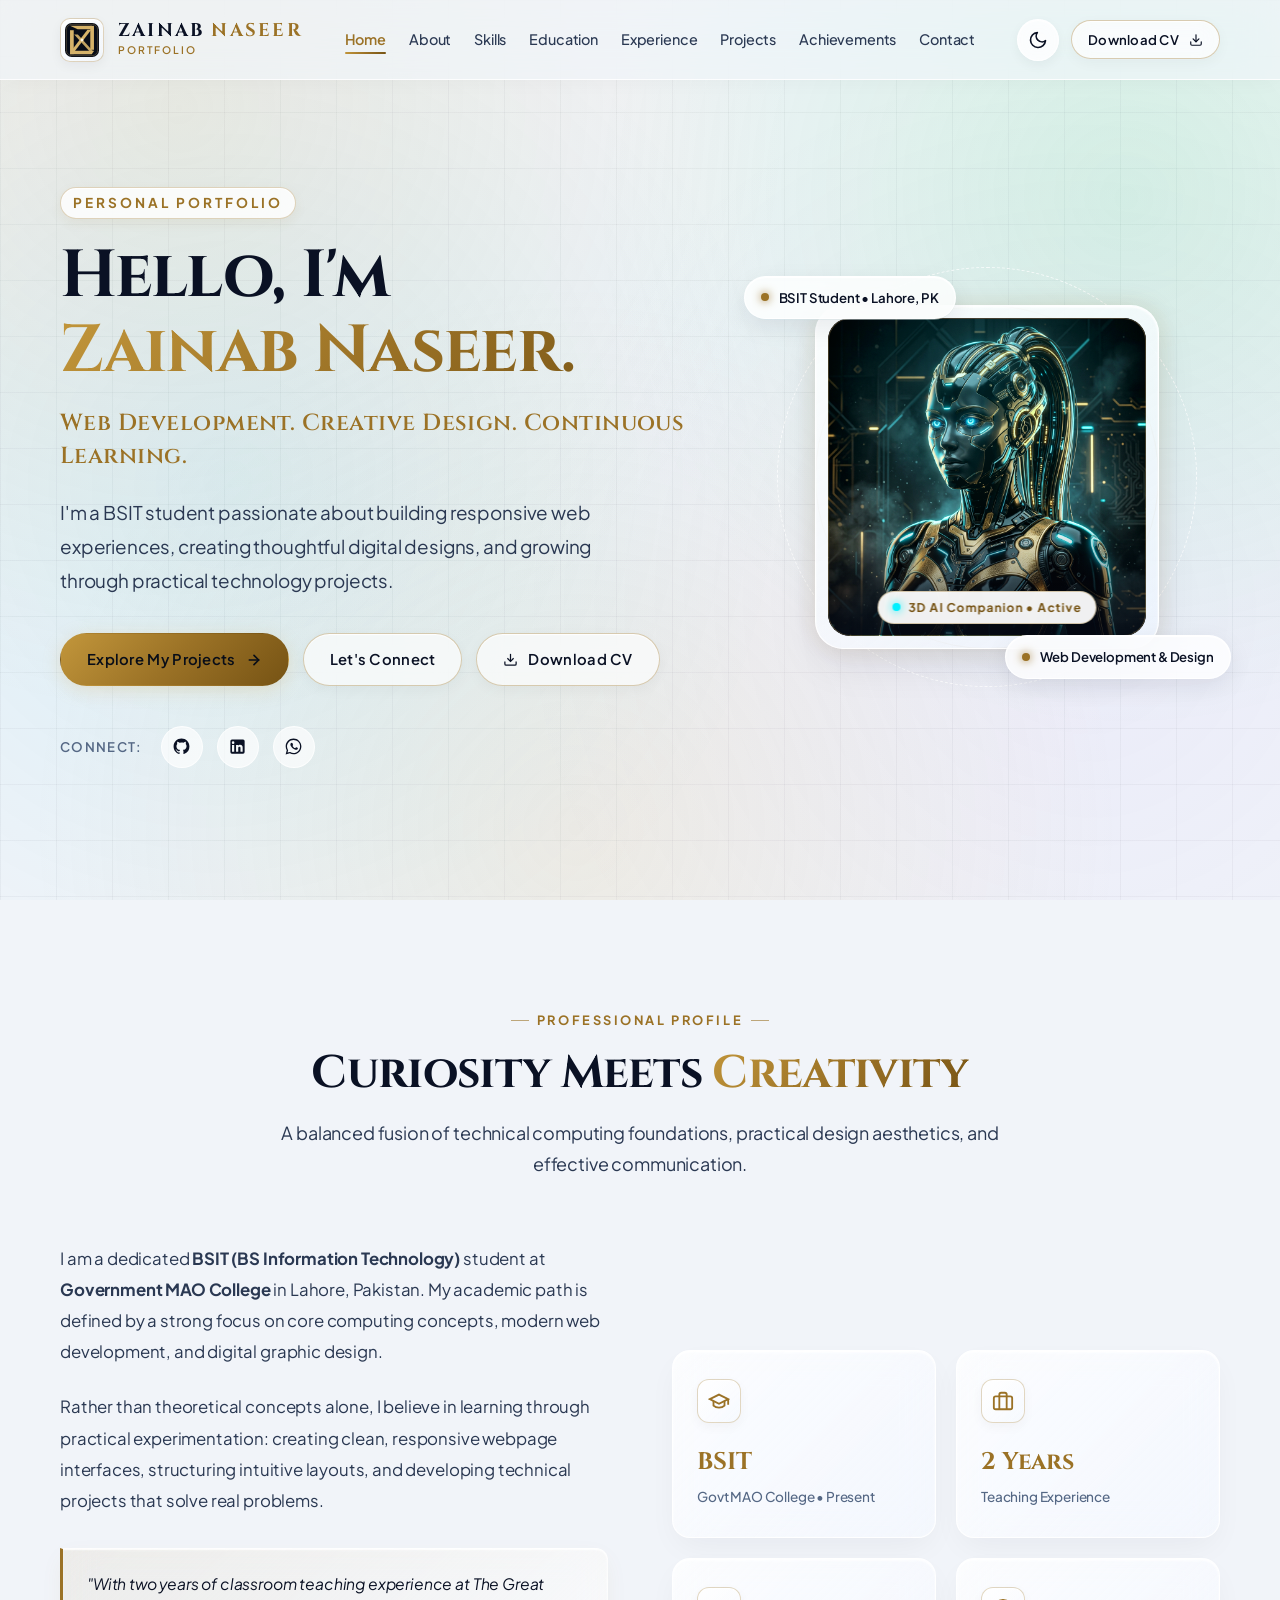
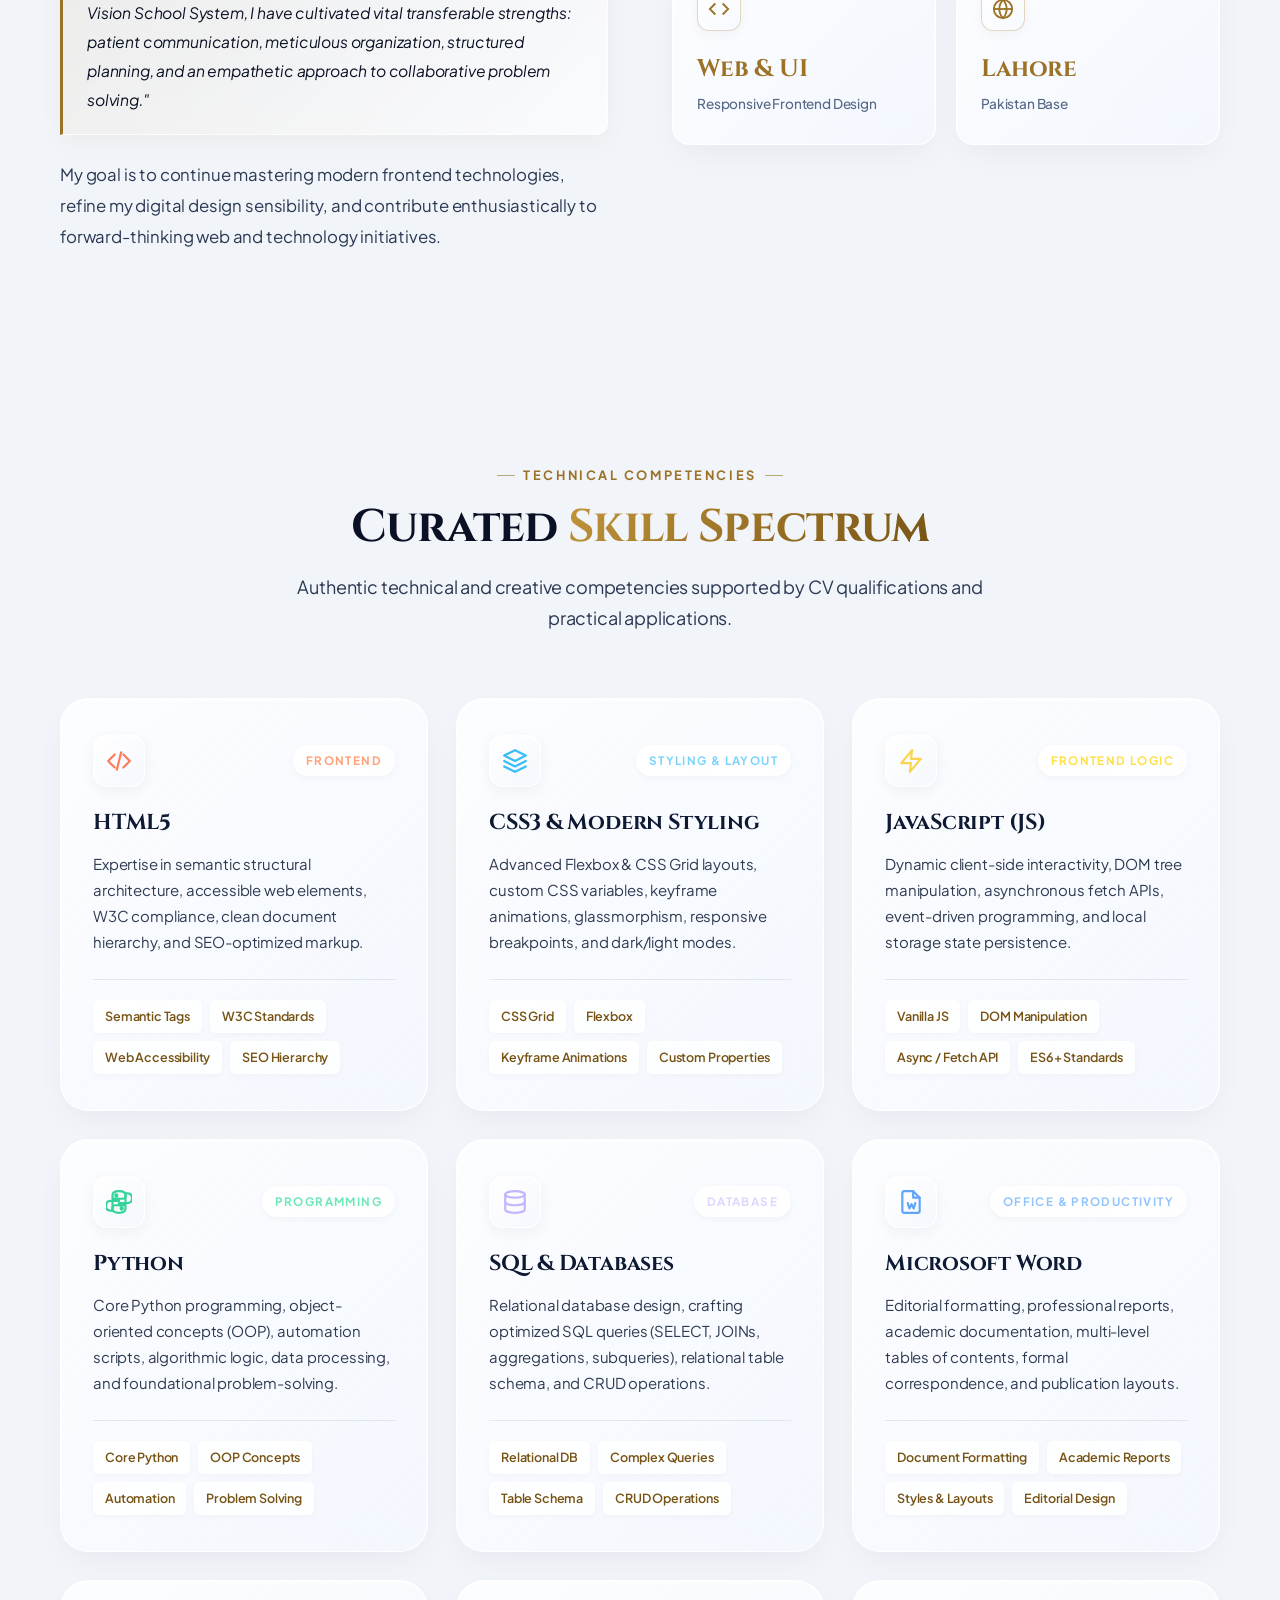
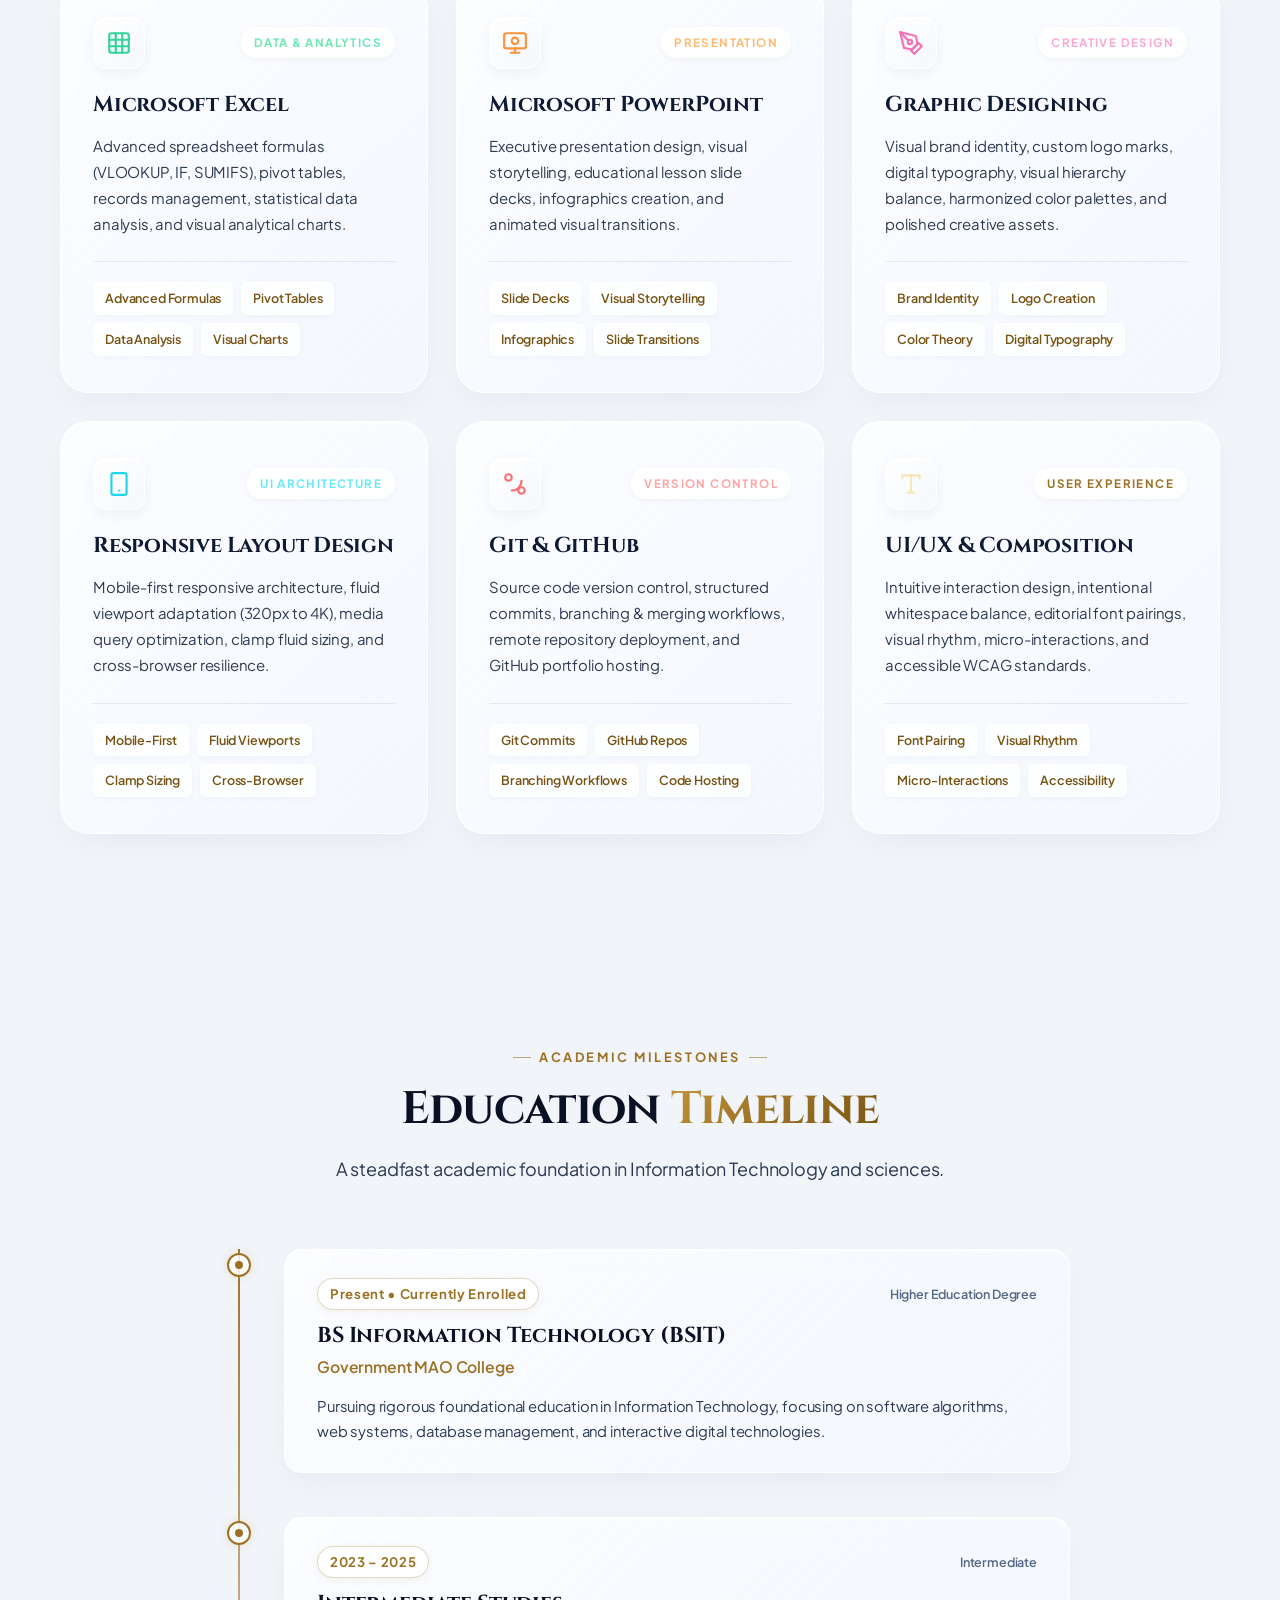
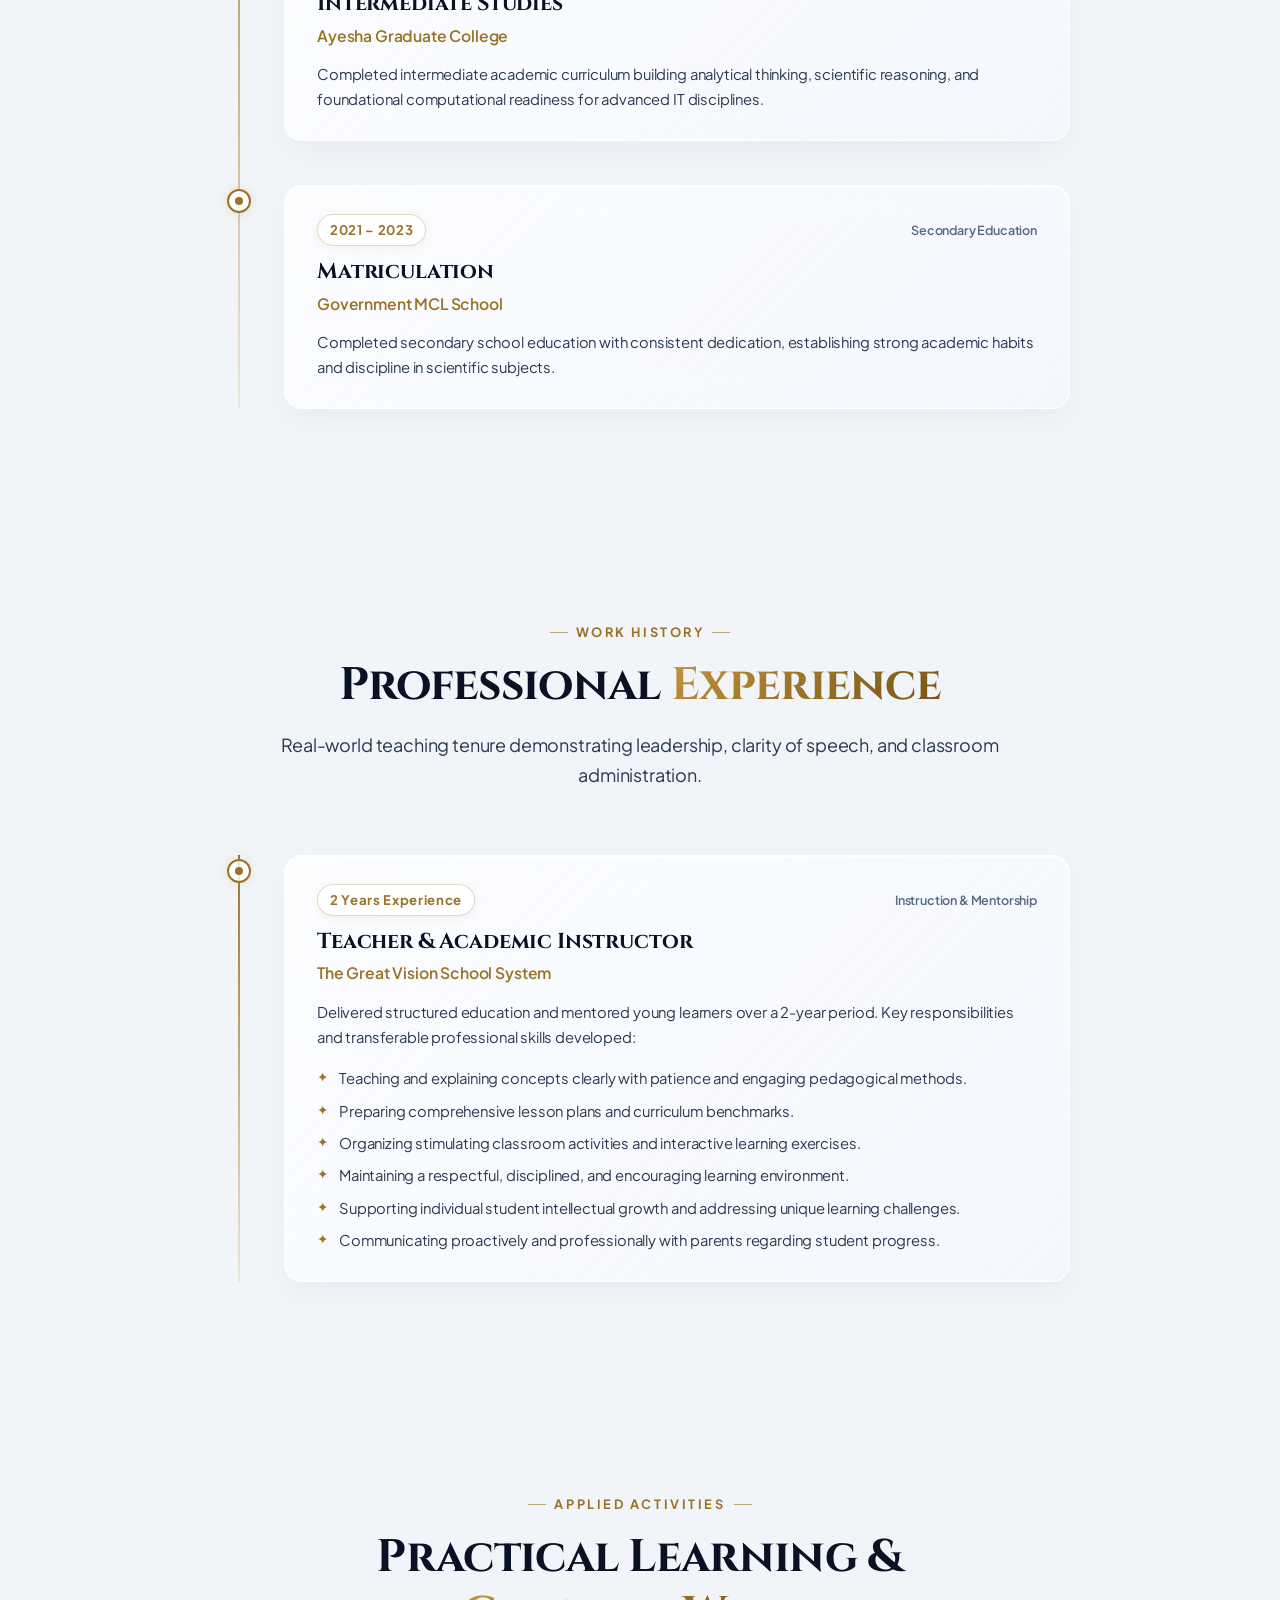
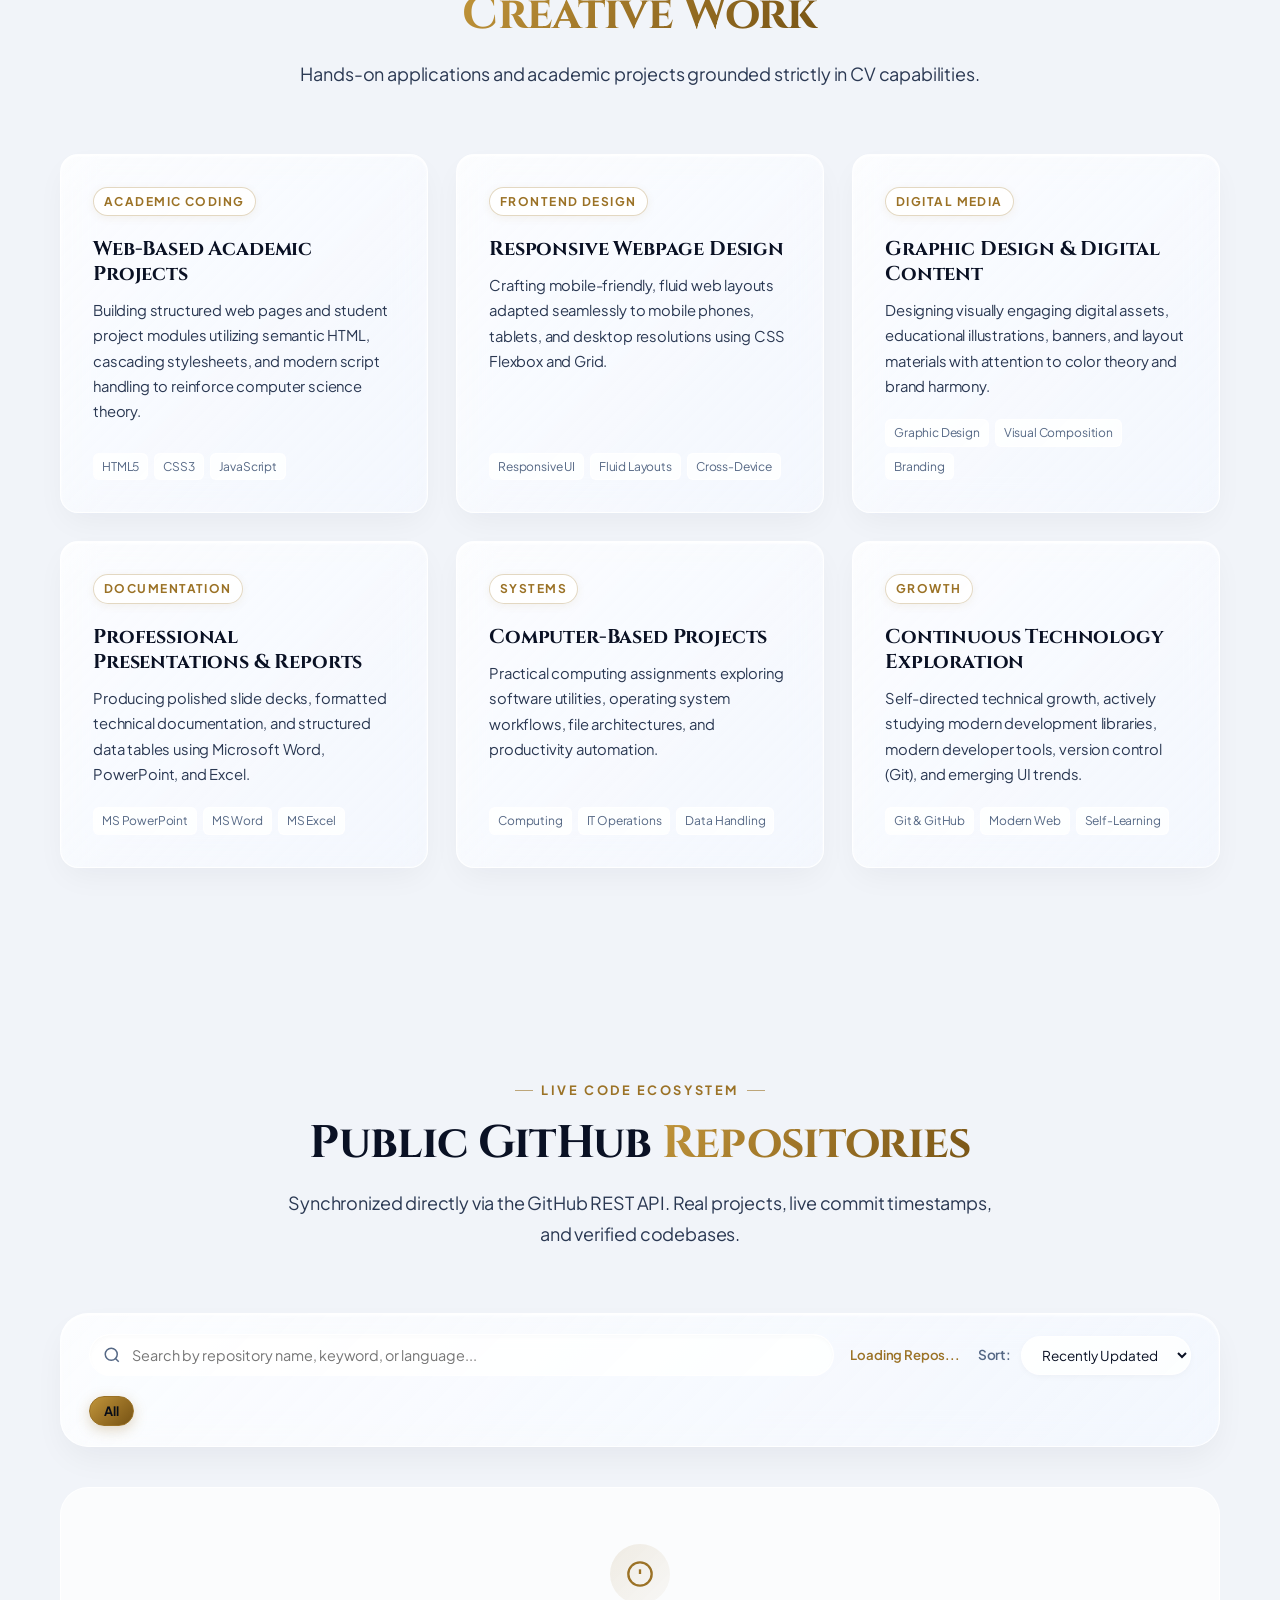
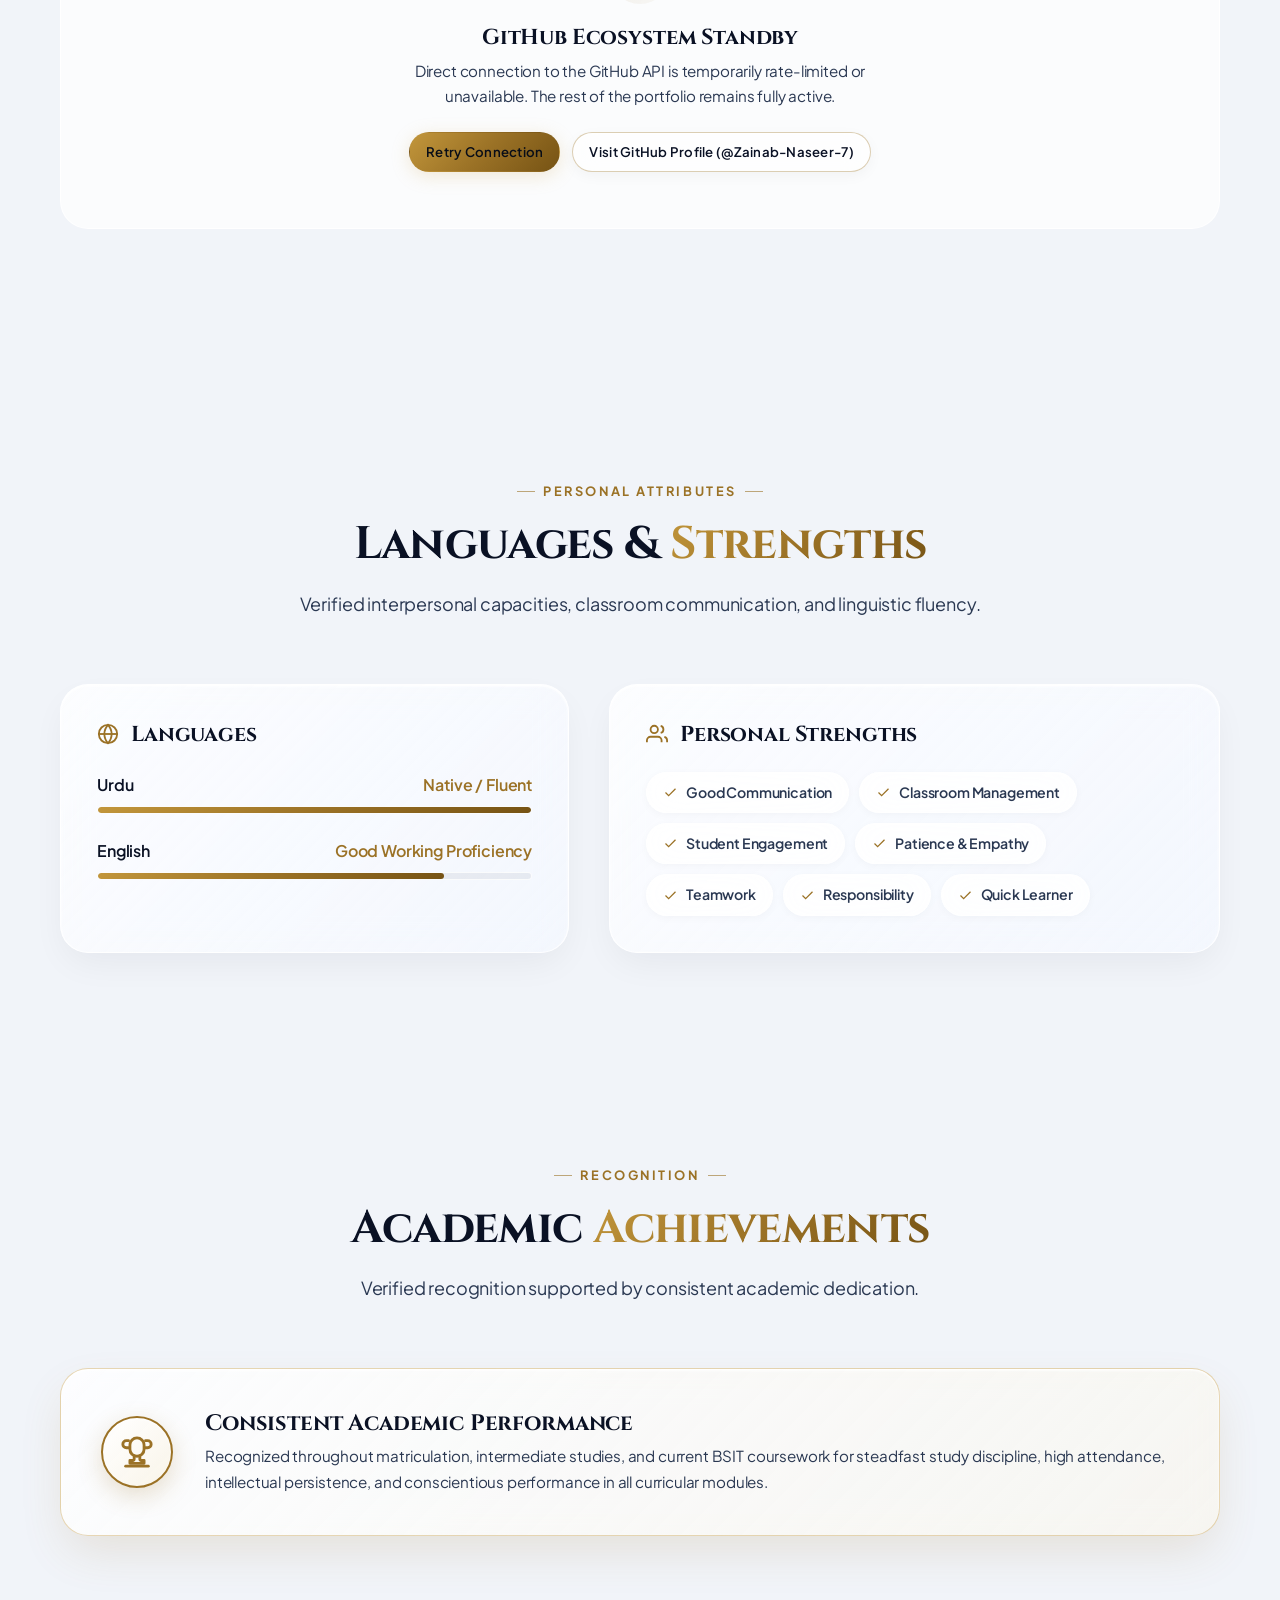
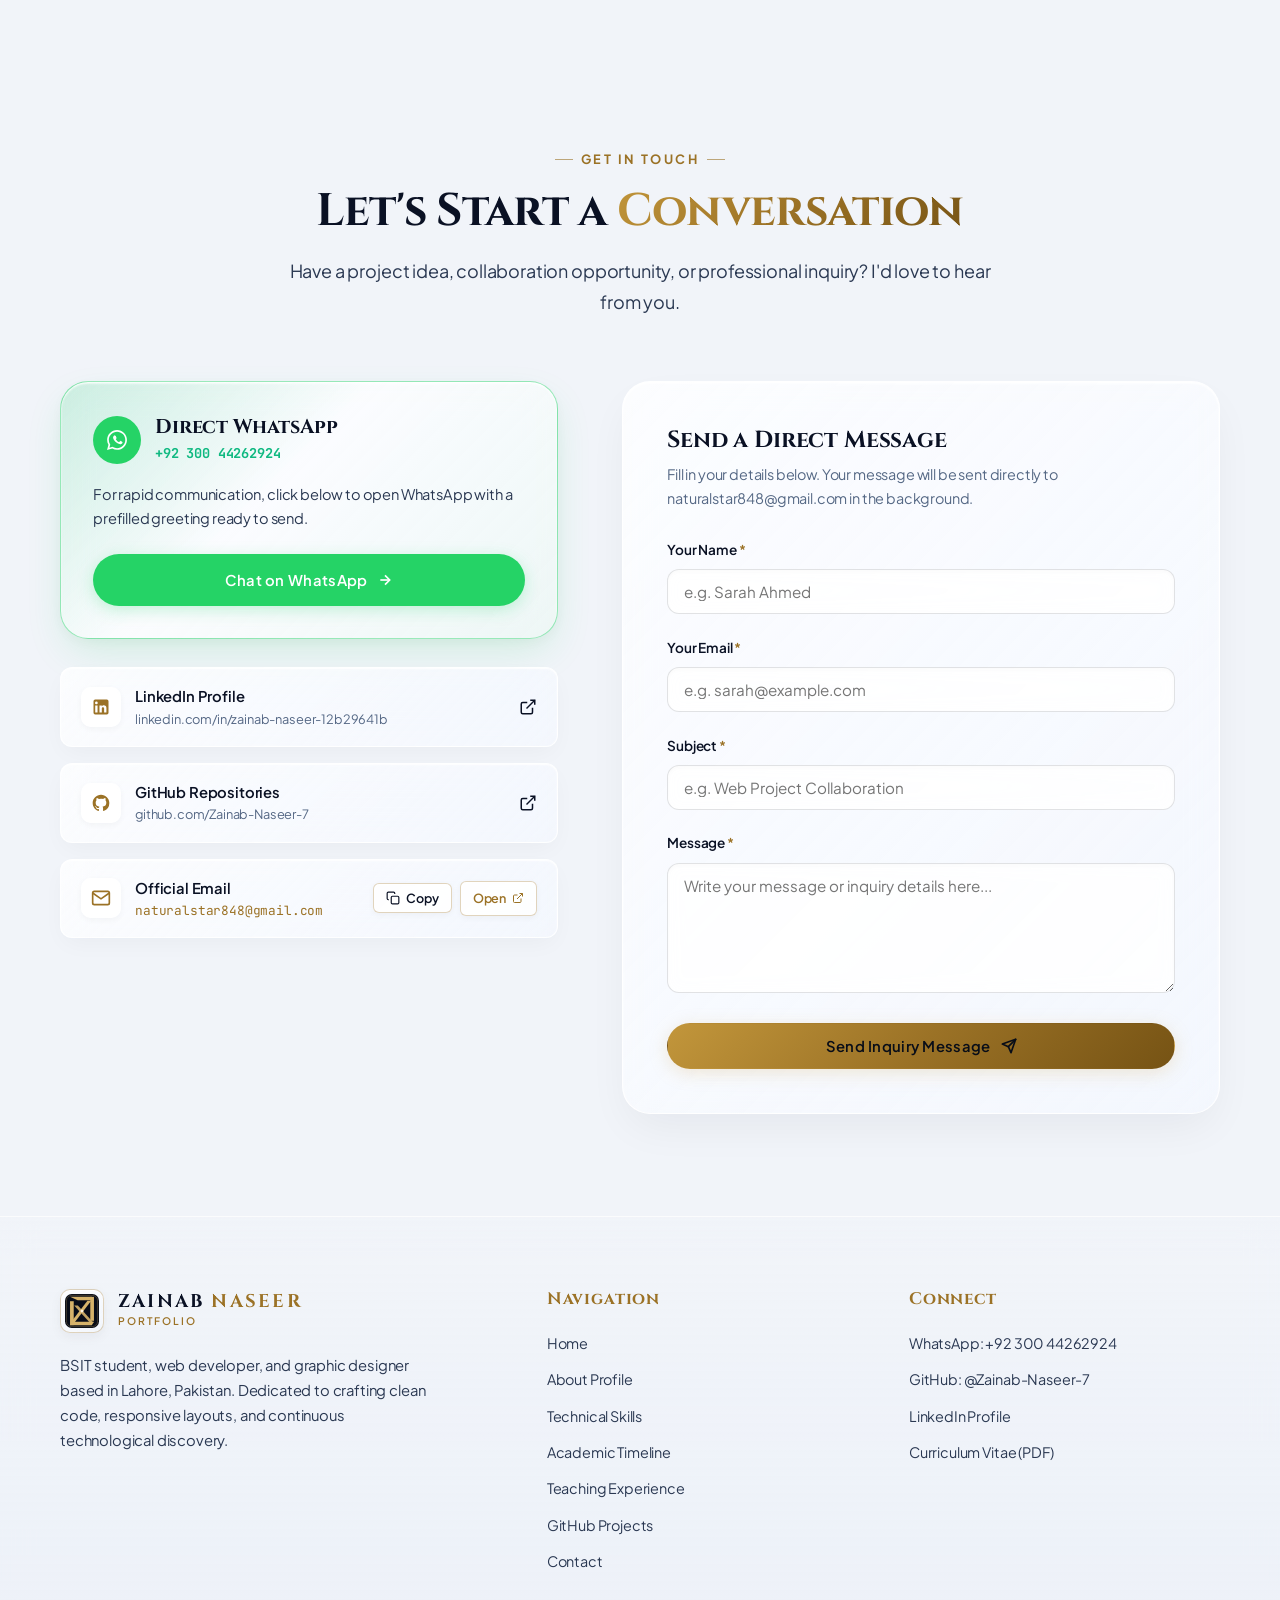
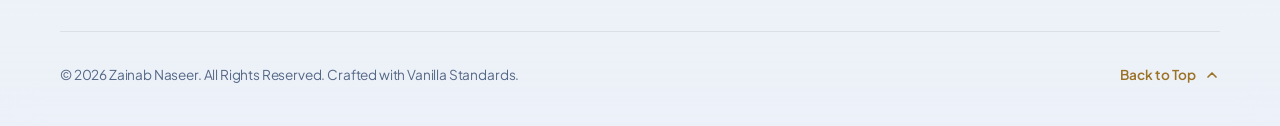
<file: index.html>
<!DOCTYPE html>
<html lang="en" data-theme="dark">
<head>
  <meta charset="UTF-8">
  <meta name="viewport" content="width=device-width, initial-scale=1.0">
  <title>Zainab Naseer — Signature Digital Universe | Web Developer &amp; Graphic Designer</title>

  <!-- Primary Meta SEO -->
  <meta name="description" content="Official portfolio of Zainab Naseer: BSIT student, web developer, and graphic designer based in Lahore, Pakistan. Explore interactive GitHub projects, academic timeline, and creative work.">
  <meta name="keywords" content="Zainab Naseer, Web Developer, Graphic Designer, BSIT Student, Lahore Pakistan, Portfolio, Frontend Engineer, HTML, CSS, JavaScript, Government MAO College">
  <meta name="author" content="Zainab Naseer">
  <meta name="robots" content="index, follow">

  <!-- Open Graph / Facebook -->
  <meta property="og:type" content="website">
  <meta property="og:title" content="Zainab Naseer — Signature Digital Universe">
  <meta property="og:description" content="BSIT Student, Web Developer &amp; Graphic Designer based in Lahore, Pakistan. Discover live GitHub repositories, education, and creative capabilities.">
  <meta property="og:image" content="./avatar.svg">
  <meta property="og:locale" content="en_US">

  <!-- Twitter Meta -->
  <meta name="twitter:card" content="summary_large_image">
  <meta name="twitter:title" content="Zainab Naseer — Signature Digital Universe">
  <meta name="twitter:description" content="BSIT Student, Web Developer &amp; Graphic Designer based in Lahore, Pakistan. Explore live GitHub projects and portfolio.">
  <meta name="twitter:image" content="./avatar.svg">

  <!-- Favicon References (Flat Root Path) -->
  <link rel="icon" type="image/svg+xml" href="./favicon.svg">
  <link rel="apple-touch-icon" href="./avatar.svg">

  <!-- Preload & Inline Critical Theme Script to Prevent Flash -->
  <script>
    (function() {
      try {
        var savedTheme = localStorage.getItem('zn_theme_preference');
        var prefersDark = window.matchMedia('(prefers-color-scheme: dark)').matches;
        var theme = savedTheme ? savedTheme : (prefersDark ? 'dark' : 'light');
        document.documentElement.setAttribute('data-theme', theme);
      } catch (e) {}
    })();
  </script>

  <!-- Master Stylesheet (Flat Root Path) -->
  <link rel="stylesheet" href="./style.css">

  <!-- Structured Data: Schema.org Person -->
  <script type="application/ld+json">
  {
    "@context": "https://schema.org",
    "@type": "Person",
    "name": "Zainab Naseer",
    "email": "naturalstar848@gmail.com",
    "jobTitle": "BSIT Student, Web Developer & Graphic Designer",
    "address": {
      "@type": "PostalAddress",
      "addressLocality": "Lahore",
      "addressCountry": "Pakistan"
    },
    "alumniOf": [
      {
        "@type": "EducationalOrganization",
        "name": "Government MAO College"
      },
      {
        "@type": "EducationalOrganization",
        "name": "Ayesha Graduate College"
      },
      {
        "@type": "EducationalOrganization",
        "name": "Government MCL School"
      }
    ],
    "sameAs": [
      "https://github.com/Zainab-Naseer-7",
      "https://www.linkedin.com/in/zainab-naseer-12b29641b"
    ],
    "knowsAbout": [
      "Web Development",
      "HTML5",
      "CSS3",
      "JavaScript",
      "Graphic Design",
      "Microsoft Office",
      "Information Technology"
    ]
  }
  </script>
</head>
<body>

  <!-- Screen Reader Accessible Skip Link -->
  <a href="#main-content" class="skip-link">Skip to main content</a>

  <!-- ==========================================================================
       SIGNATURE HEADER & LUXURY NAVIGATION
       ========================================================================== -->
  <header class="site-header" role="banner">
    <div class="container nav-container">
      
      <!-- Brand Logo / Monogram Link -->
      <a href="#hero" class="brand-link" aria-label="Zainab Naseer Homepage">
        <div class="brand-crest" aria-hidden="true">
          <!-- Embedded Crisp Vector Monogram -->
          <svg viewBox="0 0 100 100" width="100%" height="100%" fill="none">
            <rect width="100" height="100" rx="20" fill="#080D18" />
            <rect x="4" y="4" width="92" height="92" rx="16" stroke="#D6B36A" stroke-width="2" stroke-opacity="0.4" />
            <g transform="translate(50, 50) scale(0.32)">
              <path d="M-110 -130 L90 -130 L110 -98 L-40 -98 Z" fill="#D6B36A" />
              <path d="M-110 -90 L-76 -90 L-76 130 L-110 130 Z" fill="#D6B36A" />
              <path d="M85 -95 L-65 100 L-100 100 L50 -95 Z" fill="#D6B36A" />
              <path d="M-72 -50 L75 110 L108 110 L-38 -50 Z" fill="#D6B36A" fill-opacity="0.9" />
              <path d="M76 -130 L110 -130 L110 90 L76 90 Z" fill="#D6B36A" />
              <path d="M-90 98 L110 98 L90 130 L-110 130 Z" fill="#D6B36A" />
              <polygon points="0,-16 16,0 0,16 -16,0" fill="#FFF8E7" />
            </g>
          </svg>
        </div>
        <div class="brand-text-wrap">
          <span class="brand-name">ZAINAB <span>NASEER</span></span>
          <span class="brand-tag">PORTFOLIO</span>
        </div>
      </a>

      <!-- Desktop Nav Links -->
      <nav class="nav-menu" role="navigation" aria-label="Primary Navigation">
        <ul class="nav-links">
          <li><a href="#hero" class="nav-link active">Home</a></li>
          <li><a href="#about" class="nav-link">About</a></li>
          <li><a href="#skills" class="nav-link">Skills</a></li>
          <li><a href="#education" class="nav-link">Education</a></li>
          <li><a href="#experience" class="nav-link">Experience</a></li>
          <li><a href="#projects" class="nav-link">Projects</a></li>
          <li><a href="#achievements" class="nav-link">Achievements</a></li>
          <li><a href="#contact" class="nav-link">Contact</a></li>
        </ul>
      </nav>

      <!-- Nav Actions (Theme Toggle, Download CV, Mobile Toggle) -->
      <div class="nav-actions">
        <!-- Theme Toggle -->
        <button type="button" class="theme-toggle-btn" id="theme-toggle-btn" aria-label="Toggle theme mode" title="Toggle theme mode">
          <!-- Sun Icon -->
          <svg class="theme-icon-sun" viewBox="0 0 24 24" fill="none" stroke="currentColor" stroke-width="2" stroke-linecap="round" stroke-linejoin="round" aria-hidden="true">
            <circle cx="12" cy="12" r="5"></circle>
            <line x1="12" y1="1" x2="12" y2="3"></line>
            <line x1="12" y1="21" x2="12" y2="23"></line>
            <line x1="4.22" y1="4.22" x2="5.64" y2="5.64"></line>
            <line x1="18.36" y1="18.36" x2="19.78" y2="19.78"></line>
            <line x1="1" y1="12" x2="3" y2="12"></line>
            <line x1="21" y1="12" x2="23" y2="12"></line>
            <line x1="4.22" y1="19.78" x2="5.64" y2="18.36"></line>
            <line x1="18.36" y1="5.64" x2="19.78" y2="4.22"></line>
          </svg>
          <!-- Moon Icon -->
          <svg class="theme-icon-moon" viewBox="0 0 24 24" fill="none" stroke="currentColor" stroke-width="2" stroke-linecap="round" stroke-linejoin="round" aria-hidden="true">
            <path d="M21 12.79A9 9 0 1 1 11.21 3 7 7 0 0 0 21 12.79z"></path>
          </svg>
        </button>

        <!-- Download CV Header Button -->
        <a href="#cv-modal" class="btn btn-outline btn-sm js-download-cv">
          <span>Download CV</span>
          <svg width="14" height="14" viewBox="0 0 24 24" fill="none" stroke="currentColor" stroke-width="2" stroke-linecap="round" stroke-linejoin="round" aria-hidden="true">
            <path d="M21 15v4a2 2 0 0 1-2 2H5a2 2 0 0 1-2-2v-4"></path>
            <polyline points="7 10 12 15 17 10"></polyline>
            <line x1="12" y1="15" x2="12" y2="3"></line>
          </svg>
        </a>

        <!-- Mobile Menu Toggle Button -->
        <button type="button" class="mobile-toggle" id="mobile-toggle" aria-label="Toggle navigation drawer" aria-expanded="false" aria-controls="mobile-drawer">
          <span></span>
          <span></span>
          <span></span>
        </button>
      </div>

    </div>
  </header>

  <!-- Mobile Drawer & Backdrop Overlay -->
  <div class="mobile-nav-overlay" id="mobile-overlay" aria-hidden="true"></div>
  <aside class="mobile-nav-drawer" id="mobile-drawer" role="dialog" aria-modal="true" aria-label="Mobile Navigation">
    <div class="mobile-nav-header" style="margin-bottom: 2rem;">
      <span class="brand-name" style="font-size: 1.25rem;">ZAINAB <span style="color: var(--color-gold);">NASEER</span></span>
      <p style="font-size: 0.8rem; color: var(--color-gold); margin-top: 4px;">DIGITAL PORTFOLIO</p>
    </div>
    <ul class="mobile-nav-links">
      <li><a href="#hero" class="mobile-nav-link">Home</a></li>
      <li><a href="#about" class="mobile-nav-link">About</a></li>
      <li><a href="#skills" class="mobile-nav-link">Skills</a></li>
      <li><a href="#education" class="mobile-nav-link">Education</a></li>
      <li><a href="#experience" class="mobile-nav-link">Experience</a></li>
      <li><a href="#projects" class="mobile-nav-link">Projects</a></li>
      <li><a href="#achievements" class="mobile-nav-link">Achievements</a></li>
      <li><a href="#contact" class="mobile-nav-link">Contact</a></li>
    </ul>
    <div style="margin-top: auto; padding-top: 2rem; display: flex; flex-direction: column; gap: 12px;">
      <a href="#cv-modal" class="btn btn-outline js-download-cv">
        Download CV
      </a>
      <a href="https://wa.me/92300442924" class="btn btn-whatsapp js-whatsapp-link">
        Chat on WhatsApp
      </a>
    </div>
  </aside>

  <!-- ==========================================================================
       MAIN CONTENT CONTAINER
       ========================================================================== -->
  <main id="main-content">

    <!-- ==========================================================================
         01. SIGNATURE HERO EXPERIENCE
         ========================================================================== -->
    <section class="hero-section" id="hero" aria-labelledby="hero-heading">
      <div class="container hero-grid">
        
        <!-- Left Hero Column -->
        <div class="hero-content">
          <div class="hero-eyebrow">
            <span class="hero-eyebrow-badge">PERSONAL PORTFOLIO</span>
          </div>

          <h1 class="hero-title" id="hero-heading">
            Hello, I'm <span>Zainab Naseer.</span>
          </h1>

          <div class="hero-subtitle">
            Web Development. Creative Design. Continuous Learning.
          </div>

          <p class="hero-description">
            I'm a BSIT student passionate about building responsive web experiences, creating thoughtful digital designs, and growing through practical technology projects.
          </p>

          <!-- Call to Actions -->
          <div class="hero-cta-group">
            <a href="#projects" class="btn btn-primary">
              <span>Explore My Projects</span>
              <svg width="16" height="16" viewBox="0 0 24 24" fill="none" stroke="currentColor" stroke-width="2.5" stroke-linecap="round" stroke-linejoin="round" aria-hidden="true">
                <line x1="5" y1="12" x2="19" y2="12"></line>
                <polyline points="12 5 19 12 12 19"></polyline>
              </svg>
            </a>

            <a href="#contact" class="btn btn-outline">
              <span>Let's Connect</span>
            </a>

            <a href="#cv-modal" class="btn btn-outline js-download-cv" title="Download CV">
              <svg width="15" height="15" viewBox="0 0 24 24" fill="none" stroke="currentColor" stroke-width="2" aria-hidden="true">
                <path d="M21 15v4a2 2 0 0 1-2 2H5a2 2 0 0 1-2-2v-4"></path>
                <polyline points="7 10 12 15 17 10"></polyline>
                <line x1="12" y1="15" x2="12" y2="3"></line>
              </svg>
              <span>Download CV</span>
            </a>
          </div>

          <!-- Social Quick Links -->
          <div class="hero-socials">
            <span class="hero-social-label">Connect:</span>
            
            <a href="https://github.com/Zainab-Naseer-7" target="_blank" rel="noopener noreferrer" class="btn-icon" aria-label="Visit Zainab Naseer on GitHub">
              <svg width="19" height="19" viewBox="0 0 24 24" fill="currentColor" aria-hidden="true">
                <path fill-rule="evenodd" clip-rule="evenodd" d="M12 2C6.477 2 2 6.484 2 12.017c0 4.425 2.865 8.18 6.839 9.504.5.092.682-.217.682-.483 0-.237-.008-.868-.013-1.703-2.782.605-3.369-1.343-3.369-1.343-.454-1.158-1.11-1.466-1.11-1.466-.908-.62.069-.608.069-.608 1.003.07 1.53 1.032 1.53 1.032.892 1.53 2.341 1.088 2.91.832.092-.647.35-1.088.636-1.338-2.22-.253-4.555-1.113-4.555-4.951 0-1.093.39-1.988 1.029-2.688-.103-.253-.446-1.272.098-2.65 0 0 .84-.27 2.75 1.026A9.564 9.564 0 0112 6.844c.85.004 1.705.115 2.504.337 1.909-1.296 2.747-1.027 2.747-1.027.546 1.379.202 2.398.1 2.651.64.7 1.028 1.595 1.028 2.688 0 3.848-2.339 4.695-4.566 4.943.359.309.678.92.678 1.855 0 1.338-.012 2.419-.012 2.747 0 .268.18.58.688.482A10.019 10.019 0 0022 12.017C22 6.484 17.522 2 12 2z"></path>
              </svg>
            </a>

            <a href="https://www.linkedin.com/in/zainab-naseer-12b29641b" target="_blank" rel="noopener noreferrer" class="btn-icon" aria-label="Visit Zainab Naseer on LinkedIn">
              <svg width="19" height="19" viewBox="0 0 24 24" fill="currentColor" aria-hidden="true">
                <path d="M19 3a2 2 0 0 1 2 2v14a2 2 0 0 1-2 2H5a2 2 0 0 1-2-2V5a2 2 0 0 1 2-2h14m-.5 15.5v-5.3a3.26 3.26 0 0 0-3.26-3.26c-.85 0-1.84.52-2.28 1.3v-1.11h-2.79v8.37h2.79v-4.93c0-.77.62-1.4 1.39-1.4a1.4 1.4 0 0 1 1.4 1.4v4.93h2.75M6.46 8.76a1.64 1.64 0 0 0 0-3.28 1.64 1.64 0 0 0 0 3.28M5.07 18.5h2.78v-8.37H5.07v8.37z"></path>
              </svg>
            </a>

            <a href="https://wa.me/92300442924" class="btn-icon js-whatsapp-link" aria-label="Open WhatsApp conversation with Zainab Naseer">
              <svg width="19" height="19" viewBox="0 0 24 24" fill="currentColor" aria-hidden="true">
                <path d="M12.04 2C6.58 2 2.13 6.45 2.13 11.91C2.13 13.66 2.59 15.36 3.45 16.86L2.05 22L7.3 20.62C8.75 21.41 10.38 21.83 12.04 21.83C17.5 21.83 21.95 17.38 21.95 11.92C21.95 9.27 20.92 6.78 19.05 4.91C17.18 3.03 14.69 2 12.04 2M12.05 3.67C14.25 3.67 16.31 4.53 17.87 6.09C19.42 7.65 20.28 9.72 20.28 11.92C20.28 16.46 16.58 20.15 12.04 20.15C10.56 20.15 9.11 19.76 7.85 19L7.55 18.83L4.43 19.65L5.26 16.61L5.06 16.29C4.24 14.99 3.81 13.47 3.81 11.91C3.81 7.37 7.5 3.67 12.05 3.67M9.53 7.33C9.37 7.33 9.12 7.39 8.9 7.63C8.68 7.87 8.07 8.44 8.07 9.61C8.07 10.78 8.92 11.91 9.04 12.07C9.16 12.23 10.67 14.56 13 15.56C13.55 15.8 13.98 15.94 14.32 16.05C14.88 16.23 15.39 16.2 15.79 16.14C16.24 16.07 17.18 15.57 17.37 15.02C17.56 14.47 17.56 14 17.5 13.9C17.44 13.8 17.29 13.74 17.07 13.63C16.85 13.52 15.77 12.99 15.57 12.92C15.37 12.85 15.22 12.81 15.07 13.04C14.92 13.27 14.5 13.78 14.37 13.93C14.24 14.08 14.11 14.1 13.89 13.99C13.67 13.88 12.96 13.65 12.11 12.89C11.45 12.3 11 11.57 10.87 11.35C10.74 11.13 10.86 11.01 10.97 10.9C11.07 10.8 11.19 10.64 11.3 10.51C11.41 10.38 11.45 10.28 11.52 10.14C11.59 10 11.55 9.87 11.5 9.76C11.45 9.65 11 8.55 10.81 8.09C10.63 7.64 10.45 7.7 10.31 7.7L9.89 7.7C9.74 7.7 9.53 7.33 9.53 7.33Z"></path>
              </svg>
            </a>
          </div>
        </div>

        <!-- Right Hero Visual Composition: Geometric Emblem & Orbital Accents -->
        <div class="hero-visual" aria-hidden="true">
          <div class="emblem-wrapper">
            <!-- Rotating Architectural Rings -->
            <div class="orbital-ring ring-outer"></div>
            <div class="orbital-ring ring-middle"></div>
            <div class="orbital-ring ring-inner"></div>

            <!-- Floating Badges -->
            <div class="floating-badge badge-top">
              <span class="badge-dot"></span>
              <span>BSIT Student • Lahore, PK</span>
            </div>

            <div class="floating-badge badge-bottom">
              <span class="badge-dot"></span>
              <span>Web Development &amp; Design</span>
            </div>

            <!-- Center Luxury 3D Cybernetic AI Companion (Robot Girl) -->
            <div class="emblem-core robot-3d-core" aria-label="Futuristic Luxury 3D Female Android Companion">
              <div class="robot-3d-wrapper">
                <img src="./robot-girl-3d.jpg" alt="Futuristic 3D Cybernetic Female Robot with Luxury Gold and Obsidian Armor" class="robot-3d-img" id="robot-3d-avatar" loading="eager" width="450" height="450" />
                <div class="robot-3d-glow-ring"></div>
                <div class="robot-3d-status-pill">
                  <span class="status-live-dot"></span>
                  <span>3D AI Companion • Active</span>
                </div>
              </div>
            </div>
          </div>
        </div>

      </div>
    </section>

    <!-- ==========================================================================
         02. PROFESSIONAL PROFILE / EDITORIAL ABOUT
         ========================================================================== -->
    <section class="section" id="about" aria-labelledby="about-heading">
      <div class="container">
        
        <header class="section-header">
          <div class="section-eyebrow">Professional Profile</div>
          <h2 class="section-title" id="about-heading">Curiosity Meets <span class="text-gold">Creativity</span></h2>
          <p class="section-subtitle">A balanced fusion of technical computing foundations, practical design aesthetics, and effective communication.</p>
        </header>

        <div class="about-grid">
          <!-- Editorial Narrative -->
          <div class="about-narrative">
            <p>
              I am a dedicated <strong>BSIT (BS Information Technology)</strong> student at <strong>Government MAO College</strong> in Lahore, Pakistan. My academic path is defined by a strong focus on core computing concepts, modern web development, and digital graphic design.
            </p>
            <p>
              Rather than theoretical concepts alone, I believe in learning through practical experimentation: creating clean, responsive webpage interfaces, structuring intuitive layouts, and developing technical projects that solve real problems.
            </p>
            
            <div class="about-highlight-box">
              <p>
                "With two years of classroom teaching experience at The Great Vision School System, I have cultivated vital transferable strengths: patient communication, meticulous organization, structured planning, and an empathetic approach to collaborative problem solving."
              </p>
            </div>

            <p>
              My goal is to continue mastering modern frontend technologies, refine my digital design sensibility, and contribute enthusiastically to forward-thinking web and technology initiatives.
            </p>
          </div>

          <!-- Key Fact Cards Grid -->
          <div class="about-cards-grid">
            
            <div class="fact-card">
              <div class="fact-icon" aria-hidden="true">
                <svg width="22" height="22" viewBox="0 0 24 24" fill="none" stroke="currentColor" stroke-width="2">
                  <path d="M22 10v6M2 10l10-5 10 5-10 5z"></path>
                  <path d="M6 12v5c3 3 9 3 12 0v-5"></path>
                </svg>
              </div>
              <span class="fact-number">BSIT</span>
              <span class="fact-label">Govt MAO College • Present</span>
            </div>

            <div class="fact-card">
              <div class="fact-icon" aria-hidden="true">
                <svg width="22" height="22" viewBox="0 0 24 24" fill="none" stroke="currentColor" stroke-width="2">
                  <rect x="2" y="7" width="20" height="14" rx="2" ry="2"></rect>
                  <path d="M16 21V5a2 2 0 0 0-2-2h-4a2 2 0 0 0-2 2v16"></path>
                </svg>
              </div>
              <span class="fact-number">2 Years</span>
              <span class="fact-label">Teaching Experience</span>
            </div>

            <div class="fact-card">
              <div class="fact-icon" aria-hidden="true">
                <svg width="22" height="22" viewBox="0 0 24 24" fill="none" stroke="currentColor" stroke-width="2">
                  <polyline points="16 18 22 12 16 6"></polyline>
                  <polyline points="8 6 2 12 8 18"></polyline>
                </svg>
              </div>
              <span class="fact-number">Web &amp; UI</span>
              <span class="fact-label">Responsive Frontend Design</span>
            </div>

            <div class="fact-card">
              <div class="fact-icon" aria-hidden="true">
                <svg width="22" height="22" viewBox="0 0 24 24" fill="none" stroke="currentColor" stroke-width="2">
                  <circle cx="12" cy="12" r="10"></circle>
                  <path d="M12 2a14.5 14.5 0 0 0 0 20 14.5 14.5 0 0 0 0-20"></path>
                  <path d="M2 12h20"></path>
                </svg>
              </div>
              <span class="fact-number">Lahore</span>
              <span class="fact-label">Pakistan Base</span>
            </div>

          </div>
        </div>

      </div>
    </section>

    <!-- ==========================================================================
         03. SKILLS EXPERIENCE (3 Curated Visual Categories)
         ========================================================================== -->
    <section class="section" id="skills" aria-labelledby="skills-heading">
      <div class="container">
        
        <header class="section-header">
          <div class="section-eyebrow">Technical Competencies</div>
          <h2 class="section-title" id="skills-heading">Curated <span class="text-gold">Skill Spectrum</span></h2>
          <p class="section-subtitle">Authentic technical and creative competencies supported by CV qualifications and practical applications.</p>
        </header>

        <div class="skills-grid">

          <!-- Skill Box 1: HTML5 -->
          <article class="skill-box-card skill-theme-html" aria-label="Skill: HTML5">
            <div class="skill-box-header">
              <div class="skill-box-icon" aria-hidden="true">
                <svg width="26" height="26" viewBox="0 0 24 24" fill="none" stroke="currentColor" stroke-width="2" stroke-linecap="round" stroke-linejoin="round">
                  <polyline points="16 18 22 12 16 6"></polyline>
                  <polyline points="8 6 2 12 8 18"></polyline>
                  <line x1="14" y1="4" x2="10" y2="20"></line>
                </svg>
              </div>
              <span class="skill-category-badge">FRONTEND</span>
            </div>
            <h3 class="skill-box-title">HTML5</h3>
            <p class="skill-box-description">
              Expertise in semantic structural architecture, accessible web elements, W3C compliance, clean document hierarchy, and SEO-optimized markup.
            </p>
            <div class="skill-box-tags">
              <span class="skill-box-tag">Semantic Tags</span>
              <span class="skill-box-tag">W3C Standards</span>
              <span class="skill-box-tag">Web Accessibility</span>
              <span class="skill-box-tag">SEO Hierarchy</span>
            </div>
          </article>

          <!-- Skill Box 2: CSS3 -->
          <article class="skill-box-card skill-theme-css" aria-label="Skill: CSS3">
            <div class="skill-box-header">
              <div class="skill-box-icon" aria-hidden="true">
                <svg width="26" height="26" viewBox="0 0 24 24" fill="none" stroke="currentColor" stroke-width="2" stroke-linecap="round" stroke-linejoin="round">
                  <path d="M12 2L2 7l10 5 10-5-10-5zM2 17l10 5 10-5M2 12l10 5 10-5"></path>
                </svg>
              </div>
              <span class="skill-category-badge">STYLING &amp; LAYOUT</span>
            </div>
            <h3 class="skill-box-title">CSS3 &amp; Modern Styling</h3>
            <p class="skill-box-description">
              Advanced Flexbox &amp; CSS Grid layouts, custom CSS variables, keyframe animations, glassmorphism, responsive breakpoints, and dark/light modes.
            </p>
            <div class="skill-box-tags">
              <span class="skill-box-tag">CSS Grid</span>
              <span class="skill-box-tag">Flexbox</span>
              <span class="skill-box-tag">Keyframe Animations</span>
              <span class="skill-box-tag">Custom Properties</span>
            </div>
          </article>

          <!-- Skill Box 3: JavaScript -->
          <article class="skill-box-card skill-theme-js" aria-label="Skill: JavaScript">
            <div class="skill-box-header">
              <div class="skill-box-icon" aria-hidden="true">
                <svg width="26" height="26" viewBox="0 0 24 24" fill="none" stroke="currentColor" stroke-width="2" stroke-linecap="round" stroke-linejoin="round">
                  <polygon points="13 2 3 14 12 14 11 22 21 10 12 10 13 2"></polygon>
                </svg>
              </div>
              <span class="skill-category-badge">FRONTEND LOGIC</span>
            </div>
            <h3 class="skill-box-title">JavaScript (JS)</h3>
            <p class="skill-box-description">
              Dynamic client-side interactivity, DOM tree manipulation, asynchronous fetch APIs, event-driven programming, and local storage state persistence.
            </p>
            <div class="skill-box-tags">
              <span class="skill-box-tag">Vanilla JS</span>
              <span class="skill-box-tag">DOM Manipulation</span>
              <span class="skill-box-tag">Async / Fetch API</span>
              <span class="skill-box-tag">ES6+ Standards</span>
            </div>
          </article>

          <!-- Skill Box 4: Python -->
          <article class="skill-box-card skill-theme-python" aria-label="Skill: Python">
            <div class="skill-box-header">
              <div class="skill-box-icon" aria-hidden="true">
                <svg width="26" height="26" viewBox="0 0 24 24" fill="none" stroke="currentColor" stroke-width="2" stroke-linecap="round" stroke-linejoin="round">
                  <path d="M12 2C8 2 6 3.5 6 6v3h6v2H4c-2.5 0-4 1.5-4 4.5S1.5 20 4 20h2v-2.5c0-1.5 1-2.5 2.5-2.5h7c1.5 0 2.5-1 2.5-2.5V6c0-2.5-2-4-6-4zm-2.5 3a1 1 0 1 1 0 2 1 1 0 0 1 0-2z"></path>
                  <path d="M12 22c4 0 6-1.5 6-4v-3h-6v-2h8c2.5 0 4-1.5 4-4.5S22.5 4 20 4h-2v2.5c0 1.5-1 2.5-2.5 2.5h-7C7 9 6 10 6 11.5V18c0 2.5 2 4 6 4zm2.5-3a1 1 0 1 1 0-2 1 1 0 0 1 0 2z"></path>
                </svg>
              </div>
              <span class="skill-category-badge">PROGRAMMING</span>
            </div>
            <h3 class="skill-box-title">Python</h3>
            <p class="skill-box-description">
              Core Python programming, object-oriented concepts (OOP), automation scripts, algorithmic logic, data processing, and foundational problem-solving.
            </p>
            <div class="skill-box-tags">
              <span class="skill-box-tag">Core Python</span>
              <span class="skill-box-tag">OOP Concepts</span>
              <span class="skill-box-tag">Automation</span>
              <span class="skill-box-tag">Problem Solving</span>
            </div>
          </article>

          <!-- Skill Box 5: SQL & Databases -->
          <article class="skill-box-card skill-theme-sql" aria-label="Skill: SQL and Databases">
            <div class="skill-box-header">
              <div class="skill-box-icon" aria-hidden="true">
                <svg width="26" height="26" viewBox="0 0 24 24" fill="none" stroke="currentColor" stroke-width="2" stroke-linecap="round" stroke-linejoin="round">
                  <ellipse cx="12" cy="5" rx="9" ry="3"></ellipse>
                  <path d="M21 12c0 1.66-4 3-9 3s-9-1.34-9-3"></path>
                  <path d="M3 5v14c0 1.66 4 3 9 3s9-1.34 9-3V5"></path>
                </svg>
              </div>
              <span class="skill-category-badge">DATABASE</span>
            </div>
            <h3 class="skill-box-title">SQL &amp; Databases</h3>
            <p class="skill-box-description">
              Relational database design, crafting optimized SQL queries (SELECT, JOINs, aggregations, subqueries), relational table schema, and CRUD operations.
            </p>
            <div class="skill-box-tags">
              <span class="skill-box-tag">Relational DB</span>
              <span class="skill-box-tag">Complex Queries</span>
              <span class="skill-box-tag">Table Schema</span>
              <span class="skill-box-tag">CRUD Operations</span>
            </div>
          </article>

          <!-- Skill Box 6: Microsoft Word -->
          <article class="skill-box-card skill-theme-word" aria-label="Skill: Microsoft Word">
            <div class="skill-box-header">
              <div class="skill-box-icon" aria-hidden="true">
                <svg width="26" height="26" viewBox="0 0 24 24" fill="none" stroke="currentColor" stroke-width="2" stroke-linecap="round" stroke-linejoin="round">
                  <path d="M14 2H6a2 2 0 0 0-2 2v16a2 2 0 0 0 2 2h12a2 2 0 0 0 2-2V8z"></path>
                  <polyline points="14 2 14 8 20 8"></polyline>
                  <path d="M9 13l1.5 5 2-4 2 4 1.5-5"></path>
                </svg>
              </div>
              <span class="skill-category-badge">OFFICE &amp; PRODUCTIVITY</span>
            </div>
            <h3 class="skill-box-title">Microsoft Word</h3>
            <p class="skill-box-description">
              Editorial formatting, professional reports, academic documentation, multi-level tables of contents, formal correspondence, and publication layouts.
            </p>
            <div class="skill-box-tags">
              <span class="skill-box-tag">Document Formatting</span>
              <span class="skill-box-tag">Academic Reports</span>
              <span class="skill-box-tag">Styles &amp; Layouts</span>
              <span class="skill-box-tag">Editorial Design</span>
            </div>
          </article>

          <!-- Skill Box 7: Microsoft Excel -->
          <article class="skill-box-card skill-theme-excel" aria-label="Skill: Microsoft Excel">
            <div class="skill-box-header">
              <div class="skill-box-icon" aria-hidden="true">
                <svg width="26" height="26" viewBox="0 0 24 24" fill="none" stroke="currentColor" stroke-width="2" stroke-linecap="round" stroke-linejoin="round">
                  <rect x="3" y="3" width="18" height="18" rx="2" ry="2"></rect>
                  <line x1="3" y1="9" x2="21" y2="9"></line>
                  <line x1="3" y1="15" x2="21" y2="15"></line>
                  <line x1="9" y1="3" x2="9" y2="21"></line>
                  <line x1="15" y1="3" x2="15" y2="21"></line>
                </svg>
              </div>
              <span class="skill-category-badge">DATA &amp; ANALYTICS</span>
            </div>
            <h3 class="skill-box-title">Microsoft Excel</h3>
            <p class="skill-box-description">
              Advanced spreadsheet formulas (VLOOKUP, IF, SUMIFS), pivot tables, records management, statistical data analysis, and visual analytical charts.
            </p>
            <div class="skill-box-tags">
              <span class="skill-box-tag">Advanced Formulas</span>
              <span class="skill-box-tag">Pivot Tables</span>
              <span class="skill-box-tag">Data Analysis</span>
              <span class="skill-box-tag">Visual Charts</span>
            </div>
          </article>

          <!-- Skill Box 8: Microsoft PowerPoint -->
          <article class="skill-box-card skill-theme-powerpoint" aria-label="Skill: Microsoft PowerPoint">
            <div class="skill-box-header">
              <div class="skill-box-icon" aria-hidden="true">
                <svg width="26" height="26" viewBox="0 0 24 24" fill="none" stroke="currentColor" stroke-width="2" stroke-linecap="round" stroke-linejoin="round">
                  <rect x="2" y="3" width="20" height="14" rx="2" ry="2"></rect>
                  <line x1="8" y1="21" x2="16" y2="21"></line>
                  <line x1="12" y1="17" x2="12" y2="21"></line>
                  <circle cx="12" cy="10" r="3"></circle>
                </svg>
              </div>
              <span class="skill-category-badge">PRESENTATION</span>
            </div>
            <h3 class="skill-box-title">Microsoft PowerPoint</h3>
            <p class="skill-box-description">
              Executive presentation design, visual storytelling, educational lesson slide decks, infographics creation, and animated visual transitions.
            </p>
            <div class="skill-box-tags">
              <span class="skill-box-tag">Slide Decks</span>
              <span class="skill-box-tag">Visual Storytelling</span>
              <span class="skill-box-tag">Infographics</span>
              <span class="skill-box-tag">Slide Transitions</span>
            </div>
          </article>

          <!-- Skill Box 9: Graphic Designing -->
          <article class="skill-box-card skill-theme-design" aria-label="Skill: Graphic Designing">
            <div class="skill-box-header">
              <div class="skill-box-icon" aria-hidden="true">
                <svg width="26" height="26" viewBox="0 0 24 24" fill="none" stroke="currentColor" stroke-width="2" stroke-linecap="round" stroke-linejoin="round">
                  <path d="M12 19l7-7 3 3-7 7-3-3z"></path>
                  <path d="M18 13l-1.5-7.5L2 2l3.5 14.5L13 18l5-5z"></path>
                  <path d="M2 2l7.586 7.586"></path>
                  <circle cx="11" cy="11" r="2"></circle>
                </svg>
              </div>
              <span class="skill-category-badge">CREATIVE DESIGN</span>
            </div>
            <h3 class="skill-box-title">Graphic Designing</h3>
            <p class="skill-box-description">
              Visual brand identity, custom logo marks, digital typography, visual hierarchy balance, harmonized color palettes, and polished creative assets.
            </p>
            <div class="skill-box-tags">
              <span class="skill-box-tag">Brand Identity</span>
              <span class="skill-box-tag">Logo Creation</span>
              <span class="skill-box-tag">Color Theory</span>
              <span class="skill-box-tag">Digital Typography</span>
            </div>
          </article>

          <!-- Skill Box 10: Responsive Web Design -->
          <article class="skill-box-card skill-theme-responsive" aria-label="Skill: Responsive Web Design">
            <div class="skill-box-header">
              <div class="skill-box-icon" aria-hidden="true">
                <svg width="26" height="26" viewBox="0 0 24 24" fill="none" stroke="currentColor" stroke-width="2" stroke-linecap="round" stroke-linejoin="round">
                  <rect x="5" y="2" width="14" height="20" rx="2" ry="2"></rect>
                  <line x1="12" y1="18" x2="12.01" y2="18"></line>
                </svg>
              </div>
              <span class="skill-category-badge">UI ARCHITECTURE</span>
            </div>
            <h3 class="skill-box-title">Responsive Layout Design</h3>
            <p class="skill-box-description">
              Mobile-first responsive architecture, fluid viewport adaptation (320px to 4K), media query optimization, clamp fluid sizing, and cross-browser resilience.
            </p>
            <div class="skill-box-tags">
              <span class="skill-box-tag">Mobile-First</span>
              <span class="skill-box-tag">Fluid Viewports</span>
              <span class="skill-box-tag">Clamp Sizing</span>
              <span class="skill-box-tag">Cross-Browser</span>
            </div>
          </article>

          <!-- Skill Box 11: Git & GitHub -->
          <article class="skill-box-card skill-theme-git" aria-label="Skill: Git and GitHub">
            <div class="skill-box-header">
              <div class="skill-box-icon" aria-hidden="true">
                <svg width="26" height="26" viewBox="0 0 24 24" fill="none" stroke="currentColor" stroke-width="2" stroke-linecap="round" stroke-linejoin="round">
                  <circle cx="18" cy="18" r="3"></circle>
                  <circle cx="6" cy="6" r="3"></circle>
                  <path d="M18 9a9 9 0 0 1-9 9"></path>
                </svg>
              </div>
              <span class="skill-category-badge">VERSION CONTROL</span>
            </div>
            <h3 class="skill-box-title">Git &amp; GitHub</h3>
            <p class="skill-box-description">
              Source code version control, structured commits, branching &amp; merging workflows, remote repository deployment, and GitHub portfolio hosting.
            </p>
            <div class="skill-box-tags">
              <span class="skill-box-tag">Git Commits</span>
              <span class="skill-box-tag">GitHub Repos</span>
              <span class="skill-box-tag">Branching Workflows</span>
              <span class="skill-box-tag">Code Hosting</span>
            </div>
          </article>

          <!-- Skill Box 12: UI/UX & Typography -->
          <article class="skill-box-card skill-theme-uiux" aria-label="Skill: UI/UX and Typography">
            <div class="skill-box-header">
              <div class="skill-box-icon" aria-hidden="true">
                <svg width="26" height="26" viewBox="0 0 24 24" fill="none" stroke="currentColor" stroke-width="2" stroke-linecap="round" stroke-linejoin="round">
                  <polyline points="4 7 4 4 20 4 20 7"></polyline>
                  <line x1="9" y1="20" x2="15" y2="20"></line>
                  <line x1="12" y1="4" x2="12" y2="20"></line>
                </svg>
              </div>
              <span class="skill-category-badge">USER EXPERIENCE</span>
            </div>
            <h3 class="skill-box-title">UI/UX &amp; Composition</h3>
            <p class="skill-box-description">
              Intuitive interaction design, intentional whitespace balance, editorial font pairings, visual rhythm, micro-interactions, and accessible WCAG standards.
            </p>
            <div class="skill-box-tags">
              <span class="skill-box-tag">Font Pairing</span>
              <span class="skill-box-tag">Visual Rhythm</span>
              <span class="skill-box-tag">Micro-Interactions</span>
              <span class="skill-box-tag">Accessibility</span>
            </div>
          </article>

        </div>

      </div>
    </section>

    <!-- ==========================================================================
         04. EDUCATION TIMELINE
         ========================================================================== -->
    <section class="section" id="education" aria-labelledby="edu-heading">
      <div class="container">
        
        <header class="section-header">
          <div class="section-eyebrow">Academic Milestones</div>
          <h2 class="section-title" id="edu-heading">Education <span class="text-gold">Timeline</span></h2>
          <p class="section-subtitle">A steadfast academic foundation in Information Technology and sciences.</p>
        </header>

        <div class="timeline-wrap">
          <div class="timeline-line" aria-hidden="true"></div>

          <!-- Milestone 1: BSIT -->
          <article class="timeline-item">
            <div class="timeline-marker" aria-hidden="true"></div>
            <div class="timeline-card">
              <div class="timeline-meta">
                <span class="timeline-period">Present • Currently Enrolled</span>
                <span class="timeline-status">Higher Education Degree</span>
              </div>
              <h3 class="timeline-role">BS Information Technology (BSIT)</h3>
              <div class="timeline-institution">Government MAO College</div>
              <p class="timeline-details">
                Pursuing rigorous foundational education in Information Technology, focusing on software algorithms, web systems, database management, and interactive digital technologies.
              </p>
            </div>
          </article>

          <!-- Milestone 2: Intermediate -->
          <article class="timeline-item">
            <div class="timeline-marker" aria-hidden="true"></div>
            <div class="timeline-card">
              <div class="timeline-meta">
                <span class="timeline-period">2023 – 2025</span>
                <span class="timeline-status">Intermediate</span>
              </div>
              <h3 class="timeline-role">Intermediate Studies</h3>
              <div class="timeline-institution">Ayesha Graduate College</div>
              <p class="timeline-details">
                Completed intermediate academic curriculum building analytical thinking, scientific reasoning, and foundational computational readiness for advanced IT disciplines.
              </p>
            </div>
          </article>

          <!-- Milestone 3: Matriculation -->
          <article class="timeline-item">
            <div class="timeline-marker" aria-hidden="true"></div>
            <div class="timeline-card">
              <div class="timeline-meta">
                <span class="timeline-period">2021 – 2023</span>
                <span class="timeline-status">Secondary Education</span>
              </div>
              <h3 class="timeline-role">Matriculation</h3>
              <div class="timeline-institution">Government MCL School</div>
              <p class="timeline-details">
                Completed secondary school education with consistent dedication, establishing strong academic habits and discipline in scientific subjects.
              </p>
            </div>
          </article>

        </div>

      </div>
    </section>

    <!-- ==========================================================================
         05. PROFESSIONAL EXPERIENCE (Teaching)
         ========================================================================== -->
    <section class="section" id="experience" aria-labelledby="exp-heading">
      <div class="container">
        
        <header class="section-header">
          <div class="section-eyebrow">Work History</div>
          <h2 class="section-title" id="exp-heading">Professional <span class="text-gold">Experience</span></h2>
          <p class="section-subtitle">Real-world teaching tenure demonstrating leadership, clarity of speech, and classroom administration.</p>
        </header>

        <div class="timeline-wrap">
          <div class="timeline-line" aria-hidden="true"></div>

          <article class="timeline-item">
            <div class="timeline-marker" aria-hidden="true"></div>
            <div class="timeline-card">
              <div class="timeline-meta">
                <span class="timeline-period">2 Years Experience</span>
                <span class="timeline-status">Instruction &amp; Mentorship</span>
              </div>
              <h3 class="timeline-role">Teacher &amp; Academic Instructor</h3>
              <div class="timeline-institution">The Great Vision School System</div>
              <p class="timeline-details">
                Delivered structured education and mentored young learners over a 2-year period. Key responsibilities and transferable professional skills developed:
              </p>
              
              <ul class="responsibility-list">
                <li>Teaching and explaining concepts clearly with patience and engaging pedagogical methods.</li>
                <li>Preparing comprehensive lesson plans and curriculum benchmarks.</li>
                <li>Organizing stimulating classroom activities and interactive learning exercises.</li>
                <li>Maintaining a respectful, disciplined, and encouraging learning environment.</li>
                <li>Supporting individual student intellectual growth and addressing unique learning challenges.</li>
                <li>Communicating proactively and professionally with parents regarding student progress.</li>
              </ul>
            </div>
          </article>

        </div>

      </div>
    </section>

    <!-- ==========================================================================
         06. PRACTICAL LEARNING & CREATIVE WORK
         ========================================================================== -->
    <section class="section" id="practical" aria-labelledby="practical-heading">
      <div class="container">
        
        <header class="section-header">
          <div class="section-eyebrow">Applied Activities</div>
          <h2 class="section-title" id="practical-heading">Practical Learning &amp; <span class="text-gold">Creative Work</span></h2>
          <p class="section-subtitle">Hands-on applications and academic projects grounded strictly in CV capabilities.</p>
        </header>

        <div class="practical-grid">
          
          <div class="practical-card">
            <span class="practical-badge">ACADEMIC CODING</span>
            <h3 class="practical-title">Web-Based Academic Projects</h3>
            <p class="practical-desc">
              Building structured web pages and student project modules utilizing semantic HTML, cascading stylesheets, and modern script handling to reinforce computer science theory.
            </p>
            <div class="practical-tags">
              <span class="practical-tag">HTML5</span>
              <span class="practical-tag">CSS3</span>
              <span class="practical-tag">JavaScript</span>
            </div>
          </div>

          <div class="practical-card">
            <span class="practical-badge">FRONTEND DESIGN</span>
            <h3 class="practical-title">Responsive Webpage Design</h3>
            <p class="practical-desc">
              Crafting mobile-friendly, fluid web layouts adapted seamlessly to mobile phones, tablets, and desktop resolutions using CSS Flexbox and Grid.
            </p>
            <div class="practical-tags">
              <span class="practical-tag">Responsive UI</span>
              <span class="practical-tag">Fluid Layouts</span>
              <span class="practical-tag">Cross-Device</span>
            </div>
          </div>

          <div class="practical-card">
            <span class="practical-badge">DIGITAL MEDIA</span>
            <h3 class="practical-title">Graphic Design &amp; Digital Content</h3>
            <p class="practical-desc">
              Designing visually engaging digital assets, educational illustrations, banners, and layout materials with attention to color theory and brand harmony.
            </p>
            <div class="practical-tags">
              <span class="practical-tag">Graphic Design</span>
              <span class="practical-tag">Visual Composition</span>
              <span class="practical-tag">Branding</span>
            </div>
          </div>

          <div class="practical-card">
            <span class="practical-badge">DOCUMENTATION</span>
            <h3 class="practical-title">Professional Presentations &amp; Reports</h3>
            <p class="practical-desc">
              Producing polished slide decks, formatted technical documentation, and structured data tables using Microsoft Word, PowerPoint, and Excel.
            </p>
            <div class="practical-tags">
              <span class="practical-tag">MS PowerPoint</span>
              <span class="practical-tag">MS Word</span>
              <span class="practical-tag">MS Excel</span>
            </div>
          </div>

          <div class="practical-card">
            <span class="practical-badge">SYSTEMS</span>
            <h3 class="practical-title">Computer-Based Projects</h3>
            <p class="practical-desc">
              Practical computing assignments exploring software utilities, operating system workflows, file architectures, and productivity automation.
            </p>
            <div class="practical-tags">
              <span class="practical-tag">Computing</span>
              <span class="practical-tag">IT Operations</span>
              <span class="practical-tag">Data Handling</span>
            </div>
          </div>

          <div class="practical-card">
            <span class="practical-badge">GROWTH</span>
            <h3 class="practical-title">Continuous Technology Exploration</h3>
            <p class="practical-desc">
              Self-directed technical growth, actively studying modern development libraries, modern developer tools, version control (Git), and emerging UI trends.
            </p>
            <div class="practical-tags">
              <span class="practical-tag">Git &amp; GitHub</span>
              <span class="practical-tag">Modern Web</span>
              <span class="practical-tag">Self-Learning</span>
            </div>
          </div>

        </div>

      </div>
    </section>

    <!-- ==========================================================================
         07. LIVE GITHUB PROJECT ECOSYSTEM
         ========================================================================== -->
    <section class="section" id="projects" aria-labelledby="projects-heading">
      <div class="container">
        
        <header class="section-header">
          <div class="section-eyebrow">Live Code Ecosystem</div>
          <h2 class="section-title" id="projects-heading">Public GitHub <span class="text-gold">Repositories</span></h2>
          <p class="section-subtitle">
            Synchronized directly via the GitHub REST API. Real projects, live commit timestamps, and verified codebases.
          </p>
        </header>

        <!-- Interactive Controls Bar -->
        <div class="projects-controls">
          <div class="controls-row-main">
            <!-- Search Input -->
            <div class="search-input-wrap">
              <svg class="search-icon" width="18" height="18" viewBox="0 0 24 24" fill="none" stroke="currentColor" stroke-width="2" aria-hidden="true">
                <circle cx="11" cy="11" r="8"></circle>
                <line x1="21" y1="21" x2="16.65" y2="16.65"></line>
              </svg>
              <input type="text" class="search-input" id="project-search-input" placeholder="Search by repository name, keyword, or language..." aria-label="Search repositories">
            </div>

            <!-- Sort Selector & Counter -->
            <div class="sort-select-wrap">
              <span id="projects-count-indicator" style="font-size: 0.825rem; font-weight: 600; color: var(--color-gold); margin-right: 8px;">Loading Repos...</span>
              <label for="project-sort-select" class="sort-label">Sort:</label>
              <select class="sort-select" id="project-sort-select" aria-label="Sort repositories">
                <option value="updated">Recently Updated</option>
                <option value="stars">Most Stars</option>
                <option value="name">Alphabetical</option>
              </select>
            </div>
          </div>

          <!-- Dynamic Language Filter Pills -->
          <div class="filter-pills-row" id="filter-pills-row" role="group" aria-label="Filter repositories by programming language">
            <button type="button" class="filter-pill active">All</button>
          </div>
        </div>

        <!-- Projects Dynamic Grid -->
        <div class="projects-grid" id="projects-grid" aria-live="polite">
          <!-- Filled dynamically by script.js -->
        </div>

        <!-- Load More Pagination Button -->
        <div class="projects-pagination" id="projects-pagination" style="display: none;">
          <button type="button" class="btn btn-outline" id="projects-load-more-btn">
            Load More Projects
          </button>
        </div>

      </div>
    </section>

    <!-- ==========================================================================
         08. LANGUAGE & PERSONAL STRENGTHS
         ========================================================================== -->
    <section class="section" id="strengths" aria-labelledby="strengths-heading">
      <div class="container">
        
        <header class="section-header">
          <div class="section-eyebrow">Personal Attributes</div>
          <h2 class="section-title" id="strengths-heading">Languages &amp; <span class="text-gold">Strengths</span></h2>
          <p class="section-subtitle">Verified interpersonal capacities, classroom communication, and linguistic fluency.</p>
        </header>

        <div class="strengths-grid">
          
          <!-- Languages Block -->
          <div class="info-block">
            <h3 class="info-block-title">
              <svg width="22" height="22" viewBox="0 0 24 24" fill="none" stroke="currentColor" stroke-width="2" aria-hidden="true">
                <circle cx="12" cy="12" r="10"></circle>
                <line x1="2" y1="12" x2="22" y2="12"></line>
                <path d="M12 2a15.3 15.3 0 0 1 4 10 15.3 15.3 0 0 1-4 10 15.3 15.3 0 0 1-4-10 15.3 15.3 0 0 1 4-10z"></path>
              </svg>
              <span>Languages</span>
            </h3>

            <div class="language-item">
              <div class="language-header">
                <span class="language-name">Urdu</span>
                <span class="language-level">Native / Fluent</span>
              </div>
              <div class="language-bar-bg" aria-hidden="true">
                <div class="language-bar-fill" style="width: 100%;"></div>
              </div>
            </div>

            <div class="language-item">
              <div class="language-header">
                <span class="language-name">English</span>
                <span class="language-level">Good Working Proficiency</span>
              </div>
              <div class="language-bar-bg" aria-hidden="true">
                <div class="language-bar-fill" style="width: 80%;"></div>
              </div>
            </div>
          </div>

          <!-- Personal Strengths Block -->
          <div class="info-block">
            <h3 class="info-block-title">
              <svg width="22" height="22" viewBox="0 0 24 24" fill="none" stroke="currentColor" stroke-width="2" aria-hidden="true">
                <path d="M17 21v-2a4 4 0 0 0-4-4H5a4 4 0 0 0-4 4v2"></path>
                <circle cx="9" cy="7" r="4"></circle>
                <path d="M23 21v-2a4 4 0 0 0-3-3.87"></path>
                <path d="M16 3.13a4 4 0 0 1 0 7.75"></path>
              </svg>
              <span>Personal Strengths</span>
            </h3>

            <div class="strengths-list">
              <div class="strength-badge">
                <svg width="15" height="15" viewBox="0 0 24 24" fill="none" stroke="currentColor" stroke-width="2"><polyline points="20 6 9 17 4 12"></polyline></svg>
                <span>Good Communication</span>
              </div>
              
              <div class="strength-badge">
                <svg width="15" height="15" viewBox="0 0 24 24" fill="none" stroke="currentColor" stroke-width="2"><polyline points="20 6 9 17 4 12"></polyline></svg>
                <span>Classroom Management</span>
              </div>

              <div class="strength-badge">
                <svg width="15" height="15" viewBox="0 0 24 24" fill="none" stroke="currentColor" stroke-width="2"><polyline points="20 6 9 17 4 12"></polyline></svg>
                <span>Student Engagement</span>
              </div>

              <div class="strength-badge">
                <svg width="15" height="15" viewBox="0 0 24 24" fill="none" stroke="currentColor" stroke-width="2"><polyline points="20 6 9 17 4 12"></polyline></svg>
                <span>Patience &amp; Empathy</span>
              </div>

              <div class="strength-badge">
                <svg width="15" height="15" viewBox="0 0 24 24" fill="none" stroke="currentColor" stroke-width="2"><polyline points="20 6 9 17 4 12"></polyline></svg>
                <span>Teamwork</span>
              </div>

              <div class="strength-badge">
                <svg width="15" height="15" viewBox="0 0 24 24" fill="none" stroke="currentColor" stroke-width="2"><polyline points="20 6 9 17 4 12"></polyline></svg>
                <span>Responsibility</span>
              </div>

              <div class="strength-badge">
                <svg width="15" height="15" viewBox="0 0 24 24" fill="none" stroke="currentColor" stroke-width="2"><polyline points="20 6 9 17 4 12"></polyline></svg>
                <span>Quick Learner</span>
              </div>
            </div>
          </div>

        </div>

      </div>
    </section>

    <!-- ==========================================================================
         09. ACHIEVEMENTS
         ========================================================================== -->
    <section class="section" id="achievements" aria-labelledby="achieve-heading">
      <div class="container">
        
        <header class="section-header">
          <div class="section-eyebrow">Recognition</div>
          <h2 class="section-title" id="achieve-heading">Academic <span class="text-gold">Achievements</span></h2>
          <p class="section-subtitle">Verified recognition supported by consistent academic dedication.</p>
        </header>

        <div class="achievement-card">
          <div class="achievement-icon" aria-hidden="true">
            <!-- Laurel & Trophy SVG -->
            <svg width="34" height="34" viewBox="0 0 24 24" fill="none" stroke="currentColor" stroke-width="2" stroke-linecap="round" stroke-linejoin="round">
              <path d="M6 9H4.5a2.5 2.5 0 0 1 0-5H6"></path>
              <path d="M18 9h1.5a2.5 2.5 0 0 0 0-5H18"></path>
              <path d="M4 22h16"></path>
              <path d="M10 14.66V17c0 .55-.45 1-1 1H7v2h10v-2h-2c-.55 0-1-.45-1-1v-2.34"></path>
              <path d="M12 2a5 5 0 0 0-5 5v3c0 2.76 2.24 5 5 5s5-2.24 5-5V7a5 5 0 0 0-5-5z"></path>
            </svg>
          </div>
          <div>
            <h3 class="achievement-title">Consistent Academic Performance</h3>
            <p class="achievement-desc">
              Recognized throughout matriculation, intermediate studies, and current BSIT coursework for steadfast study discipline, high attendance, intellectual persistence, and conscientious performance in all curricular modules.
            </p>
          </div>
        </div>

      </div>
    </section>

    <!-- ==========================================================================
         10. WHATSAPP-FIRST CONTACT SYSTEM
         ========================================================================== -->
    <section class="section" id="contact" aria-labelledby="contact-heading">
      <div class="container">
        
        <header class="section-header">
          <div class="section-eyebrow">Get In Touch</div>
          <h2 class="section-title" id="contact-heading">Let's Start a <span class="text-gold">Conversation</span></h2>
          <p class="section-subtitle">
            Have a project idea, collaboration opportunity, or professional inquiry? I'd love to hear from you.
          </p>
        </header>

        <div class="contact-grid">
          
          <!-- Contact Info & Quick Direct Channels -->
          <div class="contact-info-panel">
            
            <!-- Featured WhatsApp Card (Primary Action) -->
            <div class="featured-whatsapp-card">
              <div class="whatsapp-card-header">
                <div class="whatsapp-avatar" aria-hidden="true">
                  <svg width="24" height="24" viewBox="0 0 24 24" fill="currentColor">
                    <path d="M12.04 2C6.58 2 2.13 6.45 2.13 11.91C2.13 13.66 2.59 15.36 3.45 16.86L2.05 22L7.3 20.62C8.75 21.41 10.38 21.83 12.04 21.83C17.5 21.83 21.95 17.38 21.95 11.92C21.95 9.27 20.92 6.78 19.05 4.91C17.18 3.03 14.69 2 12.04 2M12.05 3.67C14.25 3.67 16.31 4.53 17.87 6.09C19.42 7.65 20.28 9.72 20.28 11.92C20.28 16.46 16.58 20.15 12.04 20.15C10.56 20.15 9.11 19.76 7.85 19L7.55 18.83L4.43 19.65L5.26 16.61L5.06 16.29C4.24 14.99 3.81 13.47 3.81 11.91C3.81 7.37 7.5 3.67 12.05 3.67M9.53 7.33C9.37 7.33 9.12 7.39 8.9 7.63C8.68 7.87 8.07 8.44 8.07 9.61C8.07 10.78 8.92 11.91 9.04 12.07C9.16 12.23 10.67 14.56 13 15.56C13.55 15.8 13.98 15.94 14.32 16.05C14.88 16.23 15.39 16.2 15.79 16.14C16.24 16.07 17.18 15.57 17.37 15.02C17.56 14.47 17.56 14 17.5 13.9C17.44 13.8 17.29 13.74 17.07 13.63C16.85 13.52 15.77 12.99 15.57 12.92C15.37 12.85 15.22 12.81 15.07 13.04C14.92 13.27 14.5 13.78 14.37 13.93C14.24 14.08 14.11 14.1 13.89 13.99C13.67 13.88 12.96 13.65 12.11 12.89C11.45 12.3 11 11.57 10.87 11.35C10.74 11.13 10.86 11.01 10.97 10.9C11.07 10.8 11.19 10.64 11.3 10.51C11.41 10.38 11.45 10.28 11.52 10.14C11.59 10 11.55 9.87 11.5 9.76C11.45 9.65 11 8.55 10.81 8.09C10.63 7.64 10.45 7.7 10.31 7.7L9.89 7.7C9.74 7.7 9.53 7.33 9.53 7.33Z"></path>
                  </svg>
                </div>
                <div>
                  <h3 class="whatsapp-title">Direct WhatsApp</h3>
                  <span class="whatsapp-number">+92 300 44262924</span>
                </div>
              </div>
              <p class="whatsapp-card-desc">
                For rapid communication, click below to open WhatsApp with a prefilled greeting ready to send.
              </p>
              <a href="https://wa.me/92300442924" class="btn btn-whatsapp js-whatsapp-link" style="width: 100%;">
                <span>Chat on WhatsApp</span>
                <svg width="16" height="16" viewBox="0 0 24 24" fill="none" stroke="currentColor" stroke-width="2.5">
                  <line x1="5" y1="12" x2="19" y2="12"></line>
                  <polyline points="12 5 19 12 12 19"></polyline>
                </svg>
              </a>
            </div>

            <!-- Alternative Official Profiles -->
            <div class="contact-methods">
              
              <!-- LinkedIn Card -->
              <a href="https://www.linkedin.com/in/zainab-naseer-12b29641b" target="_blank" rel="noopener noreferrer" class="contact-method-card">
                <div class="method-info">
                  <div class="method-icon" aria-hidden="true">
                    <svg width="20" height="20" viewBox="0 0 24 24" fill="currentColor">
                      <path d="M19 3a2 2 0 0 1 2 2v14a2 2 0 0 1-2 2H5a2 2 0 0 1-2-2V5a2 2 0 0 1 2-2h14m-.5 15.5v-5.3a3.26 3.26 0 0 0-3.26-3.26c-.85 0-1.84.52-2.28 1.3v-1.11h-2.79v8.37h2.79v-4.93c0-.77.62-1.4 1.39-1.4a1.4 1.4 0 0 1 1.4 1.4v4.93h2.75M6.46 8.76a1.64 1.64 0 0 0 0-3.28 1.64 1.64 0 0 0 0 3.28M5.07 18.5h2.78v-8.37H5.07v8.37z"></path>
                    </svg>
                  </div>
                  <div>
                    <div class="method-name">LinkedIn Profile</div>
                    <div class="method-handle">linkedin.com/in/zainab-naseer-12b29641b</div>
                  </div>
                </div>
                <svg width="18" height="18" viewBox="0 0 24 24" fill="none" stroke="currentColor" stroke-width="2"><path d="M18 13v6a2 2 0 0 1-2 2H5a2 2 0 0 1-2-2V8a2 2 0 0 1 2-2h6"></path><polyline points="15 3 21 3 21 9"></polyline><line x1="10" y1="14" x2="21" y2="3"></line></svg>
              </a>

              <!-- GitHub Card -->
              <a href="https://github.com/Zainab-Naseer-7" target="_blank" rel="noopener noreferrer" class="contact-method-card">
                <div class="method-info">
                  <div class="method-icon" aria-hidden="true">
                    <svg width="20" height="20" viewBox="0 0 24 24" fill="currentColor">
                      <path fill-rule="evenodd" clip-rule="evenodd" d="M12 2C6.477 2 2 6.484 2 12.017c0 4.425 2.865 8.18 6.839 9.504.5.092.682-.217.682-.483 0-.237-.008-.868-.013-1.703-2.782.605-3.369-1.343-3.369-1.343-.454-1.158-1.11-1.466-1.11-1.466-.908-.62.069-.608.069-.608 1.003.07 1.53 1.032 1.53 1.032.892 1.53 2.341 1.088 2.91.832.092-.647.35-1.088.636-1.338-2.22-.253-4.555-1.113-4.555-4.951 0-1.093.39-1.988 1.029-2.688-.103-.253-.446-1.272.098-2.65 0 0 .84-.27 2.75 1.026A9.564 9.564 0 0112 6.844c.85.004 1.705.115 2.504.337 1.909-1.296 2.747-1.027 2.747-1.027.546 1.379.202 2.398.1 2.651.64.7 1.028 1.595 1.028 2.688 0 3.848-2.339 4.695-4.566 4.943.359.309.678.92.678 1.855 0 1.338-.012 2.419-.012 2.747 0 .268.18.58.688.482A10.019 10.019 0 0022 12.017C22 6.484 17.522 2 12 2z"></path>
                    </svg>
                  </div>
                  <div>
                    <div class="method-name">GitHub Repositories</div>
                    <div class="method-handle">github.com/Zainab-Naseer-7</div>
                  </div>
                </div>
                <svg width="18" height="18" viewBox="0 0 24 24" fill="none" stroke="currentColor" stroke-width="2"><path d="M18 13v6a2 2 0 0 1-2 2H5a2 2 0 0 1-2-2V8a2 2 0 0 1 2-2h6"></path><polyline points="15 3 21 3 21 9"></polyline><line x1="10" y1="14" x2="21" y2="3"></line></svg>
              </a>

              <!-- Official Interactive Email Card (Direct Copy & Gmail Open) -->
              <div class="contact-method-card email-interactive-card" id="email-action-card">
                <div class="method-info">
                  <div class="method-icon" aria-hidden="true">
                    <svg width="20" height="20" viewBox="0 0 24 24" fill="none" stroke="currentColor" stroke-width="2">
                      <path d="M4 4h16c1.1 0 2 .9 2 2v12c0 1.1-.9 2-2 2H4c-1.1 0-2-.9-2-2V6c0-1.1.9-2 2-2z"></path>
                      <polyline points="22,6 12,13 2,6"></polyline>
                    </svg>
                  </div>
                  <div>
                    <div class="method-name">Official Email</div>
                    <div class="method-handle" id="email-text-val" style="font-family: var(--font-mono); font-size: 0.8rem; color: var(--color-gold);">naturalstar848@gmail.com</div>
                  </div>
                </div>
                <div class="email-card-actions">
                  <button type="button" class="email-action-btn" id="btn-copy-email" title="Copy Email Address to Clipboard" aria-label="Copy Email Address">
                    <svg class="copy-icon" width="14" height="14" viewBox="0 0 24 24" fill="none" stroke="currentColor" stroke-width="2">
                      <rect x="9" y="9" width="13" height="13" rx="2" ry="2"></rect>
                      <path d="M5 15H4a2 2 0 0 1-2-2V4a2 2 0 0 1 2-2h9a2 2 0 0 1 2 2v1"></path>
                    </svg>
                    <span id="copy-btn-label">Copy</span>
                  </button>
                  <a href="https://mail.google.com/mail/?view=cm&fs=1&to=naturalstar848@gmail.com" target="_blank" rel="noopener noreferrer" class="email-action-btn email-open-btn" id="btn-open-email" title="Compose in Gmail" aria-label="Compose email in Gmail">
                    <span>Open</span>
                    <svg width="12" height="12" viewBox="0 0 24 24" fill="none" stroke="currentColor" stroke-width="2">
                      <path d="M18 13v6a2 2 0 0 1-2 2H5a2 2 0 0 1-2-2V8a2 2 0 0 1 2-2h6"></path>
                      <polyline points="15 3 21 3 21 9"></polyline>
                      <line x1="10" y1="14" x2="21" y2="3"></line>
                    </svg>
                  </a>
                </div>
              </div>

            </div>

          </div>

          <!-- Contact Form with Direct Backend Dispatch -->
          <div class="contact-form-panel">
            <h3 style="font-family: var(--font-serif); font-size: 1.45rem; margin-bottom: 0.5rem; color: var(--text-primary);">
              Send a Direct Message
            </h3>
            <p style="font-size: 0.9rem; color: var(--text-muted); margin-bottom: 1.75rem;">
              Fill in your details below. Your message will be sent directly to naturalstar848@gmail.com in the background.
            </p>

            <form id="contact-form" action="https://formsubmit.co/naturalstar848@gmail.com" method="POST" novalidate>
              <input type="hidden" name="_captcha" value="false">
              <input type="hidden" name="_template" value="table">
              
              <!-- Name Input -->
              <div class="form-group">
                <label for="contact-name" class="form-label">Your Name <span>*</span></label>
                <input type="text" id="contact-name" class="form-control" placeholder="e.g. Sarah Ahmed" required autocomplete="name">
                <div class="form-error-msg" id="err-name">Please enter your name (minimum 2 characters).</div>
              </div>

              <!-- Email Input -->
              <div class="form-group">
                <label for="contact-email" class="form-label">Your Email <span>*</span></label>
                <input type="email" id="contact-email" class="form-control" placeholder="e.g. sarah@example.com" required autocomplete="email">
                <div class="form-error-msg" id="err-email">Please enter a valid email address.</div>
              </div>

              <!-- Subject Input -->
              <div class="form-group">
                <label for="contact-subject" class="form-label">Subject <span>*</span></label>
                <input type="text" id="contact-subject" class="form-control" placeholder="e.g. Web Project Collaboration" required>
                <div class="form-error-msg" id="err-subject">Please enter a subject (minimum 3 characters).</div>
              </div>

              <!-- Message Input -->
              <div class="form-group">
                <label for="contact-message" class="form-label">Message <span>*</span></label>
                <textarea id="contact-message" class="form-control" placeholder="Write your message or inquiry details here..." required></textarea>
                <div class="form-error-msg" id="err-message">Please provide a message (minimum 10 characters).</div>
              </div>

              <!-- Submit Button -->
              <button type="submit" class="btn btn-primary" style="width: 100%;">
                <span>Send Inquiry Message</span>
                <svg width="16" height="16" viewBox="0 0 24 24" fill="none" stroke="currentColor" stroke-width="2.5" stroke-linecap="round" stroke-linejoin="round">
                  <line x1="22" y1="2" x2="11" y2="13"></line>
                  <polygon points="22 2 15 22 11 13 2 9 22 2"></polygon>
                </svg>
              </button>

              <!-- Truthful Feedback Banner -->
              <div class="form-feedback" id="contact-feedback" role="alert" aria-live="assertive"></div>

            </form>
          </div>

        </div>

      </div>
    </section>

  </main>

  <!-- ==========================================================================
       CV DOWNLOAD MODAL
       ========================================================================== -->
  <div class="modal-overlay" id="cv-modal" role="dialog" aria-modal="true" aria-labelledby="cv-modal-title">
    <div class="modal-card">
      <button type="button" class="modal-close-btn" id="cv-modal-close" aria-label="Close CV dialog">
        <svg width="22" height="22" viewBox="0 0 24 24" fill="none" stroke="currentColor" stroke-width="2" stroke-linecap="round" stroke-linejoin="round">
          <line x1="18" y1="6" x2="6" y2="18"></line>
          <line x1="6" y1="6" x2="18" y2="18"></line>
        </svg>
      </button>

      <div class="modal-icon-wrap" aria-hidden="true">
        <svg width="28" height="28" viewBox="0 0 24 24" fill="none" stroke="currentColor" stroke-width="2">
          <path d="M14 2H6a2 2 0 0 0-2 2v16a2 2 0 0 0 2 2h12a2 2 0 0 0 2-2V8z"></path>
          <polyline points="14 2 14 8 20 8"></polyline>
          <line x1="12" y1="18" x2="12" y2="12"></line>
          <line x1="9" y1="15" x2="12" y2="18"></line>
          <line x1="15" y1="15" x2="12" y2="18"></line>
        </svg>
      </div>

      <h3 class="modal-title" id="cv-modal-title">Official Curriculum Vitae</h3>
      <p class="modal-body-text">
        The website has initiated a direct download for <strong>Zainab_Naseer_CV.pdf</strong>.
      </p>

      <div class="modal-instructions">
        <strong>VERIFIED CURRICULUM VITAE:</strong><br>
        Zainab Naseer — BSIT Student, Web Developer &amp; Graphic Designer (Lahore, Pakistan). Includes complete educational timeline, 2 years instructional experience, and technical skill profile.
      </div>

      <div class="modal-actions">
        <a href="Zainab_Naseer_CV.pdf" target="_blank" class="btn btn-outline btn-sm" id="modal-view-online">
          Preview PDF
        </a>
        <button type="button" class="btn btn-primary btn-sm" id="modal-direct-download">
          Download PDF Again
        </button>
      </div>
    </div>
  </div>

  <!-- ==========================================================================
       SIGNATURE FOOTER
       ========================================================================== -->
  <footer class="site-footer" role="contentinfo">
    <div class="container">
      
      <div class="footer-top">
        
        <!-- Brand Summary -->
        <div>
          <a href="#hero" class="brand-link">
            <div class="brand-crest" aria-hidden="true">
              <svg viewBox="0 0 100 100" width="100%" height="100%" fill="none">
                <rect width="100" height="100" rx="20" fill="#080D18" />
                <rect x="4" y="4" width="92" height="92" rx="16" stroke="#D6B36A" stroke-width="2" stroke-opacity="0.4" />
                <g transform="translate(50, 50) scale(0.32)">
                  <path d="M-110 -130 L90 -130 L110 -98 L-40 -98 Z" fill="#D6B36A" />
                  <path d="M-110 -90 L-76 -90 L-76 130 L-110 130 Z" fill="#D6B36A" />
                  <path d="M85 -95 L-65 100 L-100 100 L50 -95 Z" fill="#D6B36A" />
                  <path d="M-72 -50 L75 110 L108 110 L-38 -50 Z" fill="#D6B36A" fill-opacity="0.9" />
                  <path d="M76 -130 L110 -130 L110 90 L76 90 Z" fill="#D6B36A" />
                  <path d="M-90 98 L110 98 L90 130 L-110 130 Z" fill="#D6B36A" />
                  <polygon points="0,-16 16,0 0,16 -16,0" fill="#FFF8E7" />
                </g>
              </svg>
            </div>
            <div class="brand-text-wrap">
              <span class="brand-name">ZAINAB <span>NASEER</span></span>
              <span class="brand-tag">PORTFOLIO</span>
            </div>
          </a>
          <p class="footer-brand-desc">
            BSIT student, web developer, and graphic designer based in Lahore, Pakistan. Dedicated to crafting clean code, responsive layouts, and continuous technological discovery.
          </p>
        </div>

        <!-- Navigation Quick Links -->
        <div>
          <h4 class="footer-col-title">Navigation</h4>
          <ul class="footer-links">
            <li><a href="#hero" class="footer-link">Home</a></li>
            <li><a href="#about" class="footer-link">About Profile</a></li>
            <li><a href="#skills" class="footer-link">Technical Skills</a></li>
            <li><a href="#education" class="footer-link">Academic Timeline</a></li>
            <li><a href="#experience" class="footer-link">Teaching Experience</a></li>
            <li><a href="#projects" class="footer-link">GitHub Projects</a></li>
            <li><a href="#contact" class="footer-link">Contact</a></li>
          </ul>
        </div>

        <!-- Direct Connect Links -->
        <div>
          <h4 class="footer-col-title">Connect</h4>
          <ul class="footer-links">
            <li>
              <a href="https://wa.me/92300442924" class="footer-link js-whatsapp-link">
                WhatsApp: +92 300 44262924
              </a>
            </li>
            <li>
              <a href="https://github.com/Zainab-Naseer-7" target="_blank" rel="noopener noreferrer" class="footer-link">
                GitHub: @Zainab-Naseer-7
              </a>
            </li>
            <li>
              <a href="https://www.linkedin.com/in/zainab-naseer-12b29641b" target="_blank" rel="noopener noreferrer" class="footer-link">
                LinkedIn Profile
              </a>
            </li>
            <li>
              <a href="#cv-modal" class="footer-link js-download-cv">
                Curriculum Vitae (PDF)
              </a>
            </li>
          </ul>
        </div>

      </div>

      <!-- Footer Bottom Bar -->
      <div class="footer-bottom">
        <div>
          &copy; <span id="year-holder">2026</span> Zainab Naseer. All Rights Reserved. Crafted with Vanilla Standards.
        </div>
        
        <button type="button" class="back-to-top" id="back-to-top-btn" aria-label="Scroll back to top">
          <span>Back to Top</span>
          <svg width="16" height="16" viewBox="0 0 24 24" fill="none" stroke="currentColor" stroke-width="2.5" stroke-linecap="round" stroke-linejoin="round" aria-hidden="true">
            <polyline points="18 15 12 9 6 15"></polyline>
          </svg>
        </button>
      </div>

    </div>
  </footer>

  <!-- Master Script (Flat Root Path) -->
  <script src="./script.js" defer></script>
</body>
</html>
</file>
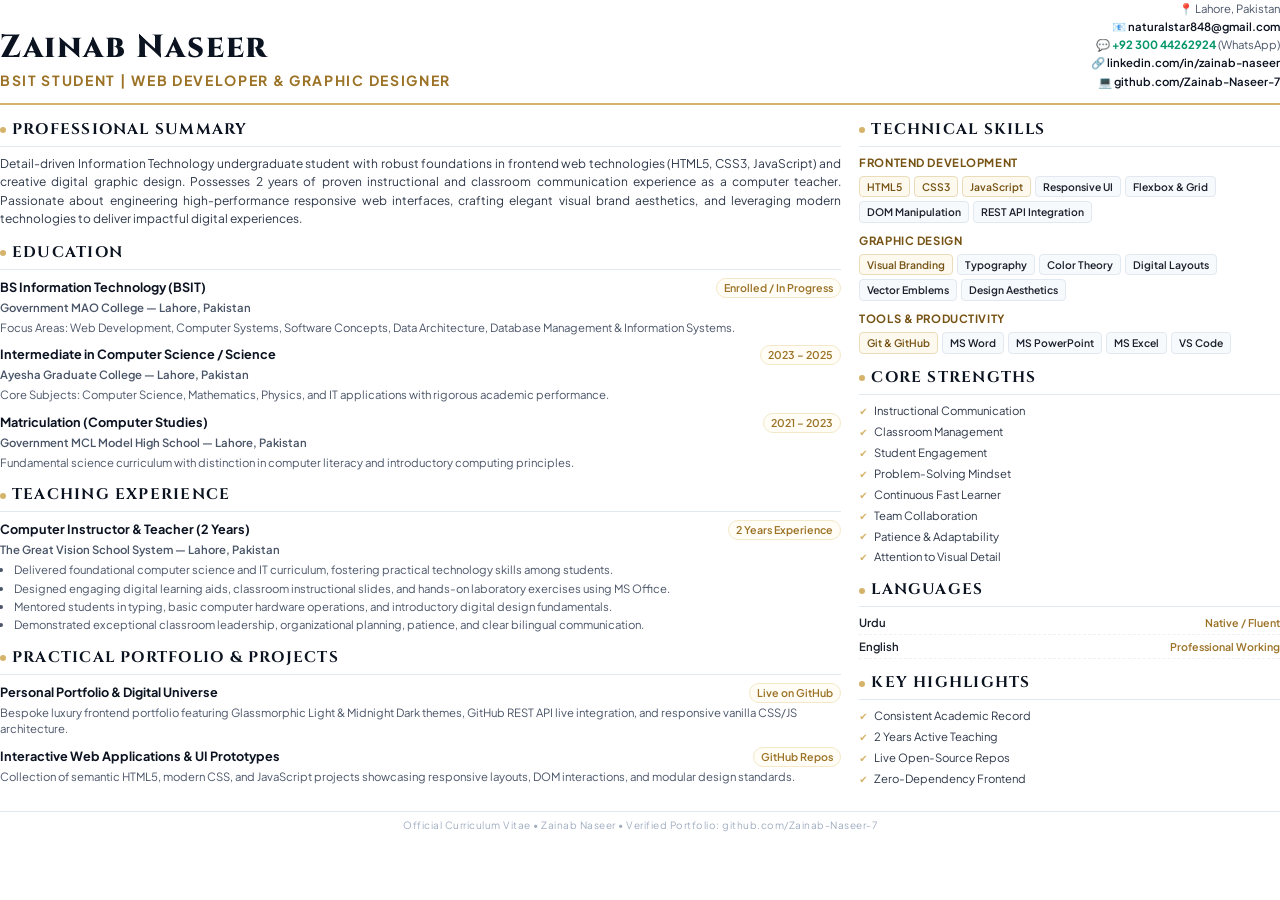
<file: cv_print.html>
<!DOCTYPE html>
<html lang="en">
<head>
  <meta charset="UTF-8">
  <title>Zainab Naseer — Curriculum Vitae</title>
  <style>
    @import url('https://fonts.googleapis.com/css2?family=Cinzel:wght@600;700;800&family=Plus+Jakarta+Sans:wght@300;400;500;600;700;800&display=swap');

    @page {
      size: A4 portrait;
      margin: 12mm 14mm 12mm 14mm;
    }

    * {
      box-sizing: border-box;
      margin: 0;
      padding: 0;
    }

    body {
      font-family: 'Plus Jakarta Sans', system-ui, -apple-system, sans-serif;
      color: #1A202C;
      background: #FFFFFF;
      line-height: 1.5;
      font-size: 10pt;
      -webkit-print-color-adjust: exact;
      print-color-adjust: exact;
    }

    .cv-container {
      max-width: 100%;
      margin: 0 auto;
    }

    /* Header */
    .cv-header {
      border-bottom: 2px solid #D6B36A;
      padding-bottom: 12px;
      margin-bottom: 14px;
      display: flex;
      justify-content: space-between;
      align-items: flex-end;
    }

    .header-left h1 {
      font-family: 'Cinzel', Georgia, serif;
      font-size: 24pt;
      font-weight: 800;
      color: #0B1220;
      letter-spacing: 0.05em;
      line-height: 1.1;
    }

    .header-left .title-tag {
      font-size: 10.5pt;
      font-weight: 700;
      color: #9B7226;
      text-transform: uppercase;
      letter-spacing: 0.12em;
      margin-top: 4px;
    }

    .header-contact {
      text-align: right;
      font-size: 8.5pt;
      color: #4A5568;
      line-height: 1.6;
    }

    .header-contact a {
      color: #0B1220;
      text-decoration: none;
      font-weight: 600;
    }

    .header-contact .highlight-wa {
      color: #059669;
      font-weight: 700;
    }

    /* Two-column Layout */
    .cv-body {
      display: grid;
      grid-template-columns: 2fr 1fr;
      gap: 18px;
    }

    /* Section Styling */
    .section-title {
      font-family: 'Cinzel', Georgia, serif;
      font-size: 11.5pt;
      font-weight: 700;
      color: #0B1220;
      text-transform: uppercase;
      letter-spacing: 0.08em;
      border-bottom: 1.5px solid #E2E8F0;
      padding-bottom: 4px;
      margin-bottom: 8px;
      display: flex;
      align-items: center;
      gap: 6px;
    }

    .section-title::before {
      content: '';
      display: inline-block;
      width: 6px;
      height: 6px;
      background: #D6B36A;
      border-radius: 50%;
    }

    .cv-section {
      margin-bottom: 13px;
    }

    .summary-text {
      font-size: 9pt;
      color: #2D3748;
      line-height: 1.55;
      text-align: justify;
    }

    /* Timeline Items */
    .item-block {
      margin-bottom: 9px;
    }

    .item-block:last-child {
      margin-bottom: 0;
    }

    .item-header {
      display: flex;
      justify-content: space-between;
      align-items: baseline;
      margin-bottom: 2px;
    }

    .item-role {
      font-size: 9.5pt;
      font-weight: 700;
      color: #0B1220;
    }

    .item-date {
      font-size: 8pt;
      font-weight: 600;
      color: #9B7226;
      background: #FFFDF5;
      border: 1px solid #F3E8C8;
      padding: 1px 7px;
      border-radius: 12px;
    }

    .item-company {
      font-size: 8.5pt;
      font-weight: 600;
      color: #4A5568;
      margin-bottom: 3px;
    }

    .item-desc {
      font-size: 8.5pt;
      color: #4A5568;
      line-height: 1.45;
    }

    .item-desc ul {
      padding-left: 14px;
      margin-top: 2px;
    }

    .item-desc li {
      margin-bottom: 2px;
    }

    /* Sidebar Blocks */
    .skill-category {
      margin-bottom: 10px;
    }

    .skill-cat-title {
      font-size: 8.5pt;
      font-weight: 700;
      color: #765314;
      text-transform: uppercase;
      letter-spacing: 0.05em;
      margin-bottom: 4px;
    }

    .skill-tags {
      display: flex;
      flex-wrap: wrap;
      gap: 4px;
    }

    .skill-tag {
      font-size: 7.8pt;
      font-weight: 600;
      color: #1A202C;
      background: #F7FAFC;
      border: 1px solid #E2E8F0;
      padding: 2px 7px;
      border-radius: 4px;
    }

    .skill-tag.accent {
      background: #FDF9EE;
      border-color: #EADCB8;
      color: #765314;
    }

    .lang-item {
      display: flex;
      justify-content: space-between;
      font-size: 8.5pt;
      margin-bottom: 4px;
      padding-bottom: 2px;
      border-bottom: 1px dashed #EDF2F7;
    }

    .lang-name {
      font-weight: 600;
      color: #1A202C;
    }

    .lang-level {
      font-weight: 600;
      color: #9B7226;
      font-size: 8pt;
    }

    .sidebar-list {
      list-style: none;
      font-size: 8.5pt;
      color: #2D3748;
    }

    .sidebar-list li {
      margin-bottom: 4px;
      display: flex;
      align-items: center;
      gap: 6px;
    }

    .sidebar-list li::before {
      content: '✔';
      font-size: 7.5pt;
      color: #D6B36A;
      font-weight: bold;
    }

    /* Footer Note */
    .cv-footer {
      margin-top: 10px;
      padding-top: 6px;
      border-top: 1px solid #E2E8F0;
      text-align: center;
      font-size: 7.5pt;
      color: #A0AEC0;
      letter-spacing: 0.05em;
    }
  </style>
</head>
<body>
  <div class="cv-container">
    
    <!-- Header -->
    <header class="cv-header">
      <div class="header-left">
        <h1>Zainab Naseer</h1>
        <div class="title-tag">BSIT Student | Web Developer &amp; Graphic Designer</div>
      </div>
      <div class="header-contact">
        <div>📍 Lahore, Pakistan</div>
        <div>📧 <a href="mailto:naturalstar848@gmail.com">naturalstar848@gmail.com</a></div>
        <div>💬 <span class="highlight-wa">+92 300 44262924</span> (WhatsApp)</div>
        <div>🔗 <a href="https://linkedin.com/in/zainab-naseer-12b29641b" target="_blank">linkedin.com/in/zainab-naseer</a></div>
        <div>💻 <a href="https://github.com/Zainab-Naseer-7" target="_blank">github.com/Zainab-Naseer-7</a></div>
      </div>
    </header>

    <!-- Main Content -->
    <div class="cv-body">
      
      <!-- Main Left Column -->
      <div class="main-col">
        
        <!-- Summary -->
        <section class="cv-section">
          <h2 class="section-title">Professional Summary</h2>
          <p class="summary-text">
            Detail-driven Information Technology undergraduate student with robust foundations in frontend web technologies (HTML5, CSS3, JavaScript) and creative digital graphic design. Possesses 2 years of proven instructional and classroom communication experience as a computer teacher. Passionate about engineering high-performance responsive web interfaces, crafting elegant visual brand aesthetics, and leveraging modern technologies to deliver impactful digital experiences.
          </p>
        </section>

        <!-- Education -->
        <section class="cv-section">
          <h2 class="section-title">Education</h2>
          
          <div class="item-block">
            <div class="item-header">
              <span class="item-role">BS Information Technology (BSIT)</span>
              <span class="item-date">Enrolled / In Progress</span>
            </div>
            <div class="item-company">Government MAO College — Lahore, Pakistan</div>
            <div class="item-desc">
              Focus Areas: Web Development, Computer Systems, Software Concepts, Data Architecture, Database Management &amp; Information Systems.
            </div>
          </div>

          <div class="item-block">
            <div class="item-header">
              <span class="item-role">Intermediate in Computer Science / Science</span>
              <span class="item-date">2023 – 2025</span>
            </div>
            <div class="item-company">Ayesha Graduate College — Lahore, Pakistan</div>
            <div class="item-desc">
              Core Subjects: Computer Science, Mathematics, Physics, and IT applications with rigorous academic performance.
            </div>
          </div>

          <div class="item-block">
            <div class="item-header">
              <span class="item-role">Matriculation (Computer Studies)</span>
              <span class="item-date">2021 – 2023</span>
            </div>
            <div class="item-company">Government MCL Model High School — Lahore, Pakistan</div>
            <div class="item-desc">
              Fundamental science curriculum with distinction in computer literacy and introductory computing principles.
            </div>
          </div>
        </section>

        <!-- Professional Experience -->
        <section class="cv-section">
          <h2 class="section-title">Teaching Experience</h2>
          
          <div class="item-block">
            <div class="item-header">
              <span class="item-role">Computer Instructor &amp; Teacher (2 Years)</span>
              <span class="item-date">2 Years Experience</span>
            </div>
            <div class="item-company">The Great Vision School System — Lahore, Pakistan</div>
            <div class="item-desc">
              <ul>
                <li>Delivered foundational computer science and IT curriculum, fostering practical technology skills among students.</li>
                <li>Designed engaging digital learning aids, classroom instructional slides, and hands-on laboratory exercises using MS Office.</li>
                <li>Mentored students in typing, basic computer hardware operations, and introductory digital design fundamentals.</li>
                <li>Demonstrated exceptional classroom leadership, organizational planning, patience, and clear bilingual communication.</li>
              </ul>
            </div>
          </div>
        </section>

        <!-- Featured Projects / Portfolio -->
        <section class="cv-section">
          <h2 class="section-title">Practical Portfolio &amp; Projects</h2>
          
          <div class="item-block">
            <div class="item-header">
              <span class="item-role">Personal Portfolio &amp; Digital Universe</span>
              <span class="item-date">Live on GitHub</span>
            </div>
            <div class="item-desc">
              Bespoke luxury frontend portfolio featuring Glassmorphic Light &amp; Midnight Dark themes, GitHub REST API live integration, and responsive vanilla CSS/JS architecture.
            </div>
          </div>

          <div class="item-block">
            <div class="item-header">
              <span class="item-role">Interactive Web Applications &amp; UI Prototypes</span>
              <span class="item-date">GitHub Repos</span>
            </div>
            <div class="item-desc">
              Collection of semantic HTML5, modern CSS, and JavaScript projects showcasing responsive layouts, DOM interactions, and modular design standards.
            </div>
          </div>
        </section>

      </div>

      <!-- Right Sidebar -->
      <div class="side-col">
        
        <!-- Technical Skills -->
        <section class="cv-section">
          <h2 class="section-title">Technical Skills</h2>
          
          <div class="skill-category">
            <div class="skill-cat-title">Frontend Development</div>
            <div class="skill-tags">
              <span class="skill-tag accent">HTML5</span>
              <span class="skill-tag accent">CSS3</span>
              <span class="skill-tag accent">JavaScript</span>
              <span class="skill-tag">Responsive UI</span>
              <span class="skill-tag">Flexbox &amp; Grid</span>
              <span class="skill-tag">DOM Manipulation</span>
              <span class="skill-tag">REST API Integration</span>
            </div>
          </div>

          <div class="skill-category">
            <div class="skill-cat-title">Graphic Design</div>
            <div class="skill-tags">
              <span class="skill-tag accent">Visual Branding</span>
              <span class="skill-tag">Typography</span>
              <span class="skill-tag">Color Theory</span>
              <span class="skill-tag">Digital Layouts</span>
              <span class="skill-tag">Vector Emblems</span>
              <span class="skill-tag">Design Aesthetics</span>
            </div>
          </div>

          <div class="skill-category">
            <div class="skill-cat-title">Tools &amp; Productivity</div>
            <div class="skill-tags">
              <span class="skill-tag accent">Git &amp; GitHub</span>
              <span class="skill-tag">MS Word</span>
              <span class="skill-tag">MS PowerPoint</span>
              <span class="skill-tag">MS Excel</span>
              <span class="skill-tag">VS Code</span>
            </div>
          </div>
        </section>

        <!-- Key Competencies -->
        <section class="cv-section">
          <h2 class="section-title">Core Strengths</h2>
          <ul class="sidebar-list">
            <li>Instructional Communication</li>
            <li>Classroom Management</li>
            <li>Student Engagement</li>
            <li>Problem-Solving Mindset</li>
            <li>Continuous Fast Learner</li>
            <li>Team Collaboration</li>
            <li>Patience &amp; Adaptability</li>
            <li>Attention to Visual Detail</li>
          </ul>
        </section>

        <!-- Languages -->
        <section class="cv-section">
          <h2 class="section-title">Languages</h2>
          <div class="lang-item">
            <span class="lang-name">Urdu</span>
            <span class="lang-level">Native / Fluent</span>
          </div>
          <div class="lang-item">
            <span class="lang-name">English</span>
            <span class="lang-level">Professional Working</span>
          </div>
        </section>

        <!-- Key Achievements -->
        <section class="cv-section">
          <h2 class="section-title">Key Highlights</h2>
          <ul class="sidebar-list">
            <li>Consistent Academic Record</li>
            <li>2 Years Active Teaching</li>
            <li>Live Open-Source Repos</li>
            <li>Zero-Dependency Frontend</li>
          </ul>
        </section>

      </div>

    </div>

    <!-- Footer -->
    <footer class="cv-footer">
      Official Curriculum Vitae • Zainab Naseer • Verified Portfolio: github.com/Zainab-Naseer-7
    </footer>

  </div>
</body>
</html>
</file>
<file: style.css>
/* ==========================================================================
   ZAINAB NASEER — SIGNATURE DIGITAL UNIVERSE
   Design System & Master Stylesheet (Vanilla CSS)
   ========================================================================== */

/* --- Google Fonts Import (With System Fallbacks) --- */
@import url('https://fonts.googleapis.com/css2?family=Cinzel:wght@500;600;700;800&family=Plus+Jakarta+Sans:wght@300;400;500;600;700;800&family=JetBrains+Mono:wght@400;500&display=swap');

/* --- Root Design Tokens (Dark Theme Default) --- */
:root {
  /* Brand Palette - Luxury Midnight & Metallic Gold */
  --color-midnight: #0B1220;
  --color-obsidian: #080D18;
  --color-gold: #D6B36A;
  --color-gold-light: #F7E7B4;
  --color-gold-dark: #A88133;
  --color-warm-white: #FAFAF8;
  --color-soft-neutral: #E8EAF0;

  /* Theme Surfaces - Translucent Obsidian Glass */
  --bg-body: #080D18;
  --bg-surface: rgba(14, 22, 38, 0.65);
  --bg-surface-elevated: rgba(19, 30, 51, 0.82);
  --bg-card: rgba(14, 22, 38, 0.65);
  --bg-card-hover: rgba(19, 30, 51, 0.85);
  --bg-input: rgba(11, 18, 32, 0.72);
  --bg-glass: rgba(8, 13, 24, 0.75);

  /* Text Hierarchy - High Contrast, Razor-Sharp & Luminous */
  --text-primary: #FFFFFF;
  --text-secondary: #E4ECF7;
  --text-muted: #A0B2CD;
  --text-inverse: #080D18;

  /* Borders & Accents */
  --border-subtle: rgba(214, 179, 106, 0.2);
  --border-medium: rgba(214, 179, 106, 0.38);
  --border-card: rgba(214, 179, 106, 0.28);
  --border-focus: #D6B36A;
  --border-divider: rgba(232, 234, 240, 0.1);

  /* Gold Gradients */
  --grad-gold: linear-gradient(135deg, #F7E7B4 0%, #D6B36A 50%, #B38938 100%);
  --grad-gold-subtle: linear-gradient(135deg, rgba(247, 231, 180, 0.15) 0%, rgba(214, 179, 106, 0.05) 100%);
  --grad-surface: linear-gradient(180deg, rgba(14, 22, 38, 0.85) 0%, rgba(8, 13, 24, 0.92) 100%);

  /* Shadows & Specular Glass Glows */
  --shadow-sm: 0 4px 14px rgba(0, 0, 0, 0.35), inset 0 1px 1px rgba(255, 255, 255, 0.08);
  --shadow-md: 0 12px 28px rgba(0, 0, 0, 0.5), inset 0 1px 1.5px rgba(255, 255, 255, 0.12);
  --shadow-lg: 0 22px 52px rgba(0, 0, 0, 0.65), inset 0 1.5px 2px rgba(255, 255, 255, 0.18);
  --shadow-gold-glow: 0 0 24px rgba(214, 179, 106, 0.25);
  --shadow-card: 0 14px 36px -8px rgba(0, 0, 0, 0.6), inset 0 1px 1.5px 0 rgba(255, 255, 255, 0.14), inset 0 -1px 1px 0 rgba(0, 0, 0, 0.4);

  /* Typography */
  --font-serif: 'Cinzel', 'Playfair Display', 'Cormorant Garamond', Georgia, serif;
  --font-sans: 'Plus Jakarta Sans', system-ui, -apple-system, BlinkMacSystemFont, 'Segoe UI', Roboto, sans-serif;
  --font-mono: 'JetBrains Mono', 'Fira Code', monospace;

  /* Radii */
  --radius-sm: 6px;
  --radius-md: 12px;
  --radius-lg: 18px;
  --radius-xl: 28px;
  --radius-full: 9999px;

  /* Spacing */
  --nav-height: 80px;
  --section-spacing: clamp(4.5rem, 8vw, 8rem);
  --container-max: 1240px;

  /* Transitions */
  --transition-fast: 160ms cubic-bezier(0.4, 0, 0.2, 1);
  --transition-normal: 260ms cubic-bezier(0.4, 0, 0.2, 1);
  --transition-smooth: 420ms cubic-bezier(0.16, 1, 0.3, 1);
}

/* --- Ultra-Premium Luxury Glassmorphic Light Theme ("Sheeshay Wali Design") --- */
[data-theme="light"] {
  --bg-body: #F1F4F9;
  --bg-surface: rgba(255, 255, 255, 0.65);
  --bg-surface-elevated: rgba(255, 255, 255, 0.82);
  --bg-card: rgba(255, 255, 255, 0.68);
  --bg-card-hover: rgba(255, 255, 255, 0.88);
  --bg-input: rgba(255, 255, 255, 0.72);
  --bg-glass: rgba(241, 244, 249, 0.76);

  --text-primary: #0A1124;
  --text-secondary: #2A3852;
  --text-muted: #556885;
  --text-inverse: #FFFFFF;

  --color-gold: #9B7226;
  --color-gold-dark: #765314;
  --color-gold-light: #C2963B;

  --border-subtle: rgba(255, 255, 255, 0.75);
  --border-medium: rgba(155, 114, 38, 0.32);
  --border-card: rgba(255, 255, 255, 0.82);
  --border-focus: #9B7226;
  --border-divider: rgba(10, 17, 36, 0.08);

  --grad-gold: linear-gradient(135deg, #C2963B 0%, #9B7226 50%, #765314 100%);
  --grad-gold-subtle: linear-gradient(135deg, rgba(155, 114, 38, 0.12) 0%, rgba(155, 114, 38, 0.03) 100%);
  --grad-surface: linear-gradient(135deg, rgba(255, 255, 255, 0.8) 0%, rgba(240, 246, 253, 0.62) 100%);

  --shadow-sm: 0 4px 14px -2px rgba(10, 17, 36, 0.05), inset 0 1px 1px rgba(255, 255, 255, 0.9);
  --shadow-md: 0 12px 28px -4px rgba(10, 17, 36, 0.07), 0 2px 8px rgba(155, 114, 38, 0.05), inset 0 1px 1.5px rgba(255, 255, 255, 0.95);
  --shadow-lg: 0 24px 52px -8px rgba(10, 17, 36, 0.1), 0 4px 16px rgba(155, 114, 38, 0.08), inset 0 1.5px 2px rgba(255, 255, 255, 1);
  --shadow-gold-glow: 0 0 24px rgba(155, 114, 38, 0.18);
  --shadow-card: 0 14px 36px -6px rgba(10, 17, 36, 0.06), 0 4px 14px -2px rgba(10, 17, 36, 0.03), inset 0 1.5px 2px 0 rgba(255, 255, 255, 0.95), inset 0 -1px 1px 0 rgba(10, 17, 36, 0.03);
}

/* --- Base & Reset --- */
*,
*::before,
*::after {
  box-sizing: border-box;
  margin: 0;
  padding: 0;
}

html {
  scroll-behavior: smooth;
  font-size: 16px;
  -webkit-text-size-adjust: 100%;
}

body {
  font-family: var(--font-sans);
  background-color: var(--bg-body);
  color: var(--text-primary);
  line-height: 1.65;
  letter-spacing: -0.01em;
  overflow-x: hidden;
  position: relative;
  transition: background-color var(--transition-normal), color var(--transition-normal);
}

/* Background Atmosphere Grid & Subtle Radial Glow */
body::before {
  content: '';
  position: fixed;
  top: 0;
  left: 0;
  width: 100vw;
  height: 100vh;
  background-image:
    radial-gradient(circle at 14% 12%, rgba(214, 179, 106, 0.15) 0%, transparent 45%),
    radial-gradient(circle at 86% 22%, rgba(37, 211, 102, 0.1) 0%, transparent 42%),
    radial-gradient(circle at 18% 54%, rgba(0, 240, 255, 0.08) 0%, transparent 48%),
    radial-gradient(circle at 84% 68%, rgba(167, 139, 250, 0.08) 0%, transparent 45%),
    radial-gradient(circle at 45% 92%, rgba(214, 179, 106, 0.14) 0%, transparent 50%),
    linear-gradient(to right, rgba(255, 255, 255, 0.025) 1px, transparent 1px),
    linear-gradient(to bottom, rgba(255, 255, 255, 0.025) 1px, transparent 1px);
  background-size: 100% 100%, 100% 100%, 100% 100%, 100% 100%, 100% 100%, 56px 56px, 56px 56px;
  pointer-events: none;
  z-index: -1;
}

[data-theme="light"] body::before {
  background-image:
    radial-gradient(circle at 14% 12%, rgba(214, 179, 106, 0.16) 0%, transparent 45%),
    radial-gradient(circle at 88% 22%, rgba(37, 211, 102, 0.14) 0%, transparent 40%),
    radial-gradient(circle at 18% 54%, rgba(0, 180, 216, 0.1) 0%, transparent 48%),
    radial-gradient(circle at 84% 68%, rgba(167, 139, 250, 0.08) 0%, transparent 45%),
    radial-gradient(circle at 45% 92%, rgba(214, 179, 106, 0.14) 0%, transparent 50%),
    linear-gradient(to right, rgba(10, 17, 36, 0.038) 1px, transparent 1px),
    linear-gradient(to bottom, rgba(10, 17, 36, 0.038) 1px, transparent 1px);
  background-size: 100% 100%, 100% 100%, 100% 100%, 100% 100%, 100% 100%, 56px 56px, 56px 56px;
}

/* Accessibility: Skip to Content */
.skip-link {
  position: absolute;
  top: -60px;
  left: 20px;
  background: var(--color-gold);
  color: var(--color-obsidian);
  font-weight: 700;
  padding: 10px 18px;
  border-radius: var(--radius-sm);
  z-index: 9999;
  text-decoration: none;
  transition: top var(--transition-fast);
}

.skip-link:focus {
  top: 20px;
  outline: 3px solid var(--color-warm-white);
}

/* Accessible Focus States */
a:focus-visible,
button:focus-visible,
input:focus-visible,
textarea:focus-visible,
select:focus-visible {
  outline: 2px solid var(--color-gold);
  outline-offset: 3px;
}

/* Typography Helpers */
h1,
h2,
h3,
h4,
h5,
h6 {
  font-family: var(--font-serif);
  color: var(--text-primary);
  font-weight: 700;
  line-height: 1.25;
}

p {
  color: var(--text-secondary);
}

a {
  color: inherit;
  text-decoration: none;
  transition: color var(--transition-fast);
}

img,
svg {
  display: block;
  max-width: 100%;
}

/* Layout Container */
.container {
  width: 100%;
  max-width: var(--container-max);
  margin-left: auto;
  margin-right: auto;
  padding-left: clamp(1.25rem, 4vw, 2.5rem);
  padding-right: clamp(1.25rem, 4vw, 2.5rem);
}

.section {
  padding-top: var(--section-spacing);
  padding-bottom: var(--section-spacing);
  position: relative;
}

/* ==========================================================================
   Section Header Component
   ========================================================================== */
.section-header {
  text-align: center;
  max-width: 720px;
  margin: 0 auto clamp(2.5rem, 5vw, 4.5rem) auto;
}

.section-eyebrow {
  display: inline-flex;
  align-items: center;
  gap: 8px;
  font-family: var(--font-sans);
  font-size: 0.8rem;
  font-weight: 700;
  letter-spacing: 0.2em;
  text-transform: uppercase;
  color: var(--color-gold);
  margin-bottom: 0.85rem;
}

.section-eyebrow::before,
.section-eyebrow::after {
  content: '';
  width: 18px;
  height: 1px;
  background-color: var(--color-gold);
  opacity: 0.6;
}

.section-title {
  font-size: clamp(2rem, 4vw, 2.85rem);
  letter-spacing: -0.015em;
  margin-bottom: 1rem;
}

.section-title .text-gold {
  color: var(--color-gold);
  background: var(--grad-gold);
  -webkit-background-clip: text;
  -webkit-text-fill-color: transparent;
}

.section-subtitle {
  font-size: clamp(1rem, 1.8vw, 1.125rem);
  color: var(--text-secondary);
  line-height: 1.7;
}

/* ==========================================================================
   Buttons & Interactive Elements
   ========================================================================== */
.btn {
  display: inline-flex;
  align-items: center;
  justify-content: center;
  gap: 10px;
  font-family: var(--font-sans);
  font-size: 0.925rem;
  font-weight: 600;
  letter-spacing: 0.02em;
  padding: 13px 26px;
  border-radius: var(--radius-full);
  border: 1px solid transparent;
  cursor: pointer;
  transition: all var(--transition-fast);
  text-decoration: none;
  white-space: nowrap;
}

.btn-primary {
  background: var(--grad-gold);
  color: #080D18;
  box-shadow: 0 4px 18px rgba(214, 179, 106, 0.28);
}

.btn-primary:hover {
  transform: translateY(-2px);
  box-shadow: 0 8px 26px rgba(214, 179, 106, 0.42);
}

.btn-primary:active {
  transform: translateY(0);
}

.btn-outline {
  background: transparent;
  color: var(--text-primary);
  border-color: var(--border-medium);
}

.btn-outline:hover {
  background: var(--grad-gold-subtle);
  border-color: var(--color-gold);
  color: var(--color-gold);
  transform: translateY(-2px);
}

.btn-whatsapp {
  background: #25D366;
  color: #FFFFFF;
  box-shadow: 0 4px 16px rgba(37, 211, 102, 0.25);
}

.btn-whatsapp:hover {
  background: #20BD5A;
  transform: translateY(-2px);
  box-shadow: 0 8px 24px rgba(37, 211, 102, 0.38);
}

.btn-sm {
  padding: 8px 16px;
  font-size: 0.825rem;
}

.btn-icon {
  width: 42px;
  height: 42px;
  padding: 0;
  border-radius: var(--radius-full);
  border: 1px solid var(--border-subtle);
  background: var(--bg-surface);
  color: var(--text-primary);
  display: inline-flex;
  align-items: center;
  justify-content: center;
  cursor: pointer;
  transition: all var(--transition-fast);
}

.btn-icon:hover {
  border-color: var(--color-gold);
  color: var(--color-gold);
  background: var(--bg-surface-elevated);
  transform: translateY(-2px);
}

/* ==========================================================================
   Header & Signature Navigation
   ========================================================================== */
.site-header {
  position: sticky;
  top: 0;
  left: 0;
  width: 100%;
  height: var(--nav-height);
  background-color: var(--bg-glass);
  backdrop-filter: blur(14px);
  -webkit-backdrop-filter: blur(14px);
  border-bottom: 1px solid var(--border-divider);
  z-index: 1000;
  transition: all var(--transition-normal);
}

.site-header.scrolled {
  box-shadow: var(--shadow-sm);
  border-bottom-color: var(--border-subtle);
}

.nav-container {
  display: flex;
  align-items: center;
  justify-content: space-between;
  height: 100%;
}

/* Brand Logo */
.brand-link {
  display: flex;
  align-items: center;
  gap: 14px;
  text-decoration: none;
}

.brand-crest {
  width: 44px;
  height: 44px;
  border-radius: 10px;
  background: var(--bg-surface-elevated);
  border: 1px solid var(--border-medium);
  padding: 4px;
  display: flex;
  align-items: center;
  justify-content: center;
  transition: transform var(--transition-normal), border-color var(--transition-fast);
}

.brand-link:hover .brand-crest {
  transform: rotate(4deg) scale(1.05);
  border-color: var(--color-gold);
}

.brand-text-wrap {
  display: flex;
  flex-direction: column;
}

.brand-name {
  font-family: var(--font-serif);
  font-size: 1.15rem;
  font-weight: 700;
  letter-spacing: 0.12em;
  color: var(--text-primary);
  line-height: 1.1;
}

.brand-name span {
  color: var(--color-gold);
}

.brand-tag {
  font-size: 0.65rem;
  letter-spacing: 0.18em;
  font-weight: 600;
  color: var(--color-gold);
  text-transform: uppercase;
}

/* Navigation Links */
.nav-links {
  display: flex;
  align-items: center;
  list-style: none;
  gap: clamp(1rem, 1.8vw, 1.75rem);
}

.nav-link {
  font-size: 0.9rem;
  font-weight: 500;
  color: var(--text-secondary);
  position: relative;
  padding: 6px 0;
  transition: color var(--transition-fast);
}

.nav-link::after {
  content: '';
  position: absolute;
  bottom: 0;
  left: 0;
  width: 0;
  height: 2px;
  background: var(--grad-gold);
  transition: width var(--transition-fast);
  border-radius: 2px;
}

.nav-link:hover {
  color: var(--color-gold);
}

.nav-link:hover::after,
.nav-link.active::after {
  width: 100%;
}

.nav-link.active {
  color: var(--color-gold);
  font-weight: 600;
}

/* Nav Actions */
.nav-actions {
  display: flex;
  align-items: center;
  gap: 12px;
}

/* Theme Toggle Button */
.theme-toggle-btn {
  background: var(--bg-surface);
  border: 1px solid var(--border-subtle);
  color: var(--text-primary);
  width: 42px;
  height: 42px;
  border-radius: var(--radius-full);
  display: flex;
  align-items: center;
  justify-content: center;
  cursor: pointer;
  position: relative;
  overflow: hidden;
  transition: all var(--transition-fast);
}

.theme-toggle-btn:hover {
  border-color: var(--color-gold);
  color: var(--color-gold);
}

.theme-icon-sun,
.theme-icon-moon {
  width: 20px;
  height: 20px;
  position: absolute;
  transition: transform var(--transition-normal), opacity var(--transition-normal);
}

[data-theme="dark"] .theme-icon-sun {
  opacity: 1;
  transform: rotate(0) scale(1);
}

[data-theme="dark"] .theme-icon-moon {
  opacity: 0;
  transform: rotate(90deg) scale(0.5);
}

[data-theme="light"] .theme-icon-sun {
  opacity: 0;
  transform: rotate(-90deg) scale(0.5);
}

[data-theme="light"] .theme-icon-moon {
  opacity: 1;
  transform: rotate(0) scale(1);
}

/* Mobile Menu Toggle */
.mobile-toggle {
  display: none;
  background: transparent;
  border: none;
  cursor: pointer;
  width: 42px;
  height: 42px;
  padding: 8px;
  flex-direction: column;
  justify-content: space-around;
  z-index: 1002;
}

.mobile-toggle span {
  display: block;
  width: 100%;
  height: 2px;
  background-color: var(--text-primary);
  border-radius: 2px;
  transition: all var(--transition-fast);
}

.mobile-toggle[aria-expanded="true"] span:nth-child(1) {
  transform: translateY(8px) rotate(45deg);
}

.mobile-toggle[aria-expanded="true"] span:nth-child(2) {
  opacity: 0;
}

.mobile-toggle[aria-expanded="true"] span:nth-child(3) {
  transform: translateY(-8px) rotate(-45deg);
}

/* Mobile Nav Drawer */
.mobile-nav-drawer {
  position: fixed;
  top: 0;
  right: -100%;
  width: min(85vw, 360px);
  height: 100vh;
  background-color: var(--bg-surface-elevated);
  border-left: 1px solid var(--border-medium);
  box-shadow: var(--shadow-lg);
  padding: 90px 30px 40px;
  display: flex;
  flex-direction: column;
  justify-content: space-between;
  z-index: 1001;
  transition: right var(--transition-smooth);
}

.mobile-nav-drawer.open {
  right: 0;
}

.mobile-nav-overlay {
  position: fixed;
  top: 0;
  left: 0;
  width: 100vw;
  height: 100vh;
  background-color: rgba(0, 0, 0, 0.6);
  backdrop-filter: blur(4px);
  z-index: 1000;
  opacity: 0;
  visibility: hidden;
  transition: all var(--transition-fast);
}

.mobile-nav-overlay.visible {
  opacity: 1;
  visibility: visible;
}

.mobile-nav-links {
  list-style: none;
  display: flex;
  flex-direction: column;
  gap: 16px;
}

.mobile-nav-link {
  font-size: 1.15rem;
  font-weight: 600;
  color: var(--text-secondary);
  display: block;
  padding: 8px 0;
  border-bottom: 1px solid var(--border-divider);
}

.mobile-nav-link:hover,
.mobile-nav-link.active {
  color: var(--color-gold);
}

/* ==========================================================================
   Hero Section
   ========================================================================== */
.hero-section {
  min-height: calc(100vh - var(--nav-height));
  display: flex;
  align-items: center;
  padding-top: clamp(2rem, 4vw, 4rem);
  padding-bottom: clamp(3rem, 6vw, 6rem);
  position: relative;
}

.hero-grid {
  display: grid;
  grid-template-columns: 1.15fr 0.85fr;
  gap: clamp(2.5rem, 5vw, 5rem);
  align-items: center;
}

.hero-content {
  display: flex;
  flex-direction: column;
}

.hero-eyebrow {
  display: inline-flex;
  align-items: center;
  gap: 10px;
  font-size: 0.85rem;
  font-weight: 700;
  letter-spacing: 0.22em;
  color: var(--color-gold);
  text-transform: uppercase;
  margin-bottom: 1.25rem;
}

.hero-eyebrow-badge {
  padding: 4px 12px;
  background: var(--grad-gold-subtle);
  border: 1px solid var(--border-medium);
  border-radius: var(--radius-full);
}

.hero-title {
  font-size: clamp(2.5rem, 5.2vw, 4.2rem);
  line-height: 1.12;
  margin-bottom: 1.2rem;
  letter-spacing: -0.02em;
}

.hero-title span {
  display: block;
  color: var(--color-gold);
  background: var(--grad-gold);
  -webkit-background-clip: text;
  -webkit-text-fill-color: transparent;
}

.hero-subtitle {
  font-family: var(--font-serif);
  font-size: clamp(1.15rem, 2vw, 1.45rem);
  font-weight: 600;
  color: var(--color-gold);
  margin-bottom: 1.5rem;
  letter-spacing: 0.02em;
  line-height: 1.4;
}

.hero-description {
  font-size: clamp(1.05rem, 1.8vw, 1.18rem);
  color: var(--text-secondary);
  line-height: 1.8;
  max-width: 580px;
  margin-bottom: 2.2rem;
}

.hero-cta-group {
  display: flex;
  flex-wrap: wrap;
  align-items: center;
  gap: 14px;
  margin-bottom: 2.5rem;
}

.hero-socials {
  display: flex;
  align-items: center;
  gap: 14px;
}

.hero-social-label {
  font-size: 0.825rem;
  font-weight: 600;
  color: var(--text-muted);
  text-transform: uppercase;
  letter-spacing: 0.1em;
  margin-right: 4px;
}

/* Hero Right: Luxury Visual Emblem Composition */
.hero-visual {
  position: relative;
  display: flex;
  align-items: center;
  justify-content: center;
}

.emblem-wrapper {
  position: relative;
  width: min(100%, 420px);
  aspect-ratio: 1 / 1;
  display: flex;
  align-items: center;
  justify-content: center;
}

/* Concentric Orbital Rings */
.orbital-ring {
  position: absolute;
  border-radius: 50%;
  pointer-events: none;
}

.ring-outer {
  width: 100%;
  height: 100%;
  border: 1px dashed var(--border-subtle);
  animation: spinSlow 40s linear infinite;
}

.ring-middle {
  width: 82%;
  height: 82%;
  border: 1px solid var(--border-medium);
  animation: spinSlowReverse 30s linear infinite;
}

.ring-inner {
  width: 66%;
  height: 66%;
  border: 1px solid var(--border-subtle);
}

@keyframes spinSlow {
  from {
    transform: rotate(0deg);
  }

  to {
    transform: rotate(360deg);
  }
}

@keyframes spinSlowReverse {
  from {
    transform: rotate(360deg);
  }

  to {
    transform: rotate(0deg);
  }
}

/* ==========================================================================
   Hero Visual Showcase: 3D Female Robot Companion & Orbital Aesthetics
   ========================================================================== */
.emblem-core {
  position: relative;
  width: 82%;
  height: 82%;
  border-radius: 28px;
  background: var(--grad-surface);
  border: 1px solid var(--border-medium);
  box-shadow: var(--shadow-lg), var(--shadow-gold-glow);
  display: flex;
  align-items: center;
  justify-content: center;
  padding: 12px;
  backdrop-filter: blur(16px);
  -webkit-backdrop-filter: blur(16px);
  overflow: hidden;
  transition: all var(--transition-normal);
}

.robot-3d-core {
  animation: robotLevitate 6s ease-in-out infinite;
}

[data-theme="light"] .robot-3d-core {
  background: linear-gradient(145deg, rgba(255, 255, 255, 0.85) 0%, rgba(240, 246, 254, 0.68) 100%);
  border-color: rgba(255, 255, 255, 0.9);
  backdrop-filter: blur(20px) saturate(180%);
  -webkit-backdrop-filter: blur(20px) saturate(180%);
  box-shadow: 0 16px 40px rgba(10, 17, 36, 0.08), 0 0 25px rgba(155, 114, 38, 0.15), inset 0 1.5px 2px rgba(255, 255, 255, 1);
}

.robot-3d-core:hover {
  border-color: var(--color-gold);
  box-shadow: var(--shadow-lg), 0 0 45px rgba(214, 179, 106, 0.4);
  transform: translateY(-4px);
}

.robot-3d-wrapper {
  position: relative;
  width: 100%;
  height: 100%;
  border-radius: 22px;
  overflow: hidden;
  display: flex;
  align-items: center;
  justify-content: center;
  background: #060A14;
}

.robot-3d-img {
  width: 100%;
  height: 100%;
  object-fit: cover;
  object-position: center top;
  border-radius: 22px;
  transition: transform 0.65s cubic-bezier(0.16, 1, 0.3, 1), filter 0.4s ease;
  filter: contrast(1.05) brightness(1.02);
}

.robot-3d-core:hover .robot-3d-img {
  transform: scale(1.06);
}

.robot-3d-glow-ring {
  position: absolute;
  inset: 0;
  border-radius: 22px;
  border: 1px solid rgba(214, 179, 106, 0.3);
  pointer-events: none;
  background: radial-gradient(circle at 50% 15%, rgba(0, 240, 255, 0.14) 0%, transparent 60%),
              linear-gradient(180deg, transparent 65%, rgba(8, 13, 24, 0.8) 100%);
  transition: border-color var(--transition-fast);
}

.robot-3d-core:hover .robot-3d-glow-ring {
  border-color: rgba(214, 179, 106, 0.65);
}

.robot-3d-status-pill {
  position: absolute;
  bottom: 12px;
  left: 50%;
  transform: translateX(-50%);
  display: inline-flex;
  align-items: center;
  gap: 8px;
  background: rgba(8, 13, 24, 0.88);
  border: 1px solid var(--border-medium);
  padding: 6px 14px;
  border-radius: var(--radius-full);
  font-size: 0.75rem;
  font-weight: 700;
  letter-spacing: 0.08em;
  color: var(--color-gold-light);
  backdrop-filter: blur(12px);
  -webkit-backdrop-filter: blur(12px);
  box-shadow: 0 4px 16px rgba(0, 0, 0, 0.5);
  white-space: nowrap;
  pointer-events: none;
  z-index: 2;
  transition: all var(--transition-fast);
}

[data-theme="light"] .robot-3d-status-pill {
  background: rgba(255, 255, 255, 0.94);
  color: #765314;
  border-color: rgba(155, 114, 38, 0.35);
  box-shadow: 0 4px 14px rgba(10, 17, 36, 0.12);
}

.status-live-dot {
  width: 8px;
  height: 8px;
  border-radius: 50%;
  background: #00F0FF;
  box-shadow: 0 0 10px #00F0FF;
  animation: pulseDot 2s infinite ease-in-out;
}

@keyframes pulseDot {
  0%, 100% {
    opacity: 1;
    transform: scale(1);
  }
  50% {
    opacity: 0.45;
    transform: scale(0.8);
  }
}

@keyframes robotLevitate {
  0%, 100% {
    transform: translateY(0);
  }
  50% {
    transform: translateY(-8px);
  }
}

/* Floating Luxury Status Badges (Offset cleanly around robot) */
.floating-badge {
  position: absolute;
  display: flex;
  align-items: center;
  gap: 10px;
  padding: 10px 16px;
  background: var(--bg-surface-elevated);
  border: 1px solid var(--border-medium);
  border-radius: var(--radius-full);
  box-shadow: var(--shadow-md);
  font-size: 0.825rem;
  font-weight: 600;
  color: var(--text-primary);
  backdrop-filter: blur(10px);
  z-index: 2;
  white-space: nowrap;
}

.floating-badge.badge-top {
  top: 2%;
  left: -8%;
  animation: floatSlow 6s ease-in-out infinite;
}

.floating-badge.badge-bottom {
  bottom: 2%;
  right: -8%;
  animation: floatSlow 6s ease-in-out 3s infinite;
}

.badge-dot {
  width: 8px;
  height: 8px;
  background-color: var(--color-gold);
  border-radius: 50%;
  box-shadow: 0 0 10px var(--color-gold);
}

@keyframes floatSlow {

  0%,
  100% {
    transform: translateY(0);
  }

  50% {
    transform: translateY(-8px);
  }
}

/* ==========================================================================
   Editorial About Section
   ========================================================================== */
.about-grid {
  display: grid;
  grid-template-columns: 1fr 1fr;
  gap: clamp(2rem, 5vw, 4.5rem);
  align-items: center;
}

.about-narrative {
  display: flex;
  flex-direction: column;
  gap: 1.5rem;
}

.about-narrative p {
  font-size: 1.05rem;
  line-height: 1.85;
}

.about-highlight-box {
  background: var(--grad-gold-subtle);
  border-left: 3px solid var(--color-gold);
  padding: 1.25rem 1.5rem;
  border-radius: 0 var(--radius-md) var(--radius-md) 0;
  margin-top: 0.5rem;
}

.about-highlight-box p {
  font-size: 0.98rem;
  color: var(--text-primary);
  font-style: italic;
}

.about-cards-grid {
  display: grid;
  grid-template-columns: repeat(2, 1fr);
  gap: 1.25rem;
}

.fact-card {
  background: var(--bg-card);
  border: 1px solid var(--border-card);
  border-radius: var(--radius-lg);
  padding: 1.75rem 1.5rem;
  box-shadow: var(--shadow-card);
  transition: all var(--transition-fast);
  display: flex;
  flex-direction: column;
}

.fact-card:hover {
  transform: translateY(-4px);
  border-color: var(--color-gold);
  box-shadow: var(--shadow-gold-glow);
}

.fact-icon {
  width: 44px;
  height: 44px;
  border-radius: var(--radius-md);
  background: var(--grad-gold-subtle);
  color: var(--color-gold);
  display: flex;
  align-items: center;
  justify-content: center;
  margin-bottom: 1.2rem;
  border: 1px solid var(--border-subtle);
}

.fact-number {
  font-family: var(--font-serif);
  font-size: 1.5rem;
  font-weight: 700;
  color: var(--color-gold);
  margin-bottom: 0.25rem;
}

.fact-label {
  font-size: 0.85rem;
  font-weight: 500;
  color: var(--text-muted);
}

/* ==========================================================================
   Skills Section (12 Individual Luxury Cards Grid & Custom Theming)
   ========================================================================== */
.skills-grid {
  display: grid;
  grid-template-columns: repeat(3, 1fr);
  gap: 1.75rem;
}

@media (min-width: 1400px) {
  .skills-grid {
    grid-template-columns: repeat(4, 1fr);
    gap: 1.5rem;
  }
}

.skill-box-card {
  background: var(--bg-card);
  border: 1px solid var(--border-card);
  border-radius: var(--radius-xl);
  padding: 2.25rem 2rem;
  box-shadow: var(--shadow-card);
  display: flex;
  flex-direction: column;
  transition: all var(--transition-fast);
  position: relative;
  overflow: hidden;
}

.skill-box-card::before {
  content: '';
  position: absolute;
  top: 0;
  left: 0;
  right: 0;
  height: 3px;
  background: var(--card-accent-grad, var(--grad-gold));
  opacity: 0;
  transition: opacity var(--transition-fast);
}

.skill-box-card:hover {
  transform: translateY(-6px);
  border-color: var(--card-accent-color, var(--color-gold));
  background: var(--bg-card-hover);
  box-shadow: var(--shadow-card), 0 0 28px var(--card-glow-color, rgba(214, 179, 106, 0.25));
}

.skill-box-card:hover::before {
  opacity: 1;
}

.skill-box-header {
  display: flex;
  align-items: center;
  justify-content: space-between;
  gap: 12px;
  margin-bottom: 1.4rem;
}

.skill-box-icon {
  width: 52px;
  height: 52px;
  border-radius: 14px;
  background: var(--icon-bg, var(--grad-gold-subtle));
  border: 1px solid var(--icon-border, var(--border-medium));
  color: var(--icon-color, var(--color-gold));
  display: flex;
  align-items: center;
  justify-content: center;
  flex-shrink: 0;
  transition: transform var(--transition-fast), box-shadow var(--transition-fast);
}

.skill-box-card:hover .skill-box-icon {
  transform: scale(1.1) rotate(3deg);
  box-shadow: 0 0 16px var(--card-glow-color, rgba(214, 179, 106, 0.35));
}

.skill-category-badge {
  font-size: 0.725rem;
  font-weight: 700;
  letter-spacing: 0.12em;
  text-transform: uppercase;
  color: var(--badge-color, var(--color-gold));
  background: var(--badge-bg, var(--grad-gold-subtle));
  padding: 5px 12px;
  border-radius: var(--radius-full);
  border: 1px solid var(--badge-border, var(--border-subtle));
  transition: all var(--transition-fast);
}

/* User Request: Text Color Changed & Enhanced for High Contrast & Beauty */
.skill-box-title {
  font-family: var(--font-serif);
  font-size: 1.35rem;
  font-weight: 700;
  color: #FFF2CC; /* Luminous warm champagne-gold in dark mode */
  margin-bottom: 0.85rem;
  line-height: 1.3;
  letter-spacing: -0.01em;
  transition: color var(--transition-fast);
}

[data-theme="light"] .skill-box-title {
  color: #0E1A33; /* Deep luxury obsidian-navy in light mode */
}

.skill-box-card:hover .skill-box-title {
  color: #FFFFFF;
  text-shadow: 0 0 16px rgba(214, 179, 106, 0.35);
}

[data-theme="light"] .skill-box-card:hover .skill-box-title {
  color: var(--card-accent-color, #765314);
  text-shadow: none;
}

.skill-box-description {
  font-size: 0.935rem;
  color: #D6E4F7; /* Changed text color: Bright, readable, crisp and high-contrast */
  line-height: 1.75;
  margin-bottom: 1.5rem;
  flex-grow: 1;
}

[data-theme="light"] .skill-box-description {
  color: #2D3A50; /* Deep legible contrast in light mode */
}

.skill-box-tags {
  display: flex;
  flex-wrap: wrap;
  gap: 8px;
  padding-top: 1.25rem;
  border-top: 1px solid var(--border-divider);
}

.skill-box-tag {
  font-size: 0.785rem;
  font-weight: 600;
  color: #FCE8AC; /* Vibrant warm gold accent */
  background: rgba(11, 18, 32, 0.75);
  padding: 5px 11px;
  border-radius: var(--radius-sm);
  border: 1px solid rgba(214, 179, 106, 0.28);
  transition: all var(--transition-fast);
}

[data-theme="light"] .skill-box-tag {
  color: #765314;
  background: #F1F4FA;
  border-color: rgba(155, 114, 38, 0.24);
}

.skill-box-card:hover .skill-box-tag {
  border-color: var(--card-accent-color, var(--color-gold));
  color: #FFFFFF;
  background: rgba(214, 179, 106, 0.15);
}

[data-theme="light"] .skill-box-card:hover .skill-box-tag {
  color: #0E1A33;
  background: #FFFFFF;
}

/* --- Individual Skill Card Color Coding Themes --- */
/* 01. HTML5: Warm Amber / Flame */
.skill-theme-html {
  --card-accent-color: #FF6B4A;
  --card-accent-grad: linear-gradient(135deg, #FF9E80 0%, #FF6B4A 100%);
  --card-glow-color: rgba(255, 107, 74, 0.28);
  --icon-color: #FF7A59;
  --icon-border: rgba(255, 107, 74, 0.4);
  --icon-bg: rgba(255, 107, 74, 0.12);
  --badge-color: #FFA07A;
  --badge-border: rgba(255, 107, 74, 0.35);
  --badge-bg: rgba(255, 107, 74, 0.1);
}

/* 02. CSS3: Electric Sky Blue */
.skill-theme-css {
  --card-accent-color: #00B4D8;
  --card-accent-grad: linear-gradient(135deg, #90E0EF 0%, #00B4D8 100%);
  --card-glow-color: rgba(0, 180, 216, 0.28);
  --icon-color: #38BDF8;
  --icon-border: rgba(0, 180, 216, 0.4);
  --icon-bg: rgba(0, 180, 216, 0.12);
  --badge-color: #7DD3FC;
  --badge-border: rgba(0, 180, 216, 0.35);
  --badge-bg: rgba(0, 180, 216, 0.1);
}

/* 03. JavaScript: Radiant Amber Yellow */
.skill-theme-js {
  --card-accent-color: #FBBF24;
  --card-accent-grad: linear-gradient(135deg, #FDE68A 0%, #FBBF24 100%);
  --card-glow-color: rgba(251, 191, 36, 0.28);
  --icon-color: #FCD34D;
  --icon-border: rgba(251, 191, 36, 0.4);
  --icon-bg: rgba(251, 191, 36, 0.12);
  --badge-color: #FDE047;
  --badge-border: rgba(251, 191, 36, 0.35);
  --badge-bg: rgba(251, 191, 36, 0.1);
}

/* 04. Python: Cyber Emerald / Mint */
.skill-theme-python {
  --card-accent-color: #34D399;
  --card-accent-grad: linear-gradient(135deg, #6EE7B7 0%, #34D399 50%, #FBBF24 100%);
  --card-glow-color: rgba(52, 211, 153, 0.28);
  --icon-color: #34D399;
  --icon-border: rgba(52, 211, 153, 0.4);
  --icon-bg: rgba(52, 211, 153, 0.12);
  --badge-color: #6EE7B7;
  --badge-border: rgba(52, 211, 153, 0.35);
  --badge-bg: rgba(52, 211, 153, 0.1);
}

/* 05. SQL & Databases: Royal Purple / Violet */
.skill-theme-sql {
  --card-accent-color: #A78BFA;
  --card-accent-grad: linear-gradient(135deg, #DDD6FE 0%, #A78BFA 100%);
  --card-glow-color: rgba(167, 139, 250, 0.28);
  --icon-color: #C4B5FD;
  --icon-border: rgba(167, 139, 250, 0.4);
  --icon-bg: rgba(167, 139, 250, 0.12);
  --badge-color: #DDD6FE;
  --badge-border: rgba(167, 139, 250, 0.35);
  --badge-bg: rgba(167, 139, 250, 0.1);
}

/* 06. Microsoft Word: Classic Indigo / Royal Blue */
.skill-theme-word {
  --card-accent-color: #3B82F6;
  --card-accent-grad: linear-gradient(135deg, #93C5FD 0%, #3B82F6 100%);
  --card-glow-color: rgba(59, 130, 246, 0.28);
  --icon-color: #60A5FA;
  --icon-border: rgba(59, 130, 246, 0.4);
  --icon-bg: rgba(59, 130, 246, 0.12);
  --badge-color: #93C5FD;
  --badge-border: rgba(59, 130, 246, 0.35);
  --badge-bg: rgba(59, 130, 246, 0.1);
}

/* 07. Microsoft Excel: Lush Emerald / Green */
.skill-theme-excel {
  --card-accent-color: #10B981;
  --card-accent-grad: linear-gradient(135deg, #6EE7B7 0%, #10B981 100%);
  --card-glow-color: rgba(16, 185, 129, 0.28);
  --icon-color: #34D399;
  --icon-border: rgba(16, 185, 129, 0.4);
  --icon-bg: rgba(16, 185, 129, 0.12);
  --badge-color: #6EE7B7;
  --badge-border: rgba(16, 185, 129, 0.35);
  --badge-bg: rgba(16, 185, 129, 0.1);
}

/* 08. Microsoft PowerPoint: Radiant Tangerine */
.skill-theme-powerpoint {
  --card-accent-color: #F97316;
  --card-accent-grad: linear-gradient(135deg, #FDBA74 0%, #F97316 100%);
  --card-glow-color: rgba(249, 115, 22, 0.28);
  --icon-color: #FB923C;
  --icon-border: rgba(249, 115, 22, 0.4);
  --icon-bg: rgba(249, 115, 22, 0.12);
  --badge-color: #FDBA74;
  --badge-border: rgba(249, 115, 22, 0.35);
  --badge-bg: rgba(249, 115, 22, 0.1);
}

/* 09. Graphic Designing: Vibrant Pink / Magenta */
.skill-theme-design {
  --card-accent-color: #EC4899;
  --card-accent-grad: linear-gradient(135deg, #F472B6 0%, #EC4899 100%);
  --card-glow-color: rgba(236, 72, 153, 0.28);
  --icon-color: #F472B6;
  --icon-border: rgba(236, 72, 153, 0.4);
  --icon-bg: rgba(236, 72, 153, 0.12);
  --badge-color: #F9A8D4;
  --badge-border: rgba(236, 72, 153, 0.35);
  --badge-bg: rgba(236, 72, 153, 0.1);
}

/* 10. Responsive Web Design: Cyan / Aqua */
.skill-theme-responsive {
  --card-accent-color: #06B6D4;
  --card-accent-grad: linear-gradient(135deg, #67E8F9 0%, #06B6D4 100%);
  --card-glow-color: rgba(6, 182, 212, 0.28);
  --icon-color: #22D3EE;
  --icon-border: rgba(6, 182, 212, 0.4);
  --icon-bg: rgba(6, 182, 212, 0.12);
  --badge-color: #67E8F9;
  --badge-border: rgba(6, 182, 212, 0.35);
  --badge-bg: rgba(6, 182, 212, 0.1);
}

/* 11. Git & GitHub: Flame Coral / Red */
.skill-theme-git {
  --card-accent-color: #EF4444;
  --card-accent-grad: linear-gradient(135deg, #FCA5A5 0%, #EF4444 100%);
  --card-glow-color: rgba(239, 68, 68, 0.28);
  --icon-color: #F87171;
  --icon-border: rgba(239, 68, 68, 0.4);
  --icon-bg: rgba(239, 68, 68, 0.12);
  --badge-color: #FCA5A5;
  --badge-border: rgba(239, 68, 68, 0.35);
  --badge-bg: rgba(239, 68, 68, 0.1);
}

/* 12. UI/UX & Typography: Signature Luxury Gold */
.skill-theme-uiux {
  --card-accent-color: #D6B36A;
  --card-accent-grad: var(--grad-gold);
  --card-glow-color: rgba(214, 179, 106, 0.3);
  --icon-color: #F7E7B4;
  --icon-border: var(--border-medium);
  --icon-bg: var(--grad-gold-subtle);
  --badge-color: var(--color-gold);
  --badge-border: var(--border-subtle);
  --badge-bg: var(--grad-gold-subtle);
}

/* ==========================================================================
   Timelines (Education & Teaching Experience)
   ========================================================================== */
.timeline-wrap {
  position: relative;
  max-width: 860px;
  margin: 0 auto;
}

.timeline-line {
  position: absolute;
  top: 0;
  bottom: 0;
  left: 28px;
  width: 2px;
  background: linear-gradient(180deg, var(--color-gold) 0%, rgba(214, 179, 106, 0.2) 100%);
}

.timeline-item {
  position: relative;
  padding-left: 74px;
  margin-bottom: 2.75rem;
}

.timeline-item:last-child {
  margin-bottom: 0;
}

.timeline-marker {
  position: absolute;
  left: 17px;
  top: 4px;
  width: 24px;
  height: 24px;
  border-radius: 50%;
  background: var(--bg-surface-elevated);
  border: 2px solid var(--color-gold);
  display: flex;
  align-items: center;
  justify-content: center;
  z-index: 2;
  box-shadow: 0 0 10px rgba(214, 179, 106, 0.3);
}

.timeline-marker::after {
  content: '';
  width: 8px;
  height: 8px;
  border-radius: 50%;
  background-color: var(--color-gold);
}

.timeline-card {
  background: var(--bg-card);
  border: 1px solid var(--border-card);
  border-radius: var(--radius-lg);
  padding: 1.75rem 2rem;
  box-shadow: var(--shadow-card);
  transition: all var(--transition-fast);
}

.timeline-card:hover {
  border-color: var(--color-gold);
  transform: translateX(4px);
  box-shadow: var(--shadow-gold-glow);
}

.timeline-meta {
  display: flex;
  flex-wrap: wrap;
  align-items: center;
  justify-content: space-between;
  gap: 10px;
  margin-bottom: 0.75rem;
}

.timeline-period {
  font-size: 0.825rem;
  font-weight: 700;
  color: var(--color-gold);
  letter-spacing: 0.05em;
  background: var(--grad-gold-subtle);
  padding: 4px 12px;
  border-radius: var(--radius-full);
  border: 1px solid var(--border-subtle);
}

.timeline-status {
  font-size: 0.785rem;
  font-weight: 600;
  color: var(--text-muted);
}

.timeline-role {
  font-family: var(--font-serif);
  font-size: 1.35rem;
  font-weight: 700;
  color: var(--text-primary);
  margin-bottom: 0.35rem;
}

.timeline-institution {
  font-size: 0.98rem;
  font-weight: 600;
  color: var(--color-gold);
  margin-bottom: 0.85rem;
}

.timeline-details {
  font-size: 0.925rem;
  color: var(--text-secondary);
  line-height: 1.7;
}

.responsibility-list {
  list-style: none;
  display: flex;
  flex-direction: column;
  gap: 8px;
  margin-top: 1rem;
}

.responsibility-list li {
  position: relative;
  padding-left: 22px;
  font-size: 0.925rem;
  color: var(--text-secondary);
}

.responsibility-list li::before {
  content: '✦';
  position: absolute;
  left: 0;
  top: 0;
  color: var(--color-gold);
  font-size: 0.85rem;
}

/* ==========================================================================
   Practical Learning & Creative Work Section
   ========================================================================== */
.practical-grid {
  display: grid;
  grid-template-columns: repeat(auto-fit, minmax(320px, 1fr));
  gap: 1.75rem;
}

.practical-card {
  background: var(--bg-card);
  border: 1px solid var(--border-card);
  border-radius: var(--radius-lg);
  padding: 2rem;
  box-shadow: var(--shadow-card);
  transition: all var(--transition-fast);
  display: flex;
  flex-direction: column;
}

.practical-card:hover {
  transform: translateY(-5px);
  border-color: var(--color-gold);
}

.practical-badge {
  align-self: flex-start;
  font-size: 0.75rem;
  font-weight: 700;
  letter-spacing: 0.12em;
  text-transform: uppercase;
  color: var(--color-gold);
  background: var(--grad-gold-subtle);
  padding: 4px 10px;
  border-radius: var(--radius-full);
  border: 1px solid var(--border-subtle);
  margin-bottom: 1.25rem;
}

.practical-title {
  font-family: var(--font-serif);
  font-size: 1.25rem;
  font-weight: 700;
  margin-bottom: 0.75rem;
  color: var(--text-primary);
}

.practical-desc {
  font-size: 0.925rem;
  color: var(--text-secondary);
  line-height: 1.7;
  flex-grow: 1;
  margin-bottom: 1.25rem;
}

.practical-tags {
  display: flex;
  flex-wrap: wrap;
  gap: 6px;
}

.practical-tag {
  font-size: 0.75rem;
  color: var(--text-muted);
  background: var(--bg-surface);
  padding: 3px 8px;
  border-radius: var(--radius-sm);
  border: 1px solid var(--border-divider);
}

/* ==========================================================================
   Live GitHub Project Ecosystem
   ========================================================================== */
.projects-controls {
  background: var(--bg-card);
  border: 1px solid var(--border-card);
  border-radius: var(--radius-xl);
  padding: 1.25rem 1.75rem;
  margin-bottom: 2.5rem;
  box-shadow: var(--shadow-card);
  display: flex;
  flex-direction: column;
  gap: 1.25rem;
}

.controls-row-main {
  display: flex;
  flex-wrap: wrap;
  align-items: center;
  justify-content: space-between;
  gap: 1rem;
}

.search-input-wrap {
  position: relative;
  flex: 1;
  min-width: 260px;
}

.search-icon {
  position: absolute;
  left: 14px;
  top: 50%;
  transform: translateY(-50%);
  color: var(--text-muted);
  pointer-events: none;
}

.search-input {
  width: 100%;
  background: var(--bg-input);
  border: 1px solid var(--border-subtle);
  border-radius: var(--radius-full);
  padding: 11px 16px 11px 42px;
  color: var(--text-primary);
  font-family: var(--font-sans);
  font-size: 0.9rem;
  transition: border-color var(--transition-fast);
}

.search-input:focus {
  border-color: var(--color-gold);
  background: var(--bg-surface-elevated);
}

.sort-select-wrap {
  display: flex;
  align-items: center;
  gap: 10px;
}

.sort-label {
  font-size: 0.85rem;
  font-weight: 600;
  color: var(--text-muted);
  white-space: nowrap;
}

.sort-select {
  background: var(--bg-input);
  border: 1px solid var(--border-subtle);
  border-radius: var(--radius-full);
  padding: 9px 16px;
  color: var(--text-primary);
  font-family: var(--font-sans);
  font-size: 0.85rem;
  cursor: pointer;
  transition: border-color var(--transition-fast);
}

.sort-select:focus {
  border-color: var(--color-gold);
}

/* Language Filter Pills */
.filter-pills-row {
  display: flex;
  flex-wrap: wrap;
  align-items: center;
  gap: 8px;
}

.filter-pill {
  background: var(--bg-surface);
  border: 1px solid var(--border-subtle);
  color: var(--text-secondary);
  font-family: var(--font-sans);
  font-size: 0.8rem;
  font-weight: 600;
  padding: 6px 14px;
  border-radius: var(--radius-full);
  cursor: pointer;
  transition: all var(--transition-fast);
}

.filter-pill:hover {
  border-color: var(--color-gold);
  color: var(--color-gold);
}

.filter-pill.active {
  background: var(--grad-gold);
  border-color: transparent;
  color: #080D18;
  font-weight: 700;
  box-shadow: 0 2px 10px rgba(214, 179, 106, 0.3);
}

/* Projects Grid */
.projects-grid {
  display: grid;
  grid-template-columns: repeat(auto-fill, minmax(350px, 1fr));
  gap: 1.75rem;
  margin-bottom: 2.5rem;
}

.project-card {
  background: var(--bg-card);
  border: 1px solid var(--border-card);
  border-radius: var(--radius-lg);
  padding: 1.75rem;
  box-shadow: var(--shadow-card);
  display: flex;
  flex-direction: column;
  transition: all var(--transition-fast);
  position: relative;
}

.project-card:hover {
  transform: translateY(-6px);
  border-color: var(--color-gold);
  box-shadow: var(--shadow-gold-glow);
}

/* Generative Abstract Card Header Header Graphic */
.project-card-header {
  display: flex;
  align-items: flex-start;
  justify-content: space-between;
  gap: 12px;
  margin-bottom: 1rem;
}

.project-folder-icon {
  width: 40px;
  height: 40px;
  border-radius: 10px;
  background: var(--grad-gold-subtle);
  border: 1px solid var(--border-subtle);
  color: var(--color-gold);
  display: flex;
  align-items: center;
  justify-content: center;
  flex-shrink: 0;
}

.project-stars-forks {
  display: flex;
  align-items: center;
  gap: 12px;
  font-size: 0.8rem;
  color: var(--text-muted);
}

.stat-item {
  display: flex;
  align-items: center;
  gap: 4px;
}

.project-title {
  font-family: var(--font-serif);
  font-size: 1.28rem;
  font-weight: 700;
  color: var(--text-primary);
  margin-bottom: 0.65rem;
  line-height: 1.3;
  word-break: break-word;
}

.project-title a:hover {
  color: var(--color-gold);
}

.project-desc {
  font-size: 0.915rem;
  color: var(--text-secondary);
  line-height: 1.65;
  flex-grow: 1;
  margin-bottom: 1.25rem;
}

.project-topics {
  display: flex;
  flex-wrap: wrap;
  gap: 6px;
  margin-bottom: 1.25rem;
}

.project-topic-badge {
  font-size: 0.72rem;
  color: var(--color-gold);
  background: var(--grad-gold-subtle);
  padding: 2px 7px;
  border-radius: var(--radius-sm);
  border: 1px solid var(--border-subtle);
}

.project-footer {
  display: flex;
  align-items: center;
  justify-content: space-between;
  padding-top: 1rem;
  border-top: 1px solid var(--border-divider);
  font-size: 0.825rem;
}

.project-language {
  display: flex;
  align-items: center;
  gap: 6px;
  font-weight: 600;
  color: var(--text-muted);
}

.language-dot {
  width: 10px;
  height: 10px;
  border-radius: 50%;
  background-color: var(--color-gold);
}

.project-actions {
  display: flex;
  align-items: center;
  gap: 8px;
}

/* Project Loading Skeleton & Error States */
.skeleton-card {
  height: 280px;
  background: linear-gradient(90deg, var(--bg-card) 25%, var(--bg-surface-elevated) 50%, var(--bg-card) 75%);
  background-size: 200% 100%;
  animation: shimmer 1.5s infinite;
  border-radius: var(--radius-lg);
  border: 1px solid var(--border-subtle);
}

@keyframes shimmer {
  0% {
    background-position: -200% 0;
  }

  100% {
    background-position: 200% 0;
  }
}

.projects-status-message {
  grid-column: 1 / -1;
  text-align: center;
  padding: 3.5rem 1.5rem;
  background: var(--bg-card);
  border: 1px solid var(--border-card);
  border-radius: var(--radius-xl);
}

.status-icon-wrap {
  width: 60px;
  height: 60px;
  margin: 0 auto 1.25rem;
  border-radius: 50%;
  background: var(--grad-gold-subtle);
  color: var(--color-gold);
  display: flex;
  align-items: center;
  justify-content: center;
}

.projects-pagination {
  display: flex;
  justify-content: center;
  align-items: center;
  gap: 14px;
}

/* ==========================================================================
   Languages, Personal Strengths & Achievements
   ========================================================================== */
.strengths-grid {
  display: grid;
  grid-template-columns: 1fr 1.2fr;
  gap: 2.5rem;
}

.info-block {
  background: var(--bg-card);
  border: 1px solid var(--border-card);
  border-radius: var(--radius-xl);
  padding: 2.25rem;
  box-shadow: var(--shadow-card);
}

.info-block-title {
  font-family: var(--font-serif);
  font-size: 1.35rem;
  margin-bottom: 1.5rem;
  color: var(--text-primary);
  display: flex;
  align-items: center;
  gap: 12px;
}

.info-block-title svg {
  color: var(--color-gold);
}

/* Language Bars */
.language-item {
  margin-bottom: 1.5rem;
}

.language-item:last-child {
  margin-bottom: 0;
}

.language-header {
  display: flex;
  justify-content: space-between;
  margin-bottom: 0.5rem;
  font-weight: 600;
}

.language-name {
  color: var(--text-primary);
}

.language-level {
  color: var(--color-gold);
}

.language-bar-bg {
  width: 100%;
  height: 8px;
  background: var(--bg-surface);
  border-radius: var(--radius-full);
  overflow: hidden;
  border: 1px solid var(--border-subtle);
}

.language-bar-fill {
  height: 100%;
  background: var(--grad-gold);
  border-radius: var(--radius-full);
}

/* Strengths Badges */
.strengths-list {
  display: flex;
  flex-wrap: wrap;
  gap: 10px;
}

.strength-badge {
  display: inline-flex;
  align-items: center;
  gap: 8px;
  padding: 8px 16px;
  background: var(--bg-surface);
  border: 1px solid var(--border-subtle);
  border-radius: var(--radius-full);
  font-size: 0.885rem;
  font-weight: 600;
  color: var(--text-secondary);
  transition: all var(--transition-fast);
}

.strength-badge:hover {
  border-color: var(--color-gold);
  color: var(--color-gold);
  transform: translateY(-2px);
}

.strength-badge svg {
  color: var(--color-gold);
}

/* Achievements Card */
.achievement-card {
  margin-top: 2.5rem;
  background: var(--grad-surface);
  border: 1px solid var(--border-medium);
  border-radius: var(--radius-xl);
  padding: 2.5rem;
  box-shadow: var(--shadow-card), var(--shadow-gold-glow);
  display: flex;
  align-items: center;
  gap: 2rem;
}

.achievement-icon {
  width: 72px;
  height: 72px;
  border-radius: 50%;
  background: var(--grad-gold-subtle);
  border: 2px solid var(--color-gold);
  color: var(--color-gold);
  display: flex;
  align-items: center;
  justify-content: center;
  flex-shrink: 0;
  box-shadow: 0 0 20px rgba(214, 179, 106, 0.3);
}

.achievement-title {
  font-family: var(--font-serif);
  font-size: 1.4rem;
  font-weight: 700;
  color: var(--text-primary);
  margin-bottom: 0.4rem;
}

.achievement-desc {
  font-size: 0.95rem;
  color: var(--text-secondary);
  line-height: 1.7;
}

/* ==========================================================================
   WhatsApp-First Contact Section
   ========================================================================== */
.contact-grid {
  display: grid;
  grid-template-columns: 1fr 1.2fr;
  gap: clamp(2rem, 5vw, 4rem);
  align-items: flex-start;
}

.contact-info-panel {
  display: flex;
  flex-direction: column;
  gap: 1.75rem;
}

/* Featured WhatsApp Card */
.featured-whatsapp-card {
  background: linear-gradient(135deg, rgba(37, 211, 102, 0.12) 0%, rgba(14, 22, 38, 0.9) 100%);
  border: 1px solid rgba(37, 211, 102, 0.35);
  border-radius: var(--radius-xl);
  padding: 2rem;
  box-shadow: var(--shadow-card);
  transition: all var(--transition-fast);
}

.featured-whatsapp-card:hover {
  transform: translateY(-4px);
  border-color: #25D366;
  box-shadow: 0 10px 30px rgba(37, 211, 102, 0.2);
}

.whatsapp-card-header {
  display: flex;
  align-items: center;
  gap: 14px;
  margin-bottom: 1rem;
}

.whatsapp-avatar {
  width: 48px;
  height: 48px;
  border-radius: 50%;
  background: #25D366;
  color: #FFFFFF;
  display: flex;
  align-items: center;
  justify-content: center;
}

.whatsapp-title {
  font-family: var(--font-serif);
  font-size: 1.25rem;
  font-weight: 700;
  color: var(--text-primary);
}

.whatsapp-number {
  font-family: var(--font-mono);
  font-size: 0.85rem;
  color: #25D366;
}

.whatsapp-card-desc {
  font-size: 0.915rem;
  color: var(--text-secondary);
  line-height: 1.65;
  margin-bottom: 1.5rem;
}

/* Contact Cards (LinkedIn, GitHub, Email) */
.contact-methods {
  display: flex;
  flex-direction: column;
  gap: 1rem;
}

.contact-method-card {
  display: flex;
  align-items: center;
  justify-content: space-between;
  padding: 1rem 1.25rem;
  background: var(--bg-card);
  border: 1px solid var(--border-card);
  border-radius: var(--radius-md);
  transition: all var(--transition-fast);
}

.contact-method-card:hover {
  border-color: var(--color-gold);
  transform: translateX(4px);
}

.method-info {
  display: flex;
  align-items: center;
  gap: 14px;
}

.method-icon {
  width: 40px;
  height: 40px;
  border-radius: 10px;
  background: var(--bg-surface);
  color: var(--color-gold);
  display: flex;
  align-items: center;
  justify-content: center;
  border: 1px solid var(--border-subtle);
}

.method-name {
  font-size: 0.925rem;
  font-weight: 600;
  color: var(--text-primary);
}

.method-handle {
  font-size: 0.8rem;
  color: var(--text-muted);
}

/* Interactive Email Card & Direct Action Buttons */
.email-interactive-card {
  cursor: pointer;
  position: relative;
  transition: all var(--transition-fast);
}

.email-card-actions {
  display: flex;
  align-items: center;
  gap: 8px;
}

.email-action-btn {
  display: inline-flex;
  align-items: center;
  justify-content: center;
  gap: 6px;
  padding: 6px 12px;
  border-radius: var(--radius-sm);
  background: var(--bg-surface);
  border: 1px solid var(--border-medium);
  color: var(--text-primary);
  font-family: var(--font-sans);
  font-size: 0.785rem;
  font-weight: 600;
  cursor: pointer;
  transition: all var(--transition-fast);
  text-decoration: none;
  white-space: nowrap;
}

.email-action-btn:hover {
  border-color: var(--color-gold);
  color: var(--color-gold);
  background: var(--bg-surface-elevated);
  transform: translateY(-1px);
}

.email-action-btn.copied {
  background: rgba(37, 211, 102, 0.15) !important;
  border-color: #25D366 !important;
  color: #25D366 !important;
}

.email-open-btn {
  background: var(--grad-gold-subtle);
  border-color: var(--border-medium);
  color: var(--color-gold);
}

.email-open-btn:hover {
  background: var(--grad-gold);
  color: #080D18;
}

/* Contact Form */
.contact-form-panel {
  background: var(--bg-card);
  border: 1px solid var(--border-card);
  border-radius: var(--radius-xl);
  padding: clamp(1.75rem, 4vw, 2.75rem);
  box-shadow: var(--shadow-card);
}

.form-group {
  margin-bottom: 1.4rem;
  position: relative;
}

.form-label {
  display: block;
  font-size: 0.85rem;
  font-weight: 600;
  color: var(--text-primary);
  margin-bottom: 0.5rem;
}

.form-label span {
  color: var(--color-gold);
}

.form-control {
  width: 100%;
  background: var(--bg-input);
  border: 1px solid var(--border-subtle);
  border-radius: var(--radius-md);
  padding: 12px 16px;
  color: var(--text-primary);
  font-family: var(--font-sans);
  font-size: 0.95rem;
  transition: border-color var(--transition-fast), box-shadow var(--transition-fast);
}

.form-control:focus {
  border-color: var(--color-gold);
  outline: none;
  box-shadow: 0 0 0 3px rgba(214, 179, 106, 0.15);
}

.form-control.error {
  border-color: #EF4444;
}

textarea.form-control {
  resize: vertical;
  min-height: 130px;
}

.form-error-msg {
  display: none;
  font-size: 0.785rem;
  color: #EF4444;
  margin-top: 5px;
}

.form-error-msg.visible {
  display: block;
}

.form-feedback {
  padding: 1rem 1.25rem;
  border-radius: var(--radius-md);
  font-size: 0.9rem;
  line-height: 1.6;
  margin-top: 1.25rem;
  display: none;
}

.form-feedback.success {
  display: block;
  background: rgba(37, 211, 102, 0.1);
  border: 1px solid rgba(37, 211, 102, 0.4);
  color: var(--text-primary);
}

.form-feedback.error {
  display: block;
  background: rgba(239, 68, 68, 0.1);
  border: 1px solid rgba(239, 68, 68, 0.4);
  color: #F87171;
}

.btn-spinner {
  animation: btnSpin 0.9s linear infinite;
  display: inline-block;
}

@keyframes btnSpin {
  from {
    transform: rotate(0deg);
  }

  to {
    transform: rotate(360deg);
  }
}

/* ==========================================================================
   CV Download Modal
   ========================================================================== */
.modal-overlay {
  position: fixed;
  top: 0;
  left: 0;
  width: 100vw;
  height: 100vh;
  background: rgba(0, 0, 0, 0.75);
  backdrop-filter: blur(8px);
  z-index: 2000;
  display: flex;
  align-items: center;
  justify-content: center;
  padding: 20px;
  opacity: 0;
  visibility: hidden;
  transition: all var(--transition-fast);
}

.modal-overlay.active {
  opacity: 1;
  visibility: visible;
}

.modal-card {
  width: 100%;
  max-width: 520px;
  background: var(--bg-surface-elevated);
  border: 1px solid var(--border-medium);
  border-radius: var(--radius-xl);
  padding: 2.25rem;
  box-shadow: var(--shadow-lg), var(--shadow-gold-glow);
  position: relative;
  transform: translateY(20px);
  transition: transform var(--transition-normal);
}

.modal-overlay.active .modal-card {
  transform: translateY(0);
}

.modal-close-btn {
  position: absolute;
  top: 20px;
  right: 20px;
  background: transparent;
  border: none;
  color: var(--text-muted);
  cursor: pointer;
  padding: 6px;
  border-radius: var(--radius-full);
  transition: color var(--transition-fast);
}

.modal-close-btn:hover {
  color: var(--text-primary);
}

.modal-icon-wrap {
  width: 56px;
  height: 56px;
  border-radius: 50%;
  background: var(--grad-gold-subtle);
  border: 1px solid var(--border-medium);
  color: var(--color-gold);
  display: flex;
  align-items: center;
  justify-content: center;
  margin-bottom: 1.25rem;
}

.modal-title {
  font-family: var(--font-serif);
  font-size: 1.45rem;
  font-weight: 700;
  margin-bottom: 0.65rem;
  color: var(--text-primary);
}

.modal-body-text {
  font-size: 0.95rem;
  color: var(--text-secondary);
  line-height: 1.7;
  margin-bottom: 1.5rem;
}

.modal-instructions {
  background: var(--bg-surface);
  border: 1px dashed var(--border-subtle);
  border-radius: var(--radius-md);
  padding: 1rem 1.25rem;
  font-family: var(--font-mono);
  font-size: 0.825rem;
  color: var(--color-gold);
  margin-bottom: 1.5rem;
}

.modal-actions {
  display: flex;
  align-items: center;
  justify-content: flex-end;
  gap: 12px;
}

/* ==========================================================================
   Footer
   ========================================================================== */
.site-footer {
  background-color: var(--bg-surface);
  border-top: 1px solid var(--border-divider);
  padding-top: 4.5rem;
  padding-bottom: 2.5rem;
  position: relative;
}

.footer-top {
  display: grid;
  grid-template-columns: 1.4fr 1fr 1fr;
  gap: clamp(2rem, 4vw, 4rem);
  margin-bottom: 3.5rem;
}

.footer-brand-desc {
  font-size: 0.925rem;
  color: var(--text-secondary);
  line-height: 1.7;
  margin-top: 1.25rem;
  max-width: 380px;
}

.footer-col-title {
  font-family: var(--font-serif);
  font-size: 1.05rem;
  font-weight: 700;
  color: var(--color-gold);
  margin-bottom: 1.25rem;
  letter-spacing: 0.05em;
}

.footer-links {
  list-style: none;
  display: flex;
  flex-direction: column;
  gap: 10px;
}

.footer-link {
  font-size: 0.9rem;
  color: var(--text-secondary);
  transition: color var(--transition-fast);
}

.footer-link:hover {
  color: var(--color-gold);
}

.footer-bottom {
  display: flex;
  flex-wrap: wrap;
  align-items: center;
  justify-content: space-between;
  gap: 1.25rem;
  padding-top: 2rem;
  border-top: 1px solid var(--border-divider);
  font-size: 0.85rem;
  color: var(--text-muted);
}

.back-to-top {
  display: inline-flex;
  align-items: center;
  gap: 8px;
  color: var(--color-gold);
  font-weight: 600;
  cursor: pointer;
  background: transparent;
  border: none;
  font-family: var(--font-sans);
  font-size: 0.85rem;
  transition: transform var(--transition-fast);
}

.back-to-top:hover {
  transform: translateY(-2px);
}

/* ==========================================================================
   SIGNATURE GLASSMORPHIC LIGHT THEME ("Sheeshay Wali Design")
   Complete Frosted Glass Surfaces, Specular Bevels & Translucent Depth
   ========================================================================== */

/* Universal Glassmorphism Backdrop Filter for All Surfaces in Light Mode */
[data-theme="light"] .fact-card,
[data-theme="light"] .skill-box-card,
[data-theme="light"] .timeline-card,
[data-theme="light"] .practical-card,
[data-theme="light"] .project-card,
[data-theme="light"] .projects-controls,
[data-theme="light"] .info-block,
[data-theme="light"] .achievement-card,
[data-theme="light"] .featured-whatsapp-card,
[data-theme="light"] .contact-method-card,
[data-theme="light"] .contact-form-panel,
[data-theme="light"] .modal-card,
[data-theme="light"] .floating-badge,
[data-theme="light"] .brand-crest,
[data-theme="light"] .about-highlight-box,
[data-theme="light"] .hero-eyebrow-badge,
[data-theme="light"] .filter-pill,
[data-theme="light"] .strength-badge,
[data-theme="light"] .site-header,
[data-theme="light"] .mobile-drawer {
  backdrop-filter: blur(18px) saturate(180%);
  -webkit-backdrop-filter: blur(18px) saturate(180%);
}

/* --- 1. Featured WhatsApp Card (Signature Emerald Frosted Glass) --- */
[data-theme="light"] .featured-whatsapp-card {
  background: linear-gradient(135deg, rgba(37, 211, 102, 0.18) 0%, rgba(255, 255, 255, 0.72) 42%, rgba(236, 248, 242, 0.65) 100%);
  border: 1px solid rgba(37, 211, 102, 0.45);
  border-radius: var(--radius-xl);
  box-shadow: 0 16px 40px -8px rgba(37, 211, 102, 0.18), 0 4px 16px rgba(10, 17, 36, 0.04), inset 0 1.5px 2px rgba(255, 255, 255, 0.95);
}

[data-theme="light"] .featured-whatsapp-card:hover {
  background: linear-gradient(135deg, rgba(37, 211, 102, 0.26) 0%, rgba(255, 255, 255, 0.86) 45%, rgba(238, 252, 245, 0.78) 100%);
  border-color: #25D366;
  box-shadow: 0 20px 48px -6px rgba(37, 211, 102, 0.28), 0 6px 20px rgba(10, 17, 36, 0.06), inset 0 1.5px 2px rgba(255, 255, 255, 1);
  transform: translateY(-4px);
}

[data-theme="light"] .whatsapp-title {
  color: #0A1124;
}

[data-theme="light"] .whatsapp-number {
  color: #10B981;
  font-weight: 700;
}

[data-theme="light"] .whatsapp-card-desc {
  color: #2A3852;
}

/* --- 2. Editorial About Section (Crystal Porcelain Glass) --- */
[data-theme="light"] .fact-card {
  background: linear-gradient(135deg, rgba(255, 255, 255, 0.76) 0%, rgba(246, 249, 255, 0.58) 100%);
  border: 1px solid rgba(255, 255, 255, 0.88);
  box-shadow: 0 12px 32px -6px rgba(10, 17, 36, 0.05), inset 0 1.5px 2px rgba(255, 255, 255, 0.95);
}

[data-theme="light"] .fact-card:hover {
  background: linear-gradient(135deg, rgba(255, 255, 255, 0.92) 0%, rgba(246, 249, 255, 0.78) 100%);
  border-color: var(--color-gold);
  box-shadow: 0 18px 40px -6px rgba(155, 114, 38, 0.16), inset 0 1.5px 2px rgba(255, 255, 255, 1);
  transform: translateY(-4px);
}

[data-theme="light"] .fact-icon {
  background: linear-gradient(135deg, rgba(255, 255, 255, 0.92) 0%, rgba(245, 248, 255, 0.75) 100%);
  border: 1px solid rgba(155, 114, 38, 0.28);
  box-shadow: 0 4px 12px rgba(10, 17, 36, 0.04), inset 0 1px 1px rgba(255, 255, 255, 1);
}

[data-theme="light"] .about-highlight-box {
  background: linear-gradient(135deg, rgba(214, 179, 106, 0.12) 0%, rgba(255, 255, 255, 0.68) 100%);
  border: 1px solid rgba(255, 255, 255, 0.85);
  border-left: 3px solid var(--color-gold);
  box-shadow: 0 8px 24px -4px rgba(155, 114, 38, 0.08), inset 0 1px 1.5px rgba(255, 255, 255, 0.92);
}

/* --- 3. Skills Showcase (Tinted Specular Frosted Glass) --- */
[data-theme="light"] .skill-box-card {
  background: linear-gradient(135deg, rgba(255, 255, 255, 0.78) 0%, rgba(246, 249, 255, 0.6) 100%);
  border: 1px solid rgba(255, 255, 255, 0.88);
  box-shadow: 0 12px 32px -6px rgba(10, 17, 36, 0.05), inset 0 1.5px 2px rgba(255, 255, 255, 0.95);
}

[data-theme="light"] .skill-box-card:hover {
  background: linear-gradient(135deg, rgba(255, 255, 255, 0.92) 0%, rgba(248, 251, 255, 0.8) 100%);
  border-color: var(--card-accent-color, var(--color-gold));
  box-shadow: 0 18px 42px -6px rgba(10, 17, 36, 0.08), 0 0 28px var(--card-glow-color, rgba(155, 114, 38, 0.16)), inset 0 1.5px 2px rgba(255, 255, 255, 1);
  transform: translateY(-6px);
}

[data-theme="light"] .skill-box-icon {
  background: linear-gradient(135deg, rgba(255, 255, 255, 0.92) 0%, rgba(242, 246, 252, 0.78) 100%);
  border: 1px solid rgba(255, 255, 255, 0.95);
  box-shadow: 0 4px 14px rgba(10, 17, 36, 0.05), inset 0 1px 1px rgba(255, 255, 255, 1);
}

[data-theme="light"] .skill-category-badge {
  background: rgba(255, 255, 255, 0.82);
  border: 1px solid rgba(255, 255, 255, 0.9);
  box-shadow: 0 2px 6px rgba(10, 17, 36, 0.04), inset 0 1px 1px rgba(255, 255, 255, 0.95);
}

[data-theme="light"] .skill-box-tag {
  background: rgba(255, 255, 255, 0.82);
  border: 1px solid rgba(255, 255, 255, 0.9);
  box-shadow: 0 2px 6px rgba(10, 17, 36, 0.03), inset 0 1px 1px rgba(255, 255, 255, 0.95);
}

[data-theme="light"] .skill-box-card:hover .skill-box-tag {
  background: rgba(255, 255, 255, 0.98);
  border-color: var(--card-accent-color, var(--color-gold));
  box-shadow: 0 2px 8px rgba(10, 17, 36, 0.06);
}

/* --- 4. Education & Practical Experience Cards --- */
[data-theme="light"] .timeline-card,
[data-theme="light"] .practical-card {
  background: linear-gradient(135deg, rgba(255, 255, 255, 0.76) 0%, rgba(246, 249, 255, 0.58) 100%);
  border: 1px solid rgba(255, 255, 255, 0.88);
  box-shadow: 0 12px 32px -6px rgba(10, 17, 36, 0.05), inset 0 1.5px 2px rgba(255, 255, 255, 0.95);
}

[data-theme="light"] .timeline-card:hover,
[data-theme="light"] .practical-card:hover {
  background: linear-gradient(135deg, rgba(255, 255, 255, 0.9) 0%, rgba(246, 249, 255, 0.78) 100%);
  border-color: var(--color-gold);
  box-shadow: 0 18px 40px -6px rgba(155, 114, 38, 0.16), inset 0 1.5px 2px rgba(255, 255, 255, 1);
  transform: translateY(-4px);
}

[data-theme="light"] .timeline-period,
[data-theme="light"] .practical-badge {
  background: rgba(255, 255, 255, 0.85);
  border: 1px solid rgba(155, 114, 38, 0.28);
  box-shadow: 0 2px 8px rgba(155, 114, 38, 0.08), inset 0 1px 1px rgba(255, 255, 255, 1);
}

[data-theme="light"] .practical-tag {
  background: rgba(255, 255, 255, 0.82);
  border: 1px solid rgba(255, 255, 255, 0.9);
}

/* --- 5. GitHub Live Project Ecosystem --- */
[data-theme="light"] .projects-controls {
  background: linear-gradient(135deg, rgba(255, 255, 255, 0.78) 0%, rgba(245, 249, 255, 0.6) 100%);
  border: 1px solid rgba(255, 255, 255, 0.88);
  box-shadow: 0 14px 34px -6px rgba(10, 17, 36, 0.06), inset 0 1.5px 2px rgba(255, 255, 255, 0.95);
}

[data-theme="light"] .search-input {
  background: rgba(255, 255, 255, 0.8);
  border: 1px solid rgba(255, 255, 255, 0.9);
  box-shadow: inset 0 2px 4px rgba(10, 17, 36, 0.02);
}

[data-theme="light"] .search-input:focus {
  background: rgba(255, 255, 255, 0.98);
  border-color: var(--color-gold);
  box-shadow: 0 0 0 3px rgba(155, 114, 38, 0.16);
}

[data-theme="light"] .sort-select {
  background: rgba(255, 255, 255, 0.82);
  border: 1px solid rgba(255, 255, 255, 0.9);
  box-shadow: 0 2px 6px rgba(10, 17, 36, 0.03);
}

[data-theme="light"] .filter-pill {
  background: rgba(255, 255, 255, 0.76);
  border: 1px solid rgba(255, 255, 255, 0.88);
  box-shadow: 0 2px 6px rgba(10, 17, 36, 0.03), inset 0 1px 1px rgba(255, 255, 255, 0.95);
}

[data-theme="light"] .filter-pill:hover {
  background: rgba(255, 255, 255, 0.95);
  border-color: var(--color-gold);
}

[data-theme="light"] .filter-pill.active {
  background: var(--grad-gold);
  color: #080D18;
  border-color: var(--color-gold);
  box-shadow: 0 4px 14px rgba(155, 114, 38, 0.28);
}

[data-theme="light"] .project-card {
  background: linear-gradient(135deg, rgba(255, 255, 255, 0.78) 0%, rgba(246, 249, 255, 0.6) 100%);
  border: 1px solid rgba(255, 255, 255, 0.88);
  box-shadow: 0 14px 34px -6px rgba(10, 17, 36, 0.06), inset 0 1.5px 2px rgba(255, 255, 255, 0.95);
}

[data-theme="light"] .project-card:hover {
  background: linear-gradient(135deg, rgba(255, 255, 255, 0.92) 0%, rgba(248, 251, 255, 0.8) 100%);
  border-color: var(--color-gold);
  box-shadow: 0 20px 45px -6px rgba(155, 114, 38, 0.18), inset 0 1.5px 2px rgba(255, 255, 255, 1);
  transform: translateY(-6px);
}

[data-theme="light"] .project-folder-icon {
  background: linear-gradient(135deg, rgba(255, 255, 255, 0.92) 0%, rgba(245, 248, 255, 0.75) 100%);
  border: 1px solid rgba(155, 114, 38, 0.28);
  box-shadow: 0 4px 12px rgba(10, 17, 36, 0.04), inset 0 1px 1px rgba(255, 255, 255, 1);
}

[data-theme="light"] .project-topic-badge {
  background: rgba(255, 255, 255, 0.85);
  border: 1px solid rgba(155, 114, 38, 0.24);
}

/* --- 6. Strengths, Languages & Achievements --- */
[data-theme="light"] .info-block {
  background: linear-gradient(135deg, rgba(255, 255, 255, 0.78) 0%, rgba(246, 249, 255, 0.6) 100%);
  border: 1px solid rgba(255, 255, 255, 0.88);
  box-shadow: 0 14px 36px -6px rgba(10, 17, 36, 0.06), inset 0 1.5px 2px rgba(255, 255, 255, 0.95);
}

[data-theme="light"] .language-bar-bg {
  background: rgba(10, 17, 36, 0.06);
  border-color: rgba(255, 255, 255, 0.8);
}

[data-theme="light"] .strength-badge {
  background: rgba(255, 255, 255, 0.78);
  border: 1px solid rgba(255, 255, 255, 0.88);
  box-shadow: 0 2px 8px rgba(10, 17, 36, 0.03), inset 0 1px 1px rgba(255, 255, 255, 0.95);
}

[data-theme="light"] .strength-badge:hover {
  background: rgba(255, 255, 255, 0.96);
  border-color: var(--color-gold);
  box-shadow: 0 6px 16px rgba(155, 114, 38, 0.16);
  transform: translateY(-2px);
}

[data-theme="light"] .achievement-card {
  background: linear-gradient(135deg, rgba(255, 255, 255, 0.82) 0%, rgba(250, 246, 235, 0.65) 100%);
  border: 1px solid rgba(194, 150, 59, 0.38);
  box-shadow: 0 20px 48px -8px rgba(155, 114, 38, 0.16), inset 0 1.5px 2px rgba(255, 255, 255, 0.98);
}

[data-theme="light"] .achievement-icon {
  background: linear-gradient(135deg, rgba(255, 255, 255, 0.95) 0%, rgba(248, 243, 230, 0.85) 100%);
  border: 2px solid var(--color-gold);
  box-shadow: 0 8px 24px rgba(155, 114, 38, 0.22), inset 0 1px 2px rgba(255, 255, 255, 1);
}

/* --- 7. Contact Methods & Form Panel --- */
[data-theme="light"] .contact-method-card {
  background: linear-gradient(135deg, rgba(255, 255, 255, 0.76) 0%, rgba(246, 249, 255, 0.58) 100%);
  border: 1px solid rgba(255, 255, 255, 0.85);
  box-shadow: 0 8px 24px -4px rgba(10, 17, 36, 0.04), inset 0 1px 1.5px rgba(255, 255, 255, 0.95);
}

[data-theme="light"] .contact-method-card:hover {
  background: linear-gradient(135deg, rgba(255, 255, 255, 0.9) 0%, rgba(246, 249, 255, 0.78) 100%);
  border-color: var(--color-gold);
  box-shadow: 0 12px 28px -4px rgba(155, 114, 38, 0.14), inset 0 1px 2px rgba(255, 255, 255, 1);
  transform: translateX(4px);
}

[data-theme="light"] .method-icon {
  background: rgba(255, 255, 255, 0.85);
  border: 1px solid rgba(255, 255, 255, 0.9);
  box-shadow: 0 2px 6px rgba(10, 17, 36, 0.04), inset 0 1px 1px rgba(255, 255, 255, 1);
}

[data-theme="light"] .email-action-btn {
  background: rgba(255, 255, 255, 0.85);
  border: 1px solid rgba(155, 114, 38, 0.3);
  box-shadow: 0 2px 6px rgba(10, 17, 36, 0.04), inset 0 1px 1px rgba(255, 255, 255, 0.95);
}

[data-theme="light"] .email-action-btn:hover {
  background: rgba(255, 255, 255, 0.98);
  border-color: var(--color-gold);
}

[data-theme="light"] .contact-form-panel {
  background: linear-gradient(135deg, rgba(255, 255, 255, 0.78) 0%, rgba(246, 249, 255, 0.6) 100%);
  border: 1px solid rgba(255, 255, 255, 0.88);
  box-shadow: 0 18px 45px -8px rgba(10, 17, 36, 0.06), inset 0 1.5px 2px rgba(255, 255, 255, 0.95);
}

[data-theme="light"] .form-control {
  background: rgba(255, 255, 255, 0.78);
  border: 1px solid rgba(10, 17, 36, 0.12);
  backdrop-filter: blur(8px);
  -webkit-backdrop-filter: blur(8px);
  box-shadow: inset 0 2px 4px rgba(10, 17, 36, 0.02);
}

[data-theme="light"] .form-control:focus {
  background: rgba(255, 255, 255, 0.96);
  border-color: var(--color-gold);
  box-shadow: 0 0 0 3px rgba(155, 114, 38, 0.18), inset 0 1px 2px rgba(0, 0, 0, 0.02);
}

/* --- 8. Navigation, Badges, Modals & Footer --- */
[data-theme="light"] .site-header {
  background-color: rgba(241, 244, 249, 0.75);
  border-bottom: 1px solid rgba(255, 255, 255, 0.8);
  box-shadow: 0 4px 20px -2px rgba(10, 17, 36, 0.03);
}

[data-theme="light"] .site-header.scrolled {
  background-color: rgba(241, 244, 249, 0.88);
  box-shadow: 0 10px 30px -4px rgba(10, 17, 36, 0.07);
  border-bottom-color: rgba(155, 114, 38, 0.2);
}

[data-theme="light"] .brand-crest {
  background: linear-gradient(135deg, rgba(255, 255, 255, 0.9) 0%, rgba(242, 246, 252, 0.75) 100%);
  border: 1px solid rgba(155, 114, 38, 0.3);
  box-shadow: 0 4px 12px rgba(10, 17, 36, 0.05), inset 0 1px 1px rgba(255, 255, 255, 1);
}

[data-theme="light"] .floating-badge {
  background: rgba(255, 255, 255, 0.82);
  border: 1px solid rgba(255, 255, 255, 0.92);
  box-shadow: 0 8px 24px rgba(10, 17, 36, 0.08), inset 0 1px 1px rgba(255, 255, 255, 1);
}

[data-theme="light"] .hero-eyebrow-badge {
  background: rgba(255, 255, 255, 0.82);
  border: 1px solid rgba(155, 114, 38, 0.3);
  box-shadow: 0 4px 12px rgba(155, 114, 38, 0.08), inset 0 1px 1px rgba(255, 255, 255, 1);
}

[data-theme="light"] .modal-card {
  background: linear-gradient(135deg, rgba(255, 255, 255, 0.9) 0%, rgba(246, 249, 255, 0.82) 100%);
  border: 1px solid rgba(255, 255, 255, 0.95);
  box-shadow: 0 24px 60px -10px rgba(10, 17, 36, 0.15), 0 0 35px rgba(155, 114, 38, 0.12), inset 0 1.5px 2px rgba(255, 255, 255, 1);
}

[data-theme="light"] .modal-instructions {
  background: rgba(255, 255, 255, 0.7);
  border: 1px dashed rgba(155, 114, 38, 0.35);
}

[data-theme="light"] .site-footer {
  background: linear-gradient(180deg, rgba(241, 244, 249, 0.65) 0%, rgba(235, 240, 248, 0.88) 100%);
  border-top: 1px solid rgba(255, 255, 255, 0.8);
  backdrop-filter: blur(18px);
  -webkit-backdrop-filter: blur(18px);
}

/* --- 9. Glassmorphic Buttons, Theme Toggles & Mobile Drawer --- */
[data-theme="light"] .theme-toggle-btn {
  background: rgba(255, 255, 255, 0.78);
  border-color: rgba(255, 255, 255, 0.9);
  backdrop-filter: blur(10px);
  -webkit-backdrop-filter: blur(10px);
  box-shadow: 0 4px 12px rgba(10, 17, 36, 0.05), inset 0 1px 1px rgba(255, 255, 255, 1);
}

[data-theme="light"] .theme-toggle-btn:hover {
  background: rgba(255, 255, 255, 0.98);
  border-color: var(--color-gold);
  box-shadow: 0 6px 16px rgba(155, 114, 38, 0.2), inset 0 1px 1px rgba(255, 255, 255, 1);
}

[data-theme="light"] .btn-outline {
  background: rgba(255, 255, 255, 0.65);
  border-color: rgba(155, 114, 38, 0.35);
  backdrop-filter: blur(12px);
  -webkit-backdrop-filter: blur(12px);
  box-shadow: 0 4px 14px rgba(10, 17, 36, 0.04), inset 0 1px 1px rgba(255, 255, 255, 0.95);
}

[data-theme="light"] .btn-outline:hover {
  background: rgba(255, 255, 255, 0.95);
  border-color: var(--color-gold);
  box-shadow: 0 6px 20px rgba(155, 114, 38, 0.18), inset 0 1px 1.5px rgba(255, 255, 255, 1);
}

[data-theme="light"] .mobile-drawer {
  background: rgba(241, 244, 249, 0.88);
  border-left: 1px solid rgba(255, 255, 255, 0.9);
  backdrop-filter: blur(24px) saturate(180%);
  -webkit-backdrop-filter: blur(24px) saturate(180%);
  box-shadow: -10px 0 40px rgba(10, 17, 36, 0.1);
}

/* ==========================================================================
   SIGNATURE GLASSMORPHIC DARK THEME ("Dark Obsidian Glass")
   Specular Gold Bevels, Frosted Translucency & Luminous Depth
   ========================================================================== */

/* Universal Glassmorphism Backdrop Filter for All Surfaces in Dark Mode */
[data-theme="dark"] .fact-card,
[data-theme="dark"] .skill-box-card,
[data-theme="dark"] .timeline-card,
[data-theme="dark"] .practical-card,
[data-theme="dark"] .project-card,
[data-theme="dark"] .projects-controls,
[data-theme="dark"] .info-block,
[data-theme="dark"] .achievement-card,
[data-theme="dark"] .featured-whatsapp-card,
[data-theme="dark"] .contact-method-card,
[data-theme="dark"] .contact-form-panel,
[data-theme="dark"] .modal-card,
[data-theme="dark"] .floating-badge,
[data-theme="dark"] .brand-crest,
[data-theme="dark"] .about-highlight-box,
[data-theme="dark"] .hero-eyebrow-badge,
[data-theme="dark"] .filter-pill,
[data-theme="dark"] .strength-badge,
[data-theme="dark"] .site-header,
[data-theme="dark"] .mobile-drawer,
:root:not([data-theme="light"]) .fact-card,
:root:not([data-theme="light"]) .skill-box-card,
:root:not([data-theme="light"]) .timeline-card,
:root:not([data-theme="light"]) .practical-card,
:root:not([data-theme="light"]) .project-card,
:root:not([data-theme="light"]) .projects-controls,
:root:not([data-theme="light"]) .info-block,
:root:not([data-theme="light"]) .achievement-card,
:root:not([data-theme="light"]) .featured-whatsapp-card,
:root:not([data-theme="light"]) .contact-method-card,
:root:not([data-theme="light"]) .contact-form-panel,
:root:not([data-theme="light"]) .modal-card,
:root:not([data-theme="light"]) .floating-badge,
:root:not([data-theme="light"]) .brand-crest,
:root:not([data-theme="light"]) .about-highlight-box,
:root:not([data-theme="light"]) .hero-eyebrow-badge,
:root:not([data-theme="light"]) .filter-pill,
:root:not([data-theme="light"]) .strength-badge,
:root:not([data-theme="light"]) .site-header,
:root:not([data-theme="light"]) .mobile-drawer {
  backdrop-filter: blur(18px) saturate(180%);
  -webkit-backdrop-filter: blur(18px) saturate(180%);
}

/* --- 1. Featured WhatsApp Card (Dark Emerald Frosted Glass) --- */
[data-theme="dark"] .featured-whatsapp-card,
:root:not([data-theme="light"]) .featured-whatsapp-card {
  background: linear-gradient(135deg, rgba(37, 211, 102, 0.16) 0%, rgba(14, 22, 38, 0.8) 50%, rgba(8, 13, 24, 0.88) 100%);
  border: 1px solid rgba(37, 211, 102, 0.42);
  border-radius: var(--radius-xl);
  box-shadow: 0 16px 40px -8px rgba(0, 0, 0, 0.65), 0 0 24px rgba(37, 211, 102, 0.14), inset 0 1.5px 2px rgba(255, 255, 255, 0.15);
}

[data-theme="dark"] .featured-whatsapp-card:hover,
:root:not([data-theme="light"]) .featured-whatsapp-card:hover {
  background: linear-gradient(135deg, rgba(37, 211, 102, 0.24) 0%, rgba(19, 30, 51, 0.88) 50%, rgba(11, 18, 32, 0.92) 100%);
  border-color: #25D366;
  box-shadow: 0 20px 48px -6px rgba(0, 0, 0, 0.75), 0 0 32px rgba(37, 211, 102, 0.28), inset 0 1.5px 2px rgba(255, 255, 255, 0.25);
  transform: translateY(-4px);
}

[data-theme="dark"] .whatsapp-title,
:root:not([data-theme="light"]) .whatsapp-title {
  color: #FFFFFF;
}

[data-theme="dark"] .whatsapp-number,
:root:not([data-theme="light"]) .whatsapp-number {
  color: #00E676;
  font-weight: 700;
}

[data-theme="dark"] .whatsapp-card-desc,
:root:not([data-theme="light"]) .whatsapp-card-desc {
  color: #E4ECF7;
}

/* --- 2. Editorial About Section (Obsidian Gold Specular Glass) --- */
[data-theme="dark"] .fact-card,
:root:not([data-theme="light"]) .fact-card {
  background: linear-gradient(135deg, rgba(14, 22, 38, 0.72) 0%, rgba(8, 13, 24, 0.6) 100%);
  border: 1px solid rgba(214, 179, 106, 0.25);
  box-shadow: 0 14px 36px -8px rgba(0, 0, 0, 0.55), inset 0 1.5px 2px rgba(255, 255, 255, 0.12), inset 0 -1px 1px rgba(0, 0, 0, 0.4);
}

[data-theme="dark"] .fact-card:hover,
:root:not([data-theme="light"]) .fact-card:hover {
  background: linear-gradient(135deg, rgba(19, 30, 51, 0.85) 0%, rgba(14, 22, 38, 0.75) 100%);
  border-color: var(--color-gold);
  box-shadow: 0 18px 42px -6px rgba(0, 0, 0, 0.7), var(--shadow-gold-glow), inset 0 1.5px 2px rgba(255, 255, 255, 0.22);
  transform: translateY(-4px);
}

[data-theme="dark"] .fact-icon,
:root:not([data-theme="light"]) .fact-icon {
  background: linear-gradient(135deg, rgba(214, 179, 106, 0.16) 0%, rgba(14, 22, 38, 0.85) 100%);
  border: 1px solid rgba(214, 179, 106, 0.35);
  box-shadow: 0 4px 14px rgba(0, 0, 0, 0.4), inset 0 1px 1px rgba(255, 255, 255, 0.12);
}

[data-theme="dark"] .about-highlight-box,
:root:not([data-theme="light"]) .about-highlight-box {
  background: linear-gradient(135deg, rgba(214, 179, 106, 0.14) 0%, rgba(14, 22, 38, 0.7) 100%);
  border: 1px solid rgba(214, 179, 106, 0.3);
  border-left: 3px solid var(--color-gold);
  box-shadow: 0 8px 24px -4px rgba(0, 0, 0, 0.45), inset 0 1px 1.5px rgba(255, 255, 255, 0.1);
}

/* --- 3. Skills Showcase (Glowing Frosted Specular Glass) --- */
[data-theme="dark"] .skill-box-card,
:root:not([data-theme="light"]) .skill-box-card {
  background: linear-gradient(135deg, rgba(14, 22, 38, 0.75) 0%, rgba(8, 13, 24, 0.62) 100%);
  border: 1px solid rgba(214, 179, 106, 0.24);
  box-shadow: 0 14px 36px -8px rgba(0, 0, 0, 0.55), inset 0 1.5px 2px rgba(255, 255, 255, 0.12), inset 0 -1px 1px rgba(0, 0, 0, 0.4);
}

[data-theme="dark"] .skill-box-card:hover,
:root:not([data-theme="light"]) .skill-box-card:hover {
  background: linear-gradient(135deg, rgba(19, 30, 51, 0.88) 0%, rgba(14, 22, 38, 0.78) 100%);
  border-color: var(--card-accent-color, var(--color-gold));
  box-shadow: 0 18px 44px -6px rgba(0, 0, 0, 0.7), 0 0 30px var(--card-glow-color, rgba(214, 179, 106, 0.3)), inset 0 1.5px 2px rgba(255, 255, 255, 0.22);
  transform: translateY(-6px);
}

[data-theme="dark"] .skill-box-icon,
:root:not([data-theme="light"]) .skill-box-icon {
  background: linear-gradient(135deg, rgba(19, 30, 51, 0.9) 0%, rgba(11, 18, 32, 0.75) 100%);
  border: 1px solid rgba(214, 179, 106, 0.35);
  box-shadow: 0 4px 14px rgba(0, 0, 0, 0.4), inset 0 1px 1px rgba(255, 255, 255, 0.15);
}

[data-theme="dark"] .skill-category-badge,
:root:not([data-theme="light"]) .skill-category-badge {
  background: rgba(14, 22, 38, 0.8);
  border: 1px solid rgba(214, 179, 106, 0.3);
  box-shadow: 0 2px 6px rgba(0, 0, 0, 0.3), inset 0 1px 1px rgba(255, 255, 255, 0.1);
}

[data-theme="dark"] .skill-box-tag,
:root:not([data-theme="light"]) .skill-box-tag {
  background: rgba(11, 18, 32, 0.78);
  border: 1px solid rgba(214, 179, 106, 0.28);
  box-shadow: 0 2px 6px rgba(0, 0, 0, 0.3), inset 0 1px 1px rgba(255, 255, 255, 0.08);
}

/* --- 4. Education & Practical Experience Cards --- */
[data-theme="dark"] .timeline-card,
[data-theme="dark"] .practical-card,
:root:not([data-theme="light"]) .timeline-card,
:root:not([data-theme="light"]) .practical-card {
  background: linear-gradient(135deg, rgba(14, 22, 38, 0.75) 0%, rgba(8, 13, 24, 0.6) 100%);
  border: 1px solid rgba(214, 179, 106, 0.25);
  box-shadow: 0 14px 36px -8px rgba(0, 0, 0, 0.55), inset 0 1.5px 2px rgba(255, 255, 255, 0.12), inset 0 -1px 1px rgba(0, 0, 0, 0.4);
}

[data-theme="dark"] .timeline-card:hover,
[data-theme="dark"] .practical-card:hover,
:root:not([data-theme="light"]) .timeline-card:hover,
:root:not([data-theme="light"]) .practical-card:hover {
  background: linear-gradient(135deg, rgba(19, 30, 51, 0.88) 0%, rgba(14, 22, 38, 0.75) 100%);
  border-color: var(--color-gold);
  box-shadow: 0 18px 44px -6px rgba(0, 0, 0, 0.7), var(--shadow-gold-glow), inset 0 1.5px 2px rgba(255, 255, 255, 0.22);
  transform: translateY(-4px);
}

[data-theme="dark"] .timeline-period,
[data-theme="dark"] .practical-badge,
:root:not([data-theme="light"]) .timeline-period,
:root:not([data-theme="light"]) .practical-badge {
  background: rgba(14, 22, 38, 0.85);
  border: 1px solid rgba(214, 179, 106, 0.35);
  box-shadow: 0 2px 8px rgba(0, 0, 0, 0.3), inset 0 1px 1px rgba(255, 255, 255, 0.1);
}

[data-theme="dark"] .practical-tag,
:root:not([data-theme="light"]) .practical-tag {
  background: rgba(11, 18, 32, 0.8);
  border: 1px solid rgba(214, 179, 106, 0.2);
}

/* --- 5. GitHub Live Project Ecosystem --- */
[data-theme="dark"] .projects-controls,
:root:not([data-theme="light"]) .projects-controls {
  background: linear-gradient(135deg, rgba(14, 22, 38, 0.75) 0%, rgba(8, 13, 24, 0.65) 100%);
  border: 1px solid rgba(214, 179, 106, 0.28);
  box-shadow: 0 14px 36px -6px rgba(0, 0, 0, 0.55), inset 0 1.5px 2px rgba(255, 255, 255, 0.12);
}

[data-theme="dark"] .search-input,
:root:not([data-theme="light"]) .search-input {
  background: rgba(11, 18, 32, 0.75);
  border: 1px solid rgba(214, 179, 106, 0.25);
  box-shadow: inset 0 2px 4px rgba(0, 0, 0, 0.35);
}

[data-theme="dark"] .search-input:focus,
:root:not([data-theme="light"]) .search-input:focus {
  background: rgba(14, 22, 38, 0.9);
  border-color: var(--color-gold);
  box-shadow: 0 0 0 3px rgba(214, 179, 106, 0.2);
}

[data-theme="dark"] .sort-select,
:root:not([data-theme="light"]) .sort-select {
  background: rgba(11, 18, 32, 0.8);
  border: 1px solid rgba(214, 179, 106, 0.25);
  box-shadow: 0 2px 6px rgba(0, 0, 0, 0.3);
}

[data-theme="dark"] .filter-pill,
:root:not([data-theme="light"]) .filter-pill {
  background: rgba(14, 22, 38, 0.75);
  border: 1px solid rgba(214, 179, 106, 0.22);
  box-shadow: 0 2px 6px rgba(0, 0, 0, 0.3), inset 0 1px 1px rgba(255, 255, 255, 0.08);
}

[data-theme="dark"] .filter-pill:hover,
:root:not([data-theme="light"]) .filter-pill:hover {
  background: rgba(19, 30, 51, 0.9);
  border-color: var(--color-gold);
}

[data-theme="dark"] .project-card,
:root:not([data-theme="light"]) .project-card {
  background: linear-gradient(135deg, rgba(14, 22, 38, 0.75) 0%, rgba(8, 13, 24, 0.6) 100%);
  border: 1px solid rgba(214, 179, 106, 0.25);
  box-shadow: 0 14px 36px -8px rgba(0, 0, 0, 0.55), inset 0 1.5px 2px rgba(255, 255, 255, 0.12), inset 0 -1px 1px rgba(0, 0, 0, 0.4);
}

[data-theme="dark"] .project-card:hover,
:root:not([data-theme="light"]) .project-card:hover {
  background: linear-gradient(135deg, rgba(19, 30, 51, 0.9) 0%, rgba(14, 22, 38, 0.8) 100%);
  border-color: var(--color-gold);
  box-shadow: 0 20px 48px -6px rgba(0, 0, 0, 0.7), var(--shadow-gold-glow), inset 0 1.5px 2px rgba(255, 255, 255, 0.24);
  transform: translateY(-6px);
}

[data-theme="dark"] .project-folder-icon,
:root:not([data-theme="light"]) .project-folder-icon {
  background: linear-gradient(135deg, rgba(214, 179, 106, 0.15) 0%, rgba(14, 22, 38, 0.8) 100%);
  border: 1px solid rgba(214, 179, 106, 0.35);
  box-shadow: 0 4px 12px rgba(0, 0, 0, 0.35), inset 0 1px 1px rgba(255, 255, 255, 0.15);
}

[data-theme="dark"] .project-topic-badge,
:root:not([data-theme="light"]) .project-topic-badge {
  background: rgba(14, 22, 38, 0.8);
  border: 1px solid rgba(214, 179, 106, 0.22);
}

/* --- 6. Strengths, Languages & Achievements --- */
[data-theme="dark"] .info-block,
:root:not([data-theme="light"]) .info-block {
  background: linear-gradient(135deg, rgba(14, 22, 38, 0.75) 0%, rgba(8, 13, 24, 0.62) 100%);
  border: 1px solid rgba(214, 179, 106, 0.25);
  box-shadow: 0 14px 36px -8px rgba(0, 0, 0, 0.55), inset 0 1.5px 2px rgba(255, 255, 255, 0.12);
}

[data-theme="dark"] .language-bar-bg,
:root:not([data-theme="light"]) .language-bar-bg {
  background: rgba(8, 13, 24, 0.8);
  border-color: rgba(214, 179, 106, 0.2);
}

[data-theme="dark"] .strength-badge,
:root:not([data-theme="light"]) .strength-badge {
  background: rgba(14, 22, 38, 0.78);
  border: 1px solid rgba(214, 179, 106, 0.25);
  box-shadow: 0 2px 8px rgba(0, 0, 0, 0.3), inset 0 1px 1px rgba(255, 255, 255, 0.08);
}

[data-theme="dark"] .strength-badge:hover,
:root:not([data-theme="light"]) .strength-badge:hover {
  background: rgba(19, 30, 51, 0.95);
  border-color: var(--color-gold);
  box-shadow: 0 6px 16px rgba(214, 179, 106, 0.25);
  transform: translateY(-2px);
}

[data-theme="dark"] .achievement-card,
:root:not([data-theme="light"]) .achievement-card {
  background: linear-gradient(135deg, rgba(14, 22, 38, 0.85) 0%, rgba(8, 13, 24, 0.7) 100%);
  border: 1px solid rgba(214, 179, 106, 0.38);
  box-shadow: 0 20px 48px -8px rgba(0, 0, 0, 0.65), var(--shadow-gold-glow), inset 0 1.5px 2px rgba(255, 255, 255, 0.18);
}

[data-theme="dark"] .achievement-icon,
:root:not([data-theme="light"]) .achievement-icon {
  background: linear-gradient(135deg, rgba(247, 231, 180, 0.2) 0%, rgba(14, 22, 38, 0.85) 100%);
  border: 2px solid var(--color-gold);
  box-shadow: 0 8px 24px rgba(214, 179, 106, 0.35), inset 0 1px 2px rgba(255, 255, 255, 0.2);
}

/* --- 7. Contact Methods & Form Panel --- */
[data-theme="dark"] .contact-method-card,
:root:not([data-theme="light"]) .contact-method-card {
  background: linear-gradient(135deg, rgba(14, 22, 38, 0.75) 0%, rgba(8, 13, 24, 0.6) 100%);
  border: 1px solid rgba(214, 179, 106, 0.24);
  box-shadow: 0 8px 24px -4px rgba(0, 0, 0, 0.45), inset 0 1px 1.5px rgba(255, 255, 255, 0.1);
}

[data-theme="dark"] .contact-method-card:hover,
:root:not([data-theme="light"]) .contact-method-card:hover {
  background: linear-gradient(135deg, rgba(19, 30, 51, 0.88) 0%, rgba(14, 22, 38, 0.75) 100%);
  border-color: var(--color-gold);
  box-shadow: 0 12px 28px -4px rgba(214, 179, 106, 0.2), inset 0 1px 2px rgba(255, 255, 255, 0.2);
  transform: translateX(4px);
}

[data-theme="dark"] .method-icon,
:root:not([data-theme="light"]) .method-icon {
  background: rgba(11, 18, 32, 0.8);
  border: 1px solid rgba(214, 179, 106, 0.28);
  box-shadow: 0 2px 6px rgba(0, 0, 0, 0.3), inset 0 1px 1px rgba(255, 255, 255, 0.12);
}

[data-theme="dark"] .email-action-btn,
:root:not([data-theme="light"]) .email-action-btn {
  background: rgba(14, 22, 38, 0.82);
  border: 1px solid rgba(214, 179, 106, 0.3);
  box-shadow: 0 2px 6px rgba(0, 0, 0, 0.3), inset 0 1px 1px rgba(255, 255, 255, 0.1);
}

[data-theme="dark"] .email-action-btn:hover,
:root:not([data-theme="light"]) .email-action-btn:hover {
  background: rgba(19, 30, 51, 0.95);
  border-color: var(--color-gold);
}

[data-theme="dark"] .contact-form-panel,
:root:not([data-theme="light"]) .contact-form-panel {
  background: linear-gradient(135deg, rgba(14, 22, 38, 0.78) 0%, rgba(8, 13, 24, 0.65) 100%);
  border: 1px solid rgba(214, 179, 106, 0.28);
  box-shadow: 0 18px 45px -8px rgba(0, 0, 0, 0.6), inset 0 1.5px 2px rgba(255, 255, 255, 0.12);
}

[data-theme="dark"] .form-control,
:root:not([data-theme="light"]) .form-control {
  background: rgba(11, 18, 32, 0.75);
  border: 1px solid rgba(214, 179, 106, 0.2);
  backdrop-filter: blur(8px);
  -webkit-backdrop-filter: blur(8px);
  box-shadow: inset 0 2px 4px rgba(0, 0, 0, 0.35);
}

[data-theme="dark"] .form-control:focus,
:root:not([data-theme="light"]) .form-control:focus {
  background: rgba(14, 22, 38, 0.92);
  border-color: var(--color-gold);
  box-shadow: 0 0 0 3px rgba(214, 179, 106, 0.2), inset 0 1px 2px rgba(0, 0, 0, 0.2);
}

/* --- 8. Navigation, Badges, Modals & Footer --- */
[data-theme="dark"] .site-header,
:root:not([data-theme="light"]) .site-header {
  background-color: rgba(8, 13, 24, 0.78);
  border-bottom: 1px solid rgba(214, 179, 106, 0.18);
  box-shadow: 0 4px 20px -2px rgba(0, 0, 0, 0.4);
}

[data-theme="dark"] .site-header.scrolled,
:root:not([data-theme="light"]) .site-header.scrolled {
  background-color: rgba(8, 13, 24, 0.88);
  box-shadow: 0 10px 30px -4px rgba(0, 0, 0, 0.6);
  border-bottom-color: rgba(214, 179, 106, 0.3);
}

[data-theme="dark"] .brand-crest,
:root:not([data-theme="light"]) .brand-crest {
  background: linear-gradient(135deg, rgba(19, 30, 51, 0.85) 0%, rgba(11, 18, 32, 0.7) 100%);
  border: 1px solid rgba(214, 179, 106, 0.35);
  box-shadow: 0 4px 12px rgba(0, 0, 0, 0.4), inset 0 1px 1px rgba(255, 255, 255, 0.15);
}

[data-theme="dark"] .floating-badge,
:root:not([data-theme="light"]) .floating-badge {
  background: rgba(14, 22, 38, 0.82);
  border: 1px solid rgba(214, 179, 106, 0.32);
  box-shadow: 0 8px 24px rgba(0, 0, 0, 0.5), inset 0 1px 1px rgba(255, 255, 255, 0.15);
}

[data-theme="dark"] .hero-eyebrow-badge,
:root:not([data-theme="light"]) .hero-eyebrow-badge {
  background: rgba(14, 22, 38, 0.8);
  border: 1px solid rgba(214, 179, 106, 0.35);
  box-shadow: 0 4px 12px rgba(0, 0, 0, 0.35), inset 0 1px 1px rgba(255, 255, 255, 0.15);
}

[data-theme="dark"] .modal-card,
:root:not([data-theme="light"]) .modal-card {
  background: linear-gradient(135deg, rgba(14, 22, 38, 0.92) 0%, rgba(8, 13, 24, 0.88) 100%);
  border: 1px solid rgba(214, 179, 106, 0.4);
  box-shadow: 0 24px 60px -10px rgba(0, 0, 0, 0.8), var(--shadow-gold-glow), inset 0 1.5px 2px rgba(255, 255, 255, 0.2);
}

[data-theme="dark"] .modal-instructions,
:root:not([data-theme="light"]) .modal-instructions {
  background: rgba(11, 18, 32, 0.75);
  border: 1px dashed rgba(214, 179, 106, 0.35);
}

[data-theme="dark"] .site-footer,
:root:not([data-theme="light"]) .site-footer {
  background: linear-gradient(180deg, rgba(8, 13, 24, 0.7) 0%, rgba(6, 10, 18, 0.9) 100%);
  border-top: 1px solid rgba(214, 179, 106, 0.2);
  backdrop-filter: blur(18px);
  -webkit-backdrop-filter: blur(18px);
}

/* --- 9. Dark Mode Buttons, Toggles & Mobile Drawer --- */
[data-theme="dark"] .theme-toggle-btn,
:root:not([data-theme="light"]) .theme-toggle-btn {
  background: rgba(14, 22, 38, 0.8);
  border-color: rgba(214, 179, 106, 0.3);
  backdrop-filter: blur(10px);
  -webkit-backdrop-filter: blur(10px);
  box-shadow: 0 4px 12px rgba(0, 0, 0, 0.4), inset 0 1px 1px rgba(255, 255, 255, 0.15);
}

[data-theme="dark"] .theme-toggle-btn:hover,
:root:not([data-theme="light"]) .theme-toggle-btn:hover {
  background: rgba(19, 30, 51, 0.95);
  border-color: var(--color-gold);
  box-shadow: 0 6px 16px rgba(214, 179, 106, 0.3), inset 0 1px 1px rgba(255, 255, 255, 0.2);
}

[data-theme="dark"] .btn-outline,
:root:not([data-theme="light"]) .btn-outline {
  background: rgba(14, 22, 38, 0.65);
  border-color: rgba(214, 179, 106, 0.35);
  backdrop-filter: blur(12px);
  -webkit-backdrop-filter: blur(12px);
  box-shadow: 0 4px 14px rgba(0, 0, 0, 0.35), inset 0 1px 1px rgba(255, 255, 255, 0.12);
}

[data-theme="dark"] .btn-outline:hover,
:root:not([data-theme="light"]) .btn-outline:hover {
  background: rgba(214, 179, 106, 0.18);
  border-color: var(--color-gold);
  box-shadow: 0 6px 20px rgba(214, 179, 106, 0.3), inset 0 1px 1.5px rgba(255, 255, 255, 0.2);
}

[data-theme="dark"] .mobile-drawer,
:root:not([data-theme="light"]) .mobile-drawer {
  background: rgba(8, 13, 24, 0.9);
  border-left: 1px solid rgba(214, 179, 106, 0.25);
  backdrop-filter: blur(24px) saturate(180%);
  -webkit-backdrop-filter: blur(24px) saturate(180%);
  box-shadow: -10px 0 40px rgba(0, 0, 0, 0.7);
}

/* ==========================================================================
   Responsive Breakpoints
   ========================================================================== */
@media (max-width: 1024px) {
  .hero-grid {
    grid-template-columns: 1fr;
    text-align: center;
  }

  .hero-content {
    align-items: center;
  }

  .hero-cta-group,
  .hero-socials {
    justify-content: center;
  }

  .hero-visual {
    order: -1;
    margin-bottom: 1rem;
  }

  .emblem-wrapper {
    width: min(80%, 340px);
  }

  .skills-grid {
    grid-template-columns: repeat(2, 1fr);
  }

  .about-grid {
    grid-template-columns: 1fr;
  }

  .strengths-grid {
    grid-template-columns: 1fr;
  }

  .contact-grid {
    grid-template-columns: 1fr;
  }

  .footer-top {
    grid-template-columns: 1fr 1fr;
  }
}

@media (max-width: 768px) {

  .nav-links,
  .nav-actions .btn-outline {
    display: none;
  }

  .mobile-toggle {
    display: flex;
  }

  .footer-top {
    grid-template-columns: 1fr;
  }

  .timeline-line {
    left: 18px;
  }

  .timeline-marker {
    left: 7px;
  }

  .timeline-item {
    padding-left: 48px;
  }

  .timeline-meta {
    flex-direction: column;
    align-items: flex-start;
  }

  .about-cards-grid {
    grid-template-columns: 1fr;
  }

  .skills-grid {
    grid-template-columns: 1fr;
  }

  .achievement-card {
    flex-direction: column;
    text-align: center;
    padding: 1.75rem;
  }

  .achievement-icon {
    margin: 0 auto;
  }
}

@media (max-width: 480px) {
  .hero-title {
    font-size: 2.25rem;
  }

  .btn {
    width: 100%;
  }

  .hero-cta-group {
    flex-direction: column;
    width: 100%;
  }

  .projects-grid {
    grid-template-columns: 1fr;
  }

  .project-footer {
    flex-direction: column;
    align-items: flex-start;
    gap: 12px;
  }
}

/* Reduced Motion */
@media (prefers-reduced-motion: reduce) {

  *,
  *::before,
  *::after {
    animation-duration: 0.01ms !important;
    animation-iteration-count: 1 !important;
    transition-duration: 0.01ms !important;
    scroll-behavior: auto !important;
  }
}
</file>
